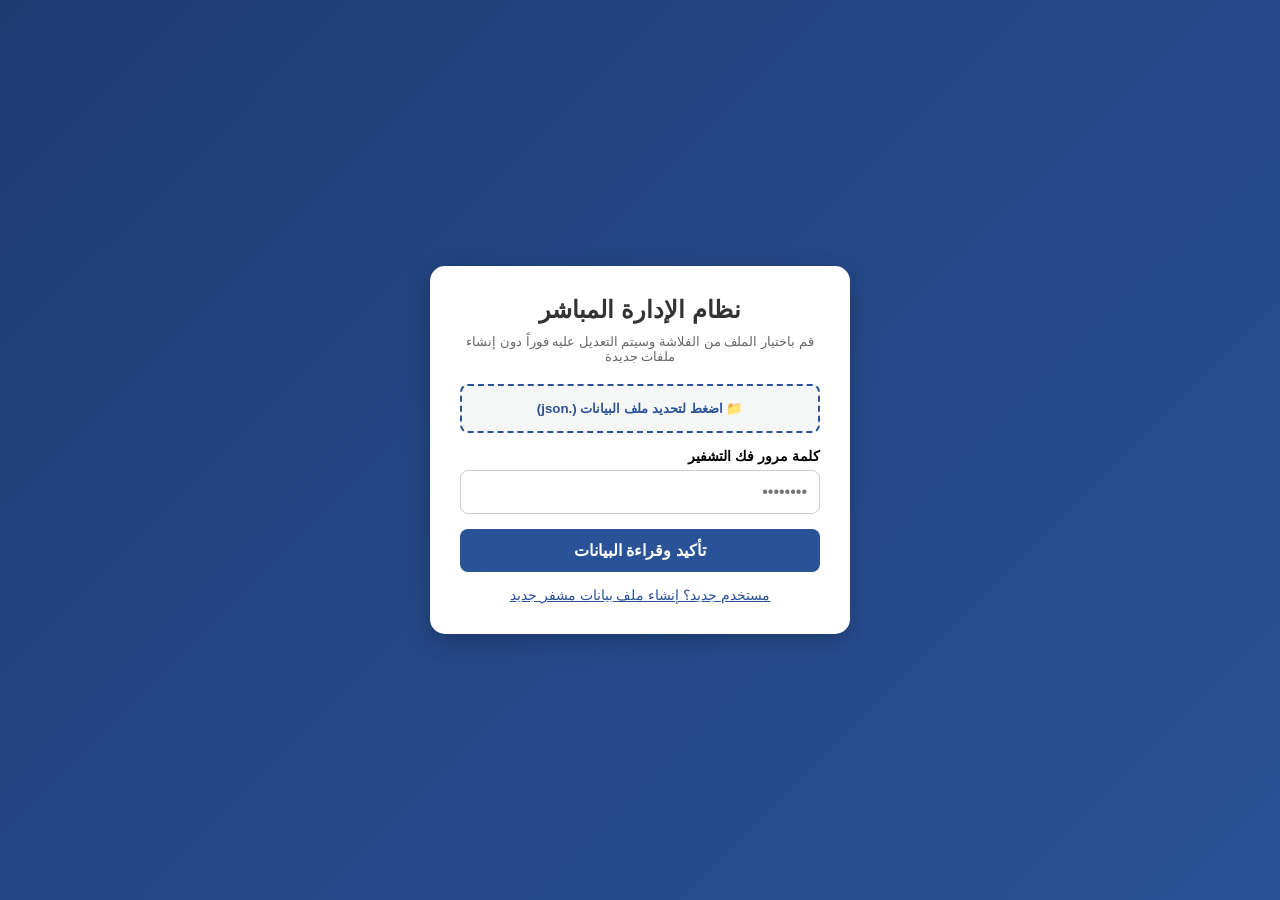
<file: index.html>
<!DOCTYPE html>
<html lang="ar" dir="rtl">
<head>
    <meta charset="UTF-8">
    <meta name="viewport" content="width=device-width, initial-scale=1.0">
    <title>بوابة الإدارة - نظام الكتابة المباشرة</title>
    <style>
        * { box-sizing: border-box; margin: 0; padding: 0; font-family: 'Segoe UI', sans-serif; }
        body { background: linear-gradient(135deg, #1e3c72, #2a5298); height: 100vh; display: flex; justify-content: center; align-items: center; padding: 20px; }
        .login-container { background: #fff; padding: 30px; border-radius: 15px; box-shadow: 0 8px 24px rgba(0,0,0,0.2); width: 100%; max-width: 420px; text-align: center; }
        h2 { color: #333; margin-bottom: 10px; }
        p { color: #666; font-size: 13px; margin-bottom: 20px; }
        .input-group { margin-bottom: 15px; text-align: right; }
        .input-group label { display: block; margin-bottom: 6px; font-weight: bold; font-size: 14px; }
        .input-group input[type="password"] { width: 100%; padding: 12px; border: 1px solid #ccc; border-radius: 8px; font-size: 16px; outline: none; }
        .file-btn { width: 100%; padding: 15px; background: #f4f7f6; border: 2px dashed #2a5298; border-radius: 8px; cursor: pointer; margin-bottom: 15px; font-weight: bold; color: #2a5298; }
        .login-btn { width: 100%; padding: 12px; background: #2a5298; border: none; border-radius: 8px; color: white; font-size: 16px; font-weight: bold; cursor: pointer; }
        .btn-new { background: none; border: none; color: #2a5298; text-decoration: underline; margin-top: 15px; cursor: pointer; font-size: 14px; }
        .error-msg { color: red; font-size: 13px; margin-bottom: 10px; display: none; }
    </style>
</head>
<body>

    <div class="login-container">
        <h2>نظام الإدارة المباشر</h2>
        <p>قم باختيار الملف من الفلاشة وسيتم التعديل عليه فوراً دون إنشاء ملفات جديدة</p>
        
        <p id="error" class="error-msg">فشل في قراءة الملف أو كلمة المرور خاطئة!</p>

        <form id="loginForm">
            <button type="button" class="file-btn" onclick="selectFile()" id="file-label">📁 اضغط لتحديد ملف البيانات (.json)</button>

            <div class="input-group">
                <label>كلمة مرور فك التشفير</label>
                <input type="password" id="password" placeholder="••••••••" required>
            </div>
            
            <button type="submit" class="login-btn">تأكيد وقراءة البيانات</button>
        </form>

        <button class="btn-new" onclick="createNewDatabase()">مستخدم جديد؟ إنشاء ملف بيانات مشفر جديد</button>
    </div>

    <script src="common.js"></script>
    <script>
        let fileHandle = null; // سيتم حفظ مقبض الملف هنا للوصول إليه في باقي الصفحات

        // دالة متطورة تطلب من المستخدم اختيار الملف وتأخذ صلاحية التعديل عليه لاحقاً
        async function selectFile() {
            try {
                const [handle] = await window.showOpenFilePicker({
                    types: [{
                        description: 'JSON Files',
                        accept: { 'application/json': ['.json'] }
                    }],
                    multiple: false
                });
                fileHandle = handle;
                document.getElementById('file-label').innerText = "✅ تم تحديد: " + handle.name;
                
                // تخزين مقبض الملف في IndexedDB ليتم قراءته من صفحات الموظفين والعملاء
                const request = indexedDB.open("SystemDB", 1);
                request.onupgradeneeded = e => e.target.result.createObjectStore("handles");
                request.onsuccess = e => {
                    const db = e.target.result;
                    db.transaction("handles", "readwrite").objectStore("handles").put(handle, "currentFile");
                };
            } catch (err) {
                console.log("تم إلغاء اختيار الملف أو أن المتصفح لا يدعم الخاصية");
            }
        }

        document.getElementById('loginForm').addEventListener('submit', async function(e) {
            e.preventDefault();
            const password = document.getElementById('password').value;
            const error = document.getElementById('error');

            if (!fileHandle) {
                alert("الرجاء تحديد ملف البيانات أولاً!");
                return;
            }

            try {
                const file = await fileHandle.getFile();
                const text = await file.text();
                const fileData = JSON.parse(text);
                let db = null;

                if (fileData.format === "aes-gcm-v1") {
                    // الملف الجديد المشفر فعلياً؛ فك التشفير يفشل تلقائياً عند كلمة مرور خاطئة
                    db = await decryptDb(password, fileData);
                } else if (fileData.secret_key === btoa(password)) {
                    // ملف قديم غير مشفر؛ سيتم تشفيره تلقائياً عند أول حفظ
                    db = fileData;
                }

                if (db) {
                    sessionStorage.setItem('current_db_name', fileHandle.name);
                    sessionStorage.setItem('current_db_pass', password);
                    sessionStorage.setItem('employees', JSON.stringify(db.data || []));
                    sessionStorage.setItem('customers', JSON.stringify(db.customers || []));
                    sessionStorage.setItem('products', JSON.stringify(db.products || []));
                    sessionStorage.setItem('transactions', JSON.stringify(db.transactions || []));

                    window.location.href = "dashboard.html";
                } else {
                    error.style.display = "block";
                }
            } catch(err) {
                error.style.display = "block";
            }
        });

        // إنشاء ملف لأول مرة (مشفر بالكامل بخوارزمية AES-GCM)
        async function createNewDatabase() {
            const pass = prompt("الرجاء تعيين كلمة مرور قوية للملف الجديد:");
            if(!pass) return;

            const emptyDb = await encryptDb(pass, {
                data: [],
                customers: [],
                products: [],
                transactions: []
            });

            const blob = new Blob([JSON.stringify(emptyDb, null, 2)], {type: "application/json"});
            const url = URL.createObjectURL(blob);
            const a = document.createElement('a');
            a.href = url;
            a.download = "company_database.json";
            a.click();
            alert("تم إنشاء وتحميل ملفك الآمن.\nضعه على الفلاشة واشحن به النظام!");
        }
    </script>
</body>
</html>
</file>
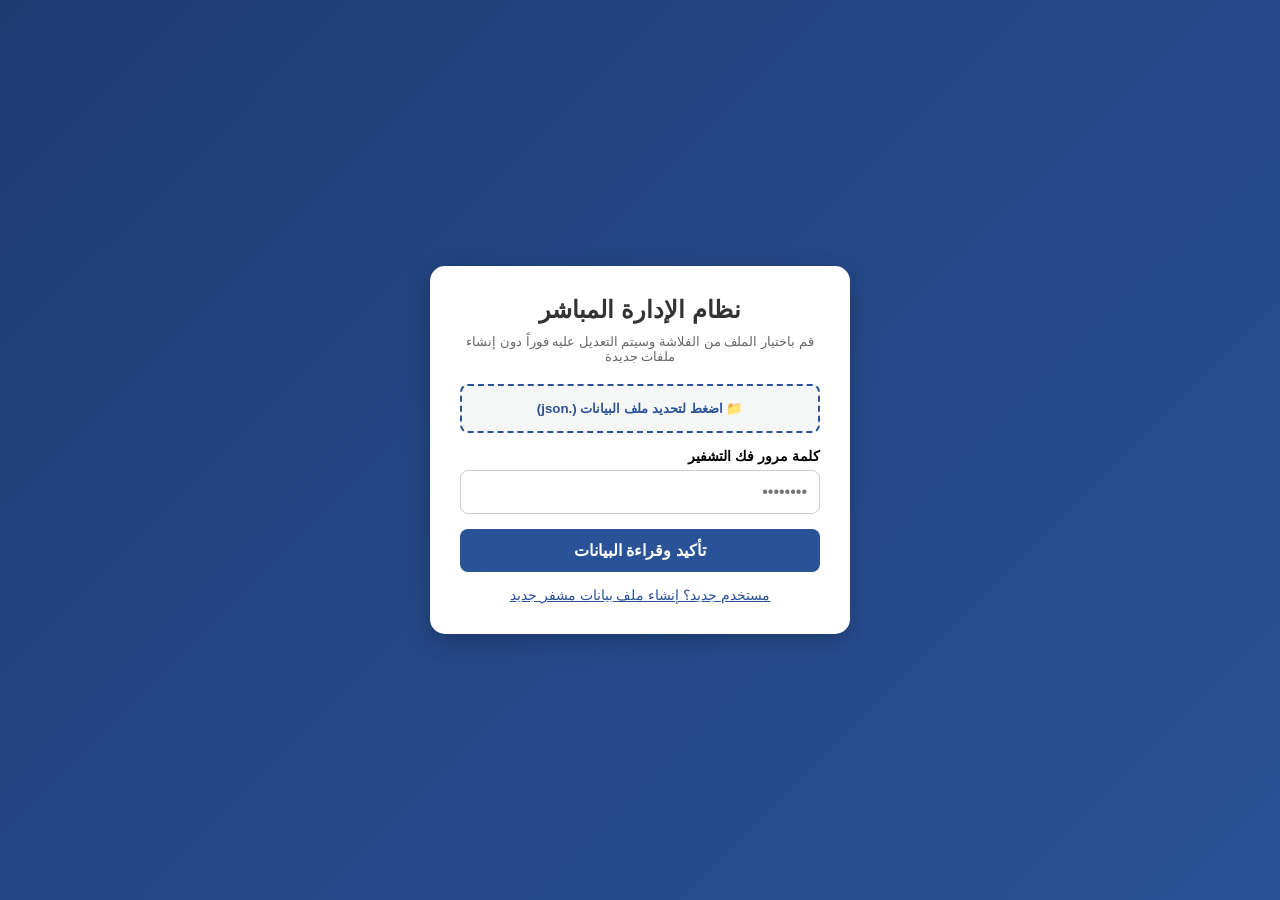
<file: customers.html>
<!DOCTYPE html>
<html lang="ar" dir="rtl">
<head>
    <meta charset="UTF-8">
    <meta name="viewport" content="width=device-width, initial-scale=1.0">
    <title>إدارة العملاء - نظام الفلاشة المعزول</title>
    <link rel="stylesheet" href="https://cdnjs.cloudflare.com/ajax/libs/font-awesome/6.0.0/css/all.min.css">
    <style>
        :root { --primary: #1e3c72; --secondary: #2a5298; --success: #2ecc71; --danger: #e74c3c; --warning: #f39c12; --dark: #2c3e50; --bg: #f4f7f6; }
        * { box-sizing: border-box; margin: 0; padding: 0; font-family: 'Segoe UI', sans-serif; }
        body { background-color: var(--bg); color: #333; padding-bottom: 60px; }
        header { background: var(--primary); color: white; padding: 15px 20px; display: flex; justify-content: space-between; align-items: center; }
        .lang-controls { display: flex; gap: 5px; align-items: center; }
        .nav-btn { background: rgba(255,255,255,0.2); border: none; color: white; padding: 6px 12px; border-radius: 5px; cursor: pointer; text-decoration: none; font-size: 14px; }
        .screens-menu { display: flex; background: var(--dark); justify-content: space-around; padding: 10px 0; }
        .menu-item { color: #ccc; cursor: pointer; font-size: 14px; font-weight: bold; padding: 8px 12px; border-radius: 20px; display: flex; align-items: center; gap: 6px; }
        .menu-item:hover, .menu-item.active { background: var(--secondary); color: white; }
        .container { padding: 20px; max-width: 1200px; margin: 0 auto; }
        .screen { display: none; background: white; padding: 25px; border-radius: 12px; box-shadow: 0 4px 10px rgba(0,0,0,0.05); }
        .screen.active { display: block; }
        .screen h3 { margin-bottom: 20px; color: var(--dark); border-bottom: 2px solid #eee; padding-bottom: 10px; }
        .grid-form { display: grid; grid-template-columns: repeat(auto-fit, minmax(220px, 1fr)); gap: 15px; }
        .form-group { text-align: right; }
        [dir="ltr"] .form-group { text-align: left; }
        .form-group label { display: block; margin-bottom: 5px; font-weight: bold; font-size: 13px; color: #555; }
        .form-group input, .form-group select { width: 100%; padding: 10px; border: 1px solid #ccc; border-radius: 6px; }
        .btn-submit { color: white; border: none; padding: 12px 25px; border-radius: 6px; cursor: pointer; font-weight: bold; margin-top: 20px; width: 100%; font-size: 16px; }
        .btn-add-color { background: var(--success); }
        .btn-edit-color { background: var(--warning); }
        table { width: 100%; border-collapse: collapse; text-align: right; font-size: 14px; }
        [dir="ltr"] table { text-align: left; }
        th, td { padding: 12px 15px; border-bottom: 1px solid #eee; }
        th { background-color: var(--dark); color: white; }
        .action-btn { border: none; padding: 6px 12px; border-radius: 4px; cursor: pointer; color: white; }
        .edit-btn { background-color: var(--warning); }
        .delete-btn { background-color: var(--danger); }
        .no-data { text-align: center; color: #888; padding: 20px; }
        .conditional-field { display: none; }
    </style>
</head>
<body>

    <header>
        <h2 id="page-title">إدارة العملاء - نظام الفلاشة المعزول</h2>
        <div class="lang-controls">
            <button class="nav-btn" onclick="changeLanguage('ar')">AR</button>
            <button class="nav-btn" onclick="changeLanguage('en')">EN</button>
            <button class="nav-btn" onclick="changeLanguage('de')">DE</button>
            <button class="nav-btn" style="background:var(--success);" onclick="saveAndExit()" id="btn-save-exit">💾 حفظ الخروج للملف</button>
        </div>
    </header>

    <div class="screens-menu">
        <div class="menu-item active" id="menu-view" onclick="switchScreen('screen-view')"><i class="fas fa-address-book"></i> <span id="m-view">شاشة العرض</span></div>
        <div class="menu-item" id="menu-add" onclick="switchScreen('screen-add')"><i class="fas fa-user-plus"></i> <span id="m-add">شاشة الإضافة</span></div>
        <div class="menu-item" id="menu-edit" onclick="switchScreen('screen-edit')"><i class="fas fa-edit"></i> <span id="m-edit">شاشة التعديل</span></div>
        <div class="menu-item" id="menu-delete" onclick="switchScreen('screen-delete')"><i class="fas fa-trash-alt"></i> <span id="m-delete">شاشة الحذف</span></div>
    </div>

    <div class="container">
        <div id="screen-view" class="screen active">
            <h3 id="title-view">شاشة عرض بيانات العملاء</h3>
            <table>
                <thead>
                    <tr><th class="th-name">الاسم / الشركة</th><th id="th-type">نوع العميل</th><th class="th-email">البريد الإلكتروني</th><th class="th-phone">رقم الهاتف</th><th id="th-tax-no">الرقم الضريبي / السجل التجاري</th></tr>
                </thead>
                <tbody id="viewTableBody"></tbody>
            </table>
        </div>

        <div id="screen-add" class="screen">
            <h3 id="title-add">شاشة إضافة عميل جديد</h3>
            <form id="addForm" onsubmit="addCustomer(event)">
                <div class="grid-form">
                    <div class="form-group">
                        <label id="lbl-cust-type">نوع العميل</label>
                        <select id="addType" onchange="toggleFields('add')" required>
                            <option value="individual" id="opt-indv">فردي (Individual)</option>
                            <option value="company" id="opt-comp">شركة (Company)</option>
                        </select>
                    </div>
                    <div class="form-group"><label class="lbl-name">الاسم الكامل / اسم الشركة</label><input type="text" id="addName" required></div>
                    <div class="form-group"><label class="lbl-email">البريد الإلكتروني</label><input type="email" id="addEmail" required></div>
                    <div class="form-group"><label class="lbl-phone">رقم الهاتف</label><input type="tel" id="addPhone" required></div>
                    <div class="form-group"><label id="lbl-address">العنوان الكامل</label><input type="text" id="addAddress" required></div>
                    <div class="form-group"><label id="lbl-iban">الحساب البنكي (IBAN)</label><input type="text" id="addIban" required></div>
                    
                    <div class="form-group add-company-field conditional-field"><label id="lbl-cr">رقم السجل التجاري (HRB)</label><input type="text" id="addCrNo"></div>
                    <div class="form-group add-company-field conditional-field"><label id="lbl-ust">الرقم الضريبي للشركة (Ust-IdNr)</label><input type="text" id="addUstNo"></div>
                </div>
                <button type="submit" class="btn-submit btn-add-color" id="btn-submit-add">إضافة العميل مؤقتاً</button>
            </form>
        </div>

        <div id="screen-edit" class="screen">
            <h3 id="title-edit">شاشة تعديل بيانات عميل</h3>
            <div id="editSelectionZone">
                <p id="edit-hint" style="margin-bottom:15px; color:#666;">الرجاء اختيار العميل المراد تعديل بياناته:</p>
                <table>
                    <thead><tr><th class="th-name">الاسم / الشركة</th><th class="th-email">البريد الإلكتروني</th><th class="th-action">الإجراء</th></tr></thead>
                    <tbody id="editSelectTableBody"></tbody>
                </table>
            </div>
            <form id="editForm" onsubmit="updateCustomer(event)" style="display:none;">
                <input type="hidden" id="editIndex">
                <div class="grid-form">
                    <div class="form-group">
                        <label class="lbl-cust-type">نوع العميل</label>
                        <select id="editType" onchange="toggleFields('edit')" required>
                            <option value="individual">فردي (Individual)</option>
                            <option value="company">شركة (Company)</option>
                        </select>
                    </div>
                    <div class="form-group"><label class="lbl-name">الاسم الكامل / اسم الشركة</label><input type="text" id="editName" required></div>
                    <div class="form-group"><label class="lbl-email">البريد الإلكتروني</label><input type="email" id="editEmail" required></div>
                    <div class="form-group"><label class="lbl-phone">رقم الهاتف</label><input type="tel" id="editPhone" required></div>
                    <div class="form-group"><label class="lbl-address">العنوان الكامل</label><input type="text" id="editAddress" required></div>
                    <div class="form-group"><label class="lbl-iban">الحساب البنكي (IBAN)</label><input type="text" id="editIban" required></div>
                    
                    <div class="form-group edit-company-field conditional-field"><label class="lbl-cr">رقم السجل التجاري (HRB)</label><input type="text" id="editCrNo"></div>
                    <div class="form-group edit-company-field conditional-field"><label class="lbl-ust">الرقم الضريبي للشركة (Ust-IdNr)</label><input type="text" id="editUstNo"></div>
                </div>
                <button type="submit" class="btn-submit btn-edit-color" id="btn-submit-edit">تعديل البيانات مؤقتاً</button>
            </form>
        </div>

        <div id="screen-delete" class="screen">
            <h3 id="title-delete">شاشة حذف عميل من النظام</h3>
            <table>
                <thead><tr><th class="th-name">الاسم / الشركة</th><th class="th-email">البريد الإلكتروني</th><th class="th-action">الإجراء</th></tr></thead>
                <tbody id="deleteTableBody"></tbody>
            </table>
        </div>
    </div>

    <script src="common.js"></script>
    <script>
        // حماية الصفحة: إذا لم تُفتح جلسة صالحة، يعود لصفحة الدخول
        if(!sessionStorage.getItem('current_db_pass')) {
            window.location.href = "index.html";
        }
        let currentLang = 'ar';
        // لتجنب التداخل مع الموظفين، نقرأ مصفوفة العملاء المستقلة من نفس الجلسة المحملة
        let customers = JSON.parse(sessionStorage.getItem('customers')) || [];

        function toggleFields(prefix) {
            const type = document.getElementById(prefix + 'Type').value;
            const fields = document.querySelectorAll('.' + prefix + '-company-field');
            fields.forEach(f => f.style.display = (type === 'company') ? 'block' : 'none');
        }

        function switchScreen(screenId) {
            document.querySelectorAll('.screen').forEach(s => s.classList.remove('active'));
            document.querySelectorAll('.menu-item').forEach(m => m.classList.remove('active'));
            document.getElementById(screenId).classList.add('active');
            if(screenId === 'screen-view') document.getElementById('menu-view').classList.add('active');
            if(screenId === 'screen-add') document.getElementById('menu-add').classList.add('active');
            if(screenId === 'screen-edit') document.getElementById('menu-edit').classList.add('active');
            if(screenId === 'screen-delete') document.getElementById('menu-delete').classList.add('active');
            
            document.getElementById('editForm').style.display = "none";
            document.getElementById('editSelectionZone').style.display = "block";
            renderAllScreens();
        }

        function renderAllScreens() {
            sessionStorage.setItem('customers', JSON.stringify(customers));
            const tNoData = dict[currentLang].noData;
            
            // 1. العرض
            const viewBody = document.getElementById('viewTableBody');
            viewBody.innerHTML = customers.length === 0 ? `<tr><td colspan="5" class="no-data">${tNoData}</td></tr>` : "";
            customers.forEach(cust => {
                const taxInfo = cust.type === 'company' ? `${esc(cust.crNo)} / ${esc(cust.ustNo)}` : '-';
                const typeText = cust.type === 'company' ? dict[currentLang].company : dict[currentLang].individual;
                viewBody.innerHTML += `<tr><td>${esc(cust.name)}</td><td>${typeText}</td><td>${esc(cust.email)}</td><td>${esc(cust.phone)}</td><td>${taxInfo}</td></tr>`;
            });

            // 2. التعديل
            const editBody = document.getElementById('editSelectTableBody');
            editBody.innerHTML = customers.length === 0 ? `<tr><td colspan="3" class="no-data">${tNoData}</td></tr>` : "";
            customers.forEach((cust, idx) => {
                editBody.innerHTML += `<tr><td>${esc(cust.name)}</td><td>${esc(cust.email)}</td><td><button class="action-btn edit-btn" onclick="startEdit(${idx})">${dict[currentLang].btnEditAction}</button></td></tr>`;
            });

            // 3. الحذف
            const deleteBody = document.getElementById('deleteTableBody');
            deleteBody.innerHTML = customers.length === 0 ? `<tr><td colspan="3" class="no-data">${tNoData}</td></tr>` : "";
            customers.forEach((cust, idx) => {
                deleteBody.innerHTML += `<tr><td>${esc(cust.name)}</td><td>${esc(cust.email)}</td><td><button class="action-btn delete-btn" onclick="deleteCustomer(${idx})">${dict[currentLang].btnDelAction}</button></td></tr>`;
            });
        }

        function addCustomer(e) {
            e.preventDefault();
            customers.push({
                type: document.getElementById('addType').value, name: document.getElementById('addName').value,
                email: document.getElementById('addEmail').value, phone: document.getElementById('addPhone').value,
                address: document.getElementById('addAddress').value, iban: document.getElementById('addIban').value,
                crNo: document.getElementById('addCrNo').value, ustNo: document.getElementById('addUstNo').value
            });
            document.getElementById('addForm').reset();
            toggleFields('add');
            alert(dict[currentLang].alertAdd);
            switchScreen('screen-view');
        }

        function startEdit(idx) {
            const cust = customers[idx];
            document.getElementById('editIndex').value = idx;
            document.getElementById('editType').value = cust.type;
            document.getElementById('editName').value = cust.name;
            document.getElementById('editEmail').value = cust.email;
            document.getElementById('editPhone').value = cust.phone;
            document.getElementById('editAddress').value = cust.address;
            document.getElementById('editIban').value = cust.iban;
            document.getElementById('editCrNo').value = cust.crNo || '';
            document.getElementById('editUstNo').value = cust.ustNo || '';

            toggleFields('edit');
            document.getElementById('editSelectionZone').style.display = "none";
            document.getElementById('editForm').style.display = "block";
        }

        function updateCustomer(e) {
            e.preventDefault();
            const idx = document.getElementById('editIndex').value;
            customers[idx] = {
                type: document.getElementById('editType').value, name: document.getElementById('editName').value,
                email: document.getElementById('editEmail').value, phone: document.getElementById('editPhone').value,
                address: document.getElementById('editAddress').value, iban: document.getElementById('editIban').value,
                crNo: document.getElementById('editCrNo').value, ustNo: document.getElementById('editUstNo').value
            };
            alert(dict[currentLang].alertEdit);
            switchScreen('screen-view');
        }

        function deleteCustomer(idx) {
            if(confirm(dict[currentLang].confirmDel)) {
                customers.splice(idx, 1);
                renderAllScreens();
            }
        }

        // الحفظ الموحد: يحفظ كل الأقسام (موظفين + عملاء + منتجات + عمليات) مشفرة في الملف
        async function saveAndExit() {
            sessionStorage.setItem('customers', JSON.stringify(customers));
            await saveDbAndExit("تم حفظ كل التعديلات بنجاح وإغلاق الجلسة!");
        }

        const dict = {
            ar: { dir: "rtl", title: "إدارة العملاء - نظام الفلاشة المعزول", view: "شاشة العرض", add: "شاشة الإضافة", edit: "شاشة التعديل", del: "شاشة الحذف", noData: "لا يوجد عملاء مسجلين حالياً", btnEditAction: "تعديل", btnDelAction: "حذف", alertAdd: "تمت إضافة العميل بنجاح!", alertEdit: "تم التحديث بنجاح!", confirmDel: "هل تريد حذف العميل؟", individual: "فردي", company: "شركة" },
            en: { dir: "ltr", title: "Customer Management - USB Isolated Mode", view: "View Screen", add: "Add Screen", edit: "Edit Screen", del: "Delete Screen", noData: "No customers found", btnEditAction: "Edit", btnDelAction: "Delete", alertAdd: "Customer added successfully!", alertEdit: "Updated successfully!", confirmDel: "Confirm Delete?", individual: "Individual", company: "Company" },
            de: { dir: "ltr", title: "Kundenverwaltung - USB-Isoliert", view: "Anzeige", add: "Hinzufügen", edit: "Bearbeiten", del: "Löschen", noData: "Keine Kunden gefunden", btnEditAction: "Bearbeiten", btnDelAction: "Löschen", alertAdd: "Kunde erfolgreich hinzugefügt!", alertEdit: "Erfolgreich aktualisiert!", confirmDel: "Löschen bestätigen?", individual: "Privatperson", company: "Unternehmen" }
        };

        function changeLanguage(lang) {
            currentLang = lang; let ln = dict[lang]; document.documentElement.dir = ln.dir;
            document.getElementById('page-title').innerText = ln.title;
            document.getElementById('m-view').innerText = ln.view; document.getElementById('m-add').innerText = ln.add;
            document.getElementById('m-edit').innerText = ln.edit; document.getElementById('m-delete').innerText = ln.del;
            renderAllScreens();
        }

        // قراءة أولية لتجهيز الجداول بناءً على ملف الـ JSON المرفوع
        renderAllScreens();
    </script>
</body>
</html>
</file>
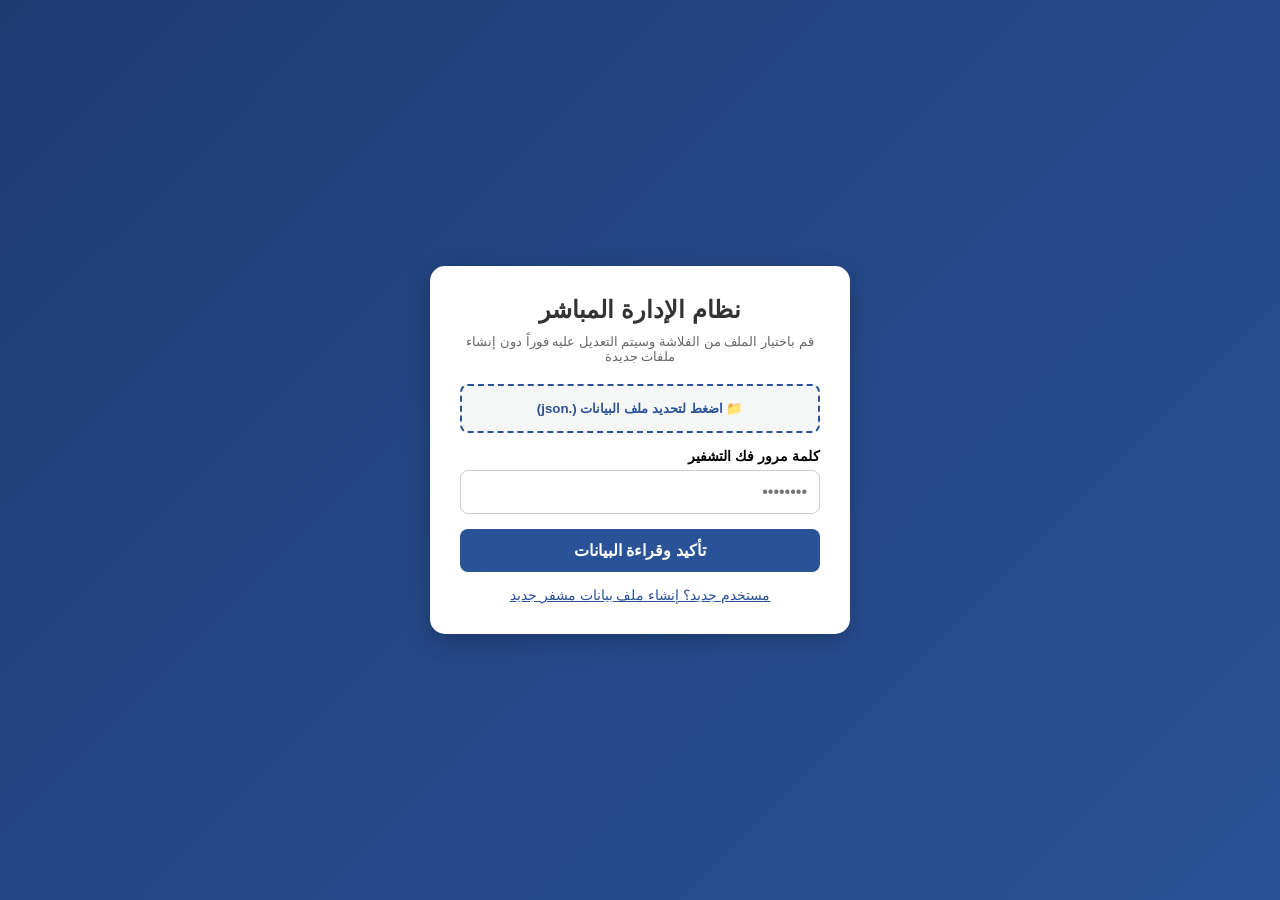
<file: dashboard.html>
<!DOCTYPE html>
<html lang="ar" dir="rtl">
<head>
    <meta charset="UTF-8">
    <meta name="viewport" content="width=device-width, initial-scale=1.0">
    <title>لوحة التحكم الرئيسية</title>
    <style>
        * { box-sizing: border-box; margin: 0; padding: 0; font-family: 'Segoe UI', sans-serif; }
        body { background-color: #f4f7f6; color: #333; }
        header { background-color: #4a00e0; color: white; padding: 20px; display: flex; justify-content: space-between; align-items: center; }
        .container { padding: 30px; max-width: 1200px; margin: 0 auto; }
        .grid-container { display: grid; grid-template-columns: repeat(auto-fit, minmax(250px, 1fr)); gap: 20px; }
        .card { background-color: white; padding: 25px; border-radius: 12px; box-shadow: 0 4px 10px rgba(0,0,0,0.05); text-align: center; }
        .card h3 { color: #4a00e0; margin-bottom: 10px; }
        .enter-btn { display: inline-block; padding: 10px 20px; background-color: #8e2de2; color: white; text-decoration: none; border-radius: 6px; }
    </style>
</head>
<body>

    <header>
        <h1>نظام الإدارة الموحد</h1>
        <span id="file-info" style="font-size:12px; background:rgba(255,255,255,0.2); padding:5px 10px; border-radius:4px;"></span>
    </header>

    <div class="container">
        <div style="margin-bottom: 20px;">
            <h2>مرحباً بك في النظام الرئيسي</h2>
            <p>تم تحميل البيانات من ملفك بنجاح.</p>
        </div>

        <div class="grid-container">
            <div class="card">
                <h3>إدارة الموظفين</h3>
                <p>إضافة، تعديل، حذف، واستعراض شاشات الموظفين.</p>
                <a href="employees.html" class="enter-btn">دخول القسم</a>
            </div>
            <div class="card">
                <h3>إدارة العملاء</h3>
                <p>إدارة بيانات العملاء (شركات وأفراد) بشكل معزول وآمن.</p>
                <a href="customers.html" class="enter-btn">دخول القسم</a>
            </div>
            <div class="card">
                <h3>إدارة المستودعات والجرد</h3>
                <p>إدارة المنتجات، عمليات البيع والشراء، وربطها بالعملاء مع الجرد الفوري.</p>
                <a href="inventory.html" class="enter-btn">دخول القسم</a>
            </div>
        </div>
    </div>

    <script>
        // حماية الصفحة: إذا لم يرفع ملف، يعود لصفحة الدخول
        if(!sessionStorage.getItem('employees')) {
            window.location.href = "index.html";
        } else {
            document.getElementById('file-info').innerText = "📂 الملف النشط: " + sessionStorage.getItem('current_db_name');
        }
    </script>
</body>
</html>
</file>
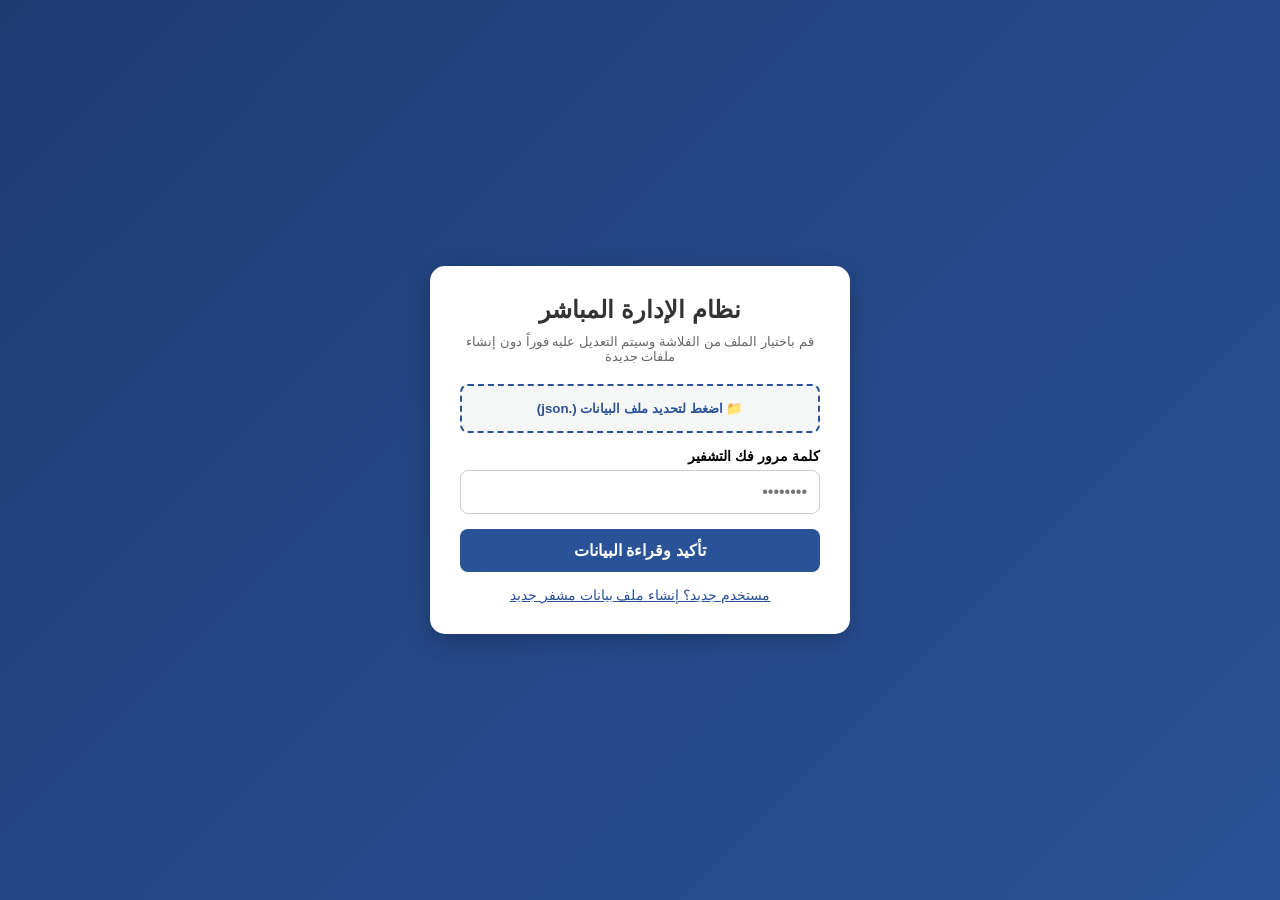
<file: employees.html>
<!DOCTYPE html>
<html lang="ar" dir="rtl">
<head>
    <meta charset="UTF-8">
    <meta name="viewport" content="width=device-width, initial-scale=1.0">
    <title>إدارة الموظفين - نظام الفلاشة المعزول</title>
    <link rel="stylesheet" href="https://cdnjs.cloudflare.com/ajax/libs/font-awesome/6.0.0/css/all.min.css">
    <style>
        :root { --primary: #4a00e0; --secondary: #8e2de2; --success: #2ecc71; --danger: #e74c3c; --warning: #f39c12; --dark: #2c3e50; --bg: #f4f7f6; }
        * { box-sizing: border-box; margin: 0; padding: 0; font-family: 'Segoe UI', sans-serif; }
        body { background-color: var(--bg); color: #333; padding-bottom: 60px; }
        header { background: var(--primary); color: white; padding: 15px 20px; display: flex; justify-content: space-between; align-items: center; }
        .lang-controls { display: flex; gap: 5px; align-items: center; }
        .nav-btn { background: rgba(255,255,255,0.2); border: none; color: white; padding: 6px 12px; border-radius: 5px; cursor: pointer; text-decoration: none; font-size: 14px; }
        .screens-menu { display: flex; background: var(--dark); justify-content: space-around; padding: 10px 0; }
        .menu-item { color: #ccc; cursor: pointer; font-size: 14px; font-weight: bold; padding: 8px 12px; border-radius: 20px; display: flex; align-items: center; gap: 6px; }
        .menu-item:hover, .menu-item.active { background: var(--secondary); color: white; }
        .container { padding: 20px; max-width: 1200px; margin: 0 auto; }
        .screen { display: none; background: white; padding: 25px; border-radius: 12px; box-shadow: 0 4px 10px rgba(0,0,0,0.05); }
        .screen.active { display: block; }
        .screen h3 { margin-bottom: 20px; color: var(--dark); border-bottom: 2px solid #eee; padding-bottom: 10px; }
        .grid-form { display: grid; grid-template-columns: repeat(auto-fit, minmax(220px, 1fr)); gap: 15px; }
        .form-group { text-align: right; }
        [dir="ltr"] .form-group { text-align: left; }
        .form-group label { display: block; margin-bottom: 5px; font-weight: bold; font-size: 13px; color: #555; }
        .form-group input { width: 100%; padding: 10px; border: 1px solid #ccc; border-radius: 6px; }
        .btn-submit { color: white; border: none; padding: 12px 25px; border-radius: 6px; cursor: pointer; font-weight: bold; margin-top: 20px; width: 100%; font-size: 16px; }
        .btn-add-color { background: var(--success); }
        .btn-edit-color { background: var(--warning); }
        table { width: 100%; border-collapse: collapse; text-align: right; font-size: 14px; }
        [dir="ltr"] table { text-align: left; }
        th, td { padding: 12px 15px; border-bottom: 1px solid #eee; }
        th { background-color: var(--dark); color: white; }
        .action-btn { border: none; padding: 6px 12px; border-radius: 4px; cursor: pointer; color: white; }
        .edit-btn { background-color: var(--warning); }
        .delete-btn { background-color: var(--danger); }
        .no-data { text-align: center; color: #888; padding: 20px; }
    </style>
</head>
<body>

    <header>
        <h2 id="page-title">إدارة الموظفين - نظام الفلاشة المعزول</h2>
        <div class="lang-controls">
            <button class="nav-btn" onclick="changeLanguage('ar')">AR</button>
            <button class="nav-btn" onclick="changeLanguage('en')">EN</button>
            <button class="nav-btn" onclick="changeLanguage('de')">DE</button>
            <button class="nav-btn" style="background:var(--success);" onclick="saveAndExit()" id="btn-save-exit">💾 حفظ الخروج للملف</button>
        </div>
    </header>

    <div class="screens-menu">
        <div class="menu-item active" id="menu-view" onclick="switchScreen('screen-view')"><i class="fas fa-users"></i> <span id="m-view">شاشة العرض</span></div>
        <div class="menu-item" id="menu-add" onclick="switchScreen('screen-add')"><i class="fas fa-user-plus"></i> <span id="m-add">شاشة الإضافة</span></div>
        <div class="menu-item" id="menu-edit" onclick="switchScreen('screen-edit')"><i class="fas fa-user-edit"></i> <span id="m-edit">شاشة التعديل</span></div>
        <div class="menu-item" id="menu-delete" onclick="switchScreen('screen-delete')"><i class="fas fa-user-slash"></i> <span id="m-delete">شاشة الحذف</span></div>
    </div>

    <div class="container">
        <div id="screen-view" class="screen active">
            <h3 id="title-view">شاشة عرض بيانات الموظفين</h3>
            <table style="width:100%">
                <thead>
                    <tr><th class="th-name">الاسم الكامل</th><th class="th-role">المسمى الوظيفي</th><th class="th-salary">الراتب الإجمالي</th><th class="th-iban">الحساب البنكي (IBAN)</th><th class="th-id">رقم الهوية</th></tr>
                </thead>
                <tbody id="viewTableBody"></tbody>
            </table>
        </div>

        <div id="screen-add" class="screen">
            <h3 id="title-add">شاشة إضافة موظف جديد</h3>
            <form id="addForm" onsubmit="addEmployee(event)">
                <div class="grid-form">
                    <div class="form-group"><label class="lbl-name">الاسم الكامل</label><input type="text" id="addName" required></div>
                    <div class="form-group"><label class="lbl-id">رقم الهوية</label><input type="text" id="addIdCard" required></div>
                    <div class="form-group"><label class="lbl-email">البريد الإلكتروني</label><input type="email" id="addEmail" required></div>
                    <div class="form-group"><label class="lbl-phone">رقم الهاتف</label><input type="tel" id="addPhone" required></div>
                    <div class="form-group"><label class="lbl-tax">الرقم الضريبي (Steuer-ID)</label><input type="text" id="addTaxId" required></div>
                    <div class="form-group"><label class="lbl-social">رقم التأمين الاجتماعي</label><input type="text" id="addSocialId" required></div>
                    <div class="form-group"><label class="lbl-iban">الحساب البنكي (IBAN)</label><input type="text" id="addIban" required></div>
                    <div class="form-group"><label class="lbl-salary">الراتب الإجمالي</label><input type="number" id="addSalary" required></div>
                    <div class="form-group"><label class="lbl-leaves">رصيد الإجازات السنوي</label><input type="number" id="addLeaves" value="30" required></div>
                    <div class="form-group"><label class="lbl-role">المسمى الوظيفي</label><input type="text" id="addRole" required></div>
                </div>
                <button type="submit" class="btn-submit btn-add-color" id="btn-submit-add">إضافة إلى النظام مؤقتاً</button>
            </form>
        </div>

        <div id="screen-edit" class="screen">
            <h3 id="title-edit">شاشة تعديل بيانات موظف</h3>
            <div id="editSelectionZone">
                <p id="edit-hint" style="margin-bottom:15px; color:#666;">الرجاء اختيار الموظف المراد تعديل بياناته:</p>
                <table>
                    <thead><tr><th class="th-name">الاسم الكامل</th><th class="th-role">المسمى الوظيفي</th><th class="th-action">الإجراء</th></tr></thead>
                    <tbody id="editSelectTableBody"></tbody>
                </table>
            </div>
            <form id="editForm" onsubmit="updateEmployee(event)" style="display:none;">
                <input type="hidden" id="editIndex">
                <div class="grid-form">
                    <div class="form-group"><label class="lbl-name">الاسم الكامل</label><input type="text" id="editName" required></div>
                    <div class="form-group"><label class="lbl-id">رقم الهوية</label><input type="text" id="editIdCard" required></div>
                    <div class="form-group"><label class="lbl-email">البريد الإلكتروني</label><input type="email" id="editEmail" required></div>
                    <div class="form-group"><label class="lbl-phone">رقم الهاتف</label><input type="tel" id="editPhone" required></div>
                    <div class="form-group"><label class="lbl-tax">الرقم الضريبي (Steuer-ID)</label><input type="text" id="editTaxId" required></div>
                    <div class="form-group"><label class="lbl-social">رقم التأمين الاجتماعي</label><input type="text" id="editSocialId" required></div>
                    <div class="form-group"><label class="lbl-iban">الحساب البنكي (IBAN)</label><input type="text" id="editIban" required></div>
                    <div class="form-group"><label class="lbl-salary">الراتب الإجمالي</label><input type="number" id="editSalary" required></div>
                    <div class="form-group"><label class="lbl-leaves">رصيد الإجازات السنوي</label><input type="number" id="editLeaves" required></div>
                    <div class="form-group"><label class="lbl-role">المسمى الوظيفي</label><input type="text" id="editRole" required></div>
                </div>
                <button type="submit" class="btn-submit btn-edit-color" id="btn-submit-edit">تعديل البيانات مؤقتاً</button>
            </form>
        </div>

        <div id="screen-delete" class="screen">
            <h3 id="title-delete">شاشة حذف موظف من النظام</h3>
            <table>
                <thead><tr><th class="th-name">الاسم الكامل</th><th class="th-role">المسمى الوظيفي</th><th class="th-id">رقم الهوية</th><th class="th-action">الإجراء</th></tr></thead>
                <tbody id="deleteTableBody"></tbody>
            </table>
        </div>
    </div>

    <script src="common.js"></script>
    <script>
        // حماية الصفحة: إذا لم تُفتح جلسة صالحة، يعود لصفحة الدخول
        if(!sessionStorage.getItem('current_db_pass')) {
            window.location.href = "index.html";
        }
        let currentLang = 'ar';
        // قراءة البيانات من جلسة التصفح المؤقتة (وليس من localStorage الدائم)
        let employees = JSON.parse(sessionStorage.getItem('employees')) || [];

        function switchScreen(screenId) {
            document.querySelectorAll('.screen').forEach(s => s.classList.remove('active'));
            document.querySelectorAll('.menu-item').forEach(m => m.classList.remove('active'));
            document.getElementById(screenId).classList.add('active');
            if(screenId === 'screen-view') document.getElementById('menu-view').classList.add('active');
            if(screenId === 'screen-add') document.getElementById('menu-add').classList.add('active');
            if(screenId === 'screen-edit') document.getElementById('menu-edit').classList.add('active');
            if(screenId === 'screen-delete') document.getElementById('menu-delete').classList.add('active');
            
            document.getElementById('editForm').style.display = "none";
            document.getElementById('editSelectionZone').style.display = "block";
            renderAllScreens();
        }

        function renderAllScreens() {
            sessionStorage.setItem('employees', JSON.stringify(employees));
            const tNoData = dict[currentLang].noData;
            
            // 1. العرض
            const viewBody = document.getElementById('viewTableBody');
            viewBody.innerHTML = employees.length === 0 ? `<tr><td colspan="5" class="no-data">${tNoData}</td></tr>` : "";
            employees.forEach(emp => {
                viewBody.innerHTML += `<tr><td>${esc(emp.name)}</td><td>${esc(emp.role)}</td><td>${esc(emp.salary)} €</td><td>${esc(emp.iban)}</td><td>${esc(emp.idCard)}</td></tr>`;
            });

            // 2. التعديل
            const editBody = document.getElementById('editSelectTableBody');
            editBody.innerHTML = employees.length === 0 ? `<tr><td colspan="3" class="no-data">${tNoData}</td></tr>` : "";
            employees.forEach((emp, idx) => {
                editBody.innerHTML += `<tr><td>${esc(emp.name)}</td><td>${esc(emp.role)}</td><td><button class="action-btn edit-btn" onclick="startEdit(${idx})">${dict[currentLang].btnEditAction}</button></td></tr>`;
            });

            // 3. الحذف
            const deleteBody = document.getElementById('deleteTableBody');
            deleteBody.innerHTML = employees.length === 0 ? `<tr><td colspan="4" class="no-data">${tNoData}</td></tr>` : "";
            employees.forEach((emp, idx) => {
                deleteBody.innerHTML += `<tr><td>${esc(emp.name)}</td><td>${esc(emp.role)}</td><td>${esc(emp.idCard)}</td><td><button class="action-btn delete-btn" onclick="deleteEmployee(${idx})">${dict[currentLang].btnDelAction}</button></td></tr>`;
            });
        }

        function addEmployee(e) {
            e.preventDefault();
            employees.push({
                name: document.getElementById('addName').value, idCard: document.getElementById('addIdCard').value,
                email: document.getElementById('addEmail').value, phone: document.getElementById('addPhone').value,
                taxId: document.getElementById('addTaxId').value, socialId: document.getElementById('addSocialId').value,
                iban: document.getElementById('addIban').value, salary: document.getElementById('addSalary').value,
                leaves: document.getElementById('addLeaves').value, role: document.getElementById('addRole').value
            });
            document.getElementById('addForm').reset();
            alert(dict[currentLang].alertAdd);
            switchScreen('screen-view');
        }

        function startEdit(idx) {
            const emp = employees[idx];
            document.getElementById('editIndex').value = idx;
            document.getElementById('editName').value = emp.name; document.getElementById('editIdCard').value = emp.idCard;
            document.getElementById('editEmail').value = emp.email; document.getElementById('editPhone').value = emp.phone;
            document.getElementById('editTaxId').value = emp.taxId; document.getElementById('editSocialId').value = emp.socialId;
            document.getElementById('editIban').value = emp.iban; document.getElementById('editSalary').value = emp.salary;
            document.getElementById('editLeaves').value = emp.leaves; document.getElementById('editRole').value = emp.role;

            document.getElementById('editSelectionZone').style.display = "none";
            document.getElementById('editForm').style.display = "block";
        }

        function updateEmployee(e) {
            e.preventDefault();
            const idx = document.getElementById('editIndex').value;
            employees[idx] = {
                name: document.getElementById('editName').value, idCard: document.getElementById('editIdCard').value,
                email: document.getElementById('editEmail').value, phone: document.getElementById('editPhone').value,
                taxId: document.getElementById('editTaxId').value, socialId: document.getElementById('editSocialId').value,
                iban: document.getElementById('editIban').value, salary: document.getElementById('editSalary').value,
                leaves: document.getElementById('editLeaves').value, role: document.getElementById('editRole').value
            };
            alert(dict[currentLang].alertEdit);
            switchScreen('screen-view');
        }

        function deleteEmployee(idx) {
            if(confirm(dict[currentLang].confirmDel)) {
                employees.splice(idx, 1);
                renderAllScreens();
            }
        }

        // الحفظ الموحد: يحفظ كل الأقسام (موظفين + عملاء + منتجات + عمليات) مشفرة في الملف
        async function saveAndExit() {
            sessionStorage.setItem('employees', JSON.stringify(employees));
            await saveDbAndExit("تم حفظ كل التعديلات في الملف المشفر بنجاح!\nالآن تم قفل النظام بأمان.");
        }

        const dict = {
            ar: { dir: "rtl", title: "إدارة الموظفين - نظام الفلاشة المعزول", view: "شاشة العرض", add: "شاشة الإضافة", edit: "شاشة التعديل", del: "شاشة الحذف", noData: "لا يوجد موظفين مسجلين حالياً", btnEditAction: "تعديل", btnDelAction: "حذف", alertAdd: "تمت الإضافة المؤقتة بنجاح!", alertEdit: "تم التعديل المؤقت بنجاح!", confirmDel: "هل أنت متأكد من الحذف؟" },
            en: { dir: "ltr", title: "Employee Management - USB Isolated Mode", view: "View Screen", add: "Add Screen", edit: "Edit Screen", del: "Delete Screen", noData: "No employees found", btnEditAction: "Edit", btnDelAction: "Delete", alertAdd: "Temporarily Added!", alertEdit: "Temporarily Updated!", confirmDel: "Confirm Delete?" },
            de: { dir: "ltr", title: "Mitarbeiterverwaltung - USB-Isoliert", view: "Anzeige", add: "Hinzufügen", edit: "Bearbeiten", del: "Löschen", noData: "Keine Mitarbeiter gefunden", btnEditAction: "Bearbeiten", btnDelAction: "Löschen", alertAdd: "Temporär hinzugefügt!", alertEdit: "Temporär aktualisiert!", confirmDel: "Löschen bestätigen?" }
        };

        function changeLanguage(lang) {
            currentLang = lang; let ln = dict[lang]; document.documentElement.dir = ln.dir;
            document.getElementById('page-title').innerText = ln.title;
            document.getElementById('m-view').innerText = ln.view; document.getElementById('m-add').innerText = ln.add;
            document.getElementById('m-edit').innerText = ln.edit; document.getElementById('m-delete').innerText = ln.del;
            renderAllScreens();
        }

        renderAllScreens();
    </script>
</body>
</html>
</file>
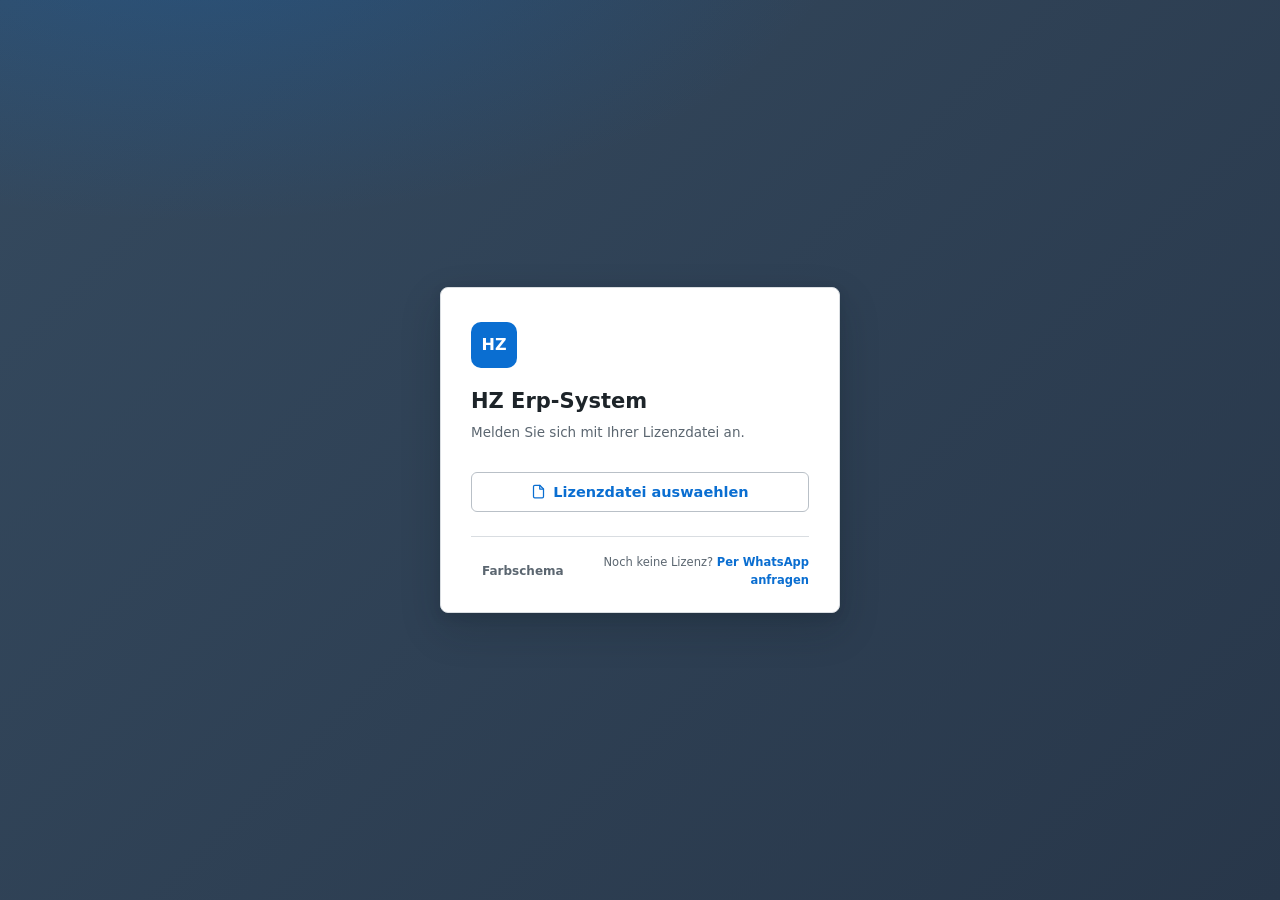
<file: hz-erp-system.html>
<!DOCTYPE html>
<html lang="de">
<head>
<meta charset="UTF-8">
<meta name="viewport" content="width=device-width, initial-scale=1.0">
<meta name="color-scheme" content="light dark">
<meta name="description" content="HZ Erp-System - Zeiterfassung und Hauptbuch, vollstaendig lokal.">
<title>HZ Erp-System</title>
<!--
  Erzeugt von build.ps1 am 2026-09-04 20:57 - NICHT von Hand bearbeiten.
  Die Quelldateien liegen unter src/, siehe README.md.
-->
<style>
/* ===== core/hz-core.css ===== */
/* =============================================================
   HZ · Gemeinsames Design-System
   -------------------------------------------------------------
   Farben, Schrift, Formularelemente, Tabellen, Toasts, Dialoge.
   Beide Anwendungen bauen darauf auf; app-spezifisches Layout
   steht in erp.css bzw. gen.css.

   Farbschema: data-theme="hell" | "dunkel" auf <html>, gesetzt
   von HZ.ui.themeAnwenden(). Kein Wert wird nur in einem
   Media-Query definiert, damit der Umschalter in beide
   Richtungen greift.
   ============================================================= */

:root,
:root[data-theme="hell"] {
  --shell:            #354a5f;
  --shell-dark:       #28374a;
  --shell-text:       #ffffff;

  --primary:          #0a6ed1;
  --primary-dark:     #085caf;
  --primary-weich:    #eaf2fc;
  --primary-rand:     #cfe2f8;

  --bg:               #f2f4f6;
  --flaeche:          #ffffff;
  --flaeche-2:        #f7f8f9;
  --flaeche-hover:    #eef1f4;
  --rand:             #d9dde1;
  --rand-stark:       #b9c0c7;

  --text:             #1d2429;
  --text-leise:       #5b6670;
  --text-aus:         #9aa3ab;

  --erfolg:           #0f7b3d;
  --erfolg-weich:     #e8f5ed;
  --erfolg-rand:      #bfe3cd;
  --warn:             #b35900;
  --warn-weich:       #fff4e5;
  --warn-rand:        #f2d9b0;
  --gefahr:           #b30000;
  --gefahr-weich:     #fdecec;
  --gefahr-rand:      #f2c7c7;

  --schatten-1: 0 1px 2px rgba(16,24,32,.08), 0 1px 3px rgba(16,24,32,.06);
  --schatten-2: 0 4px 12px rgba(16,24,32,.10), 0 2px 4px rgba(16,24,32,.06);
  --schatten-3: 0 16px 40px rgba(16,24,32,.20), 0 4px 12px rgba(16,24,32,.12);

  --radius:    8px;
  --radius-s:  6px;
  --radius-xs: 4px;
  color-scheme: light;
}

:root[data-theme="dunkel"] {
  --shell:            #1b2430;
  --shell-dark:       #141b24;
  --shell-text:       #e8edf2;

  --primary:          #5aa9f0;
  --primary-dark:     #7cbdf5;
  --primary-weich:    #16273a;
  --primary-rand:     #24405c;

  --bg:               #10161d;
  --flaeche:          #19212b;
  --flaeche-2:        #1f2833;
  --flaeche-hover:    #26313e;
  --rand:             #2e3945;
  --rand-stark:       #43505f;

  --text:             #e6ebf0;
  --text-leise:       #a3b0bd;
  --text-aus:         #6c7885;

  --erfolg:           #4cc57e;
  --erfolg-weich:     #12291d;
  --erfolg-rand:      #1f4530;
  --warn:             #e8a34d;
  --warn-weich:       #2c2113;
  --warn-rand:        #4d3a1c;
  --gefahr:           #f2706e;
  --gefahr-weich:     #2d1616;
  --gefahr-rand:      #542626;

  --schatten-1: 0 1px 2px rgba(0,0,0,.4);
  --schatten-2: 0 4px 12px rgba(0,0,0,.45);
  --schatten-3: 0 16px 40px rgba(0,0,0,.6);
  color-scheme: dark;
}

* { box-sizing: border-box; }

html, body { margin: 0; padding: 0; }

body {
  font-family: "Segoe UI", "72", -apple-system, system-ui, Roboto, Arial, sans-serif;
  background: var(--bg);
  color: var(--text);
  min-height: 100vh;
  font-size: 14px;
  line-height: 1.5;
  -webkit-font-smoothing: antialiased;
}

/* Tastaturbedienung muss immer sichtbar sein. */
:focus-visible {
  outline: 2px solid var(--primary);
  outline-offset: 2px;
  border-radius: var(--radius-xs);
}

/* ---------- Typografie ---------- */
.hz-titel     { font-size: 20px; font-weight: 650; margin: 0 0 4px; letter-spacing: -.01em; }
.hz-untertitel{ font-size: 13.5px; color: var(--text-leise); margin: 0 0 20px; }
.hz-abschnitt { font-size: 11.5px; font-weight: 700; text-transform: uppercase;
                letter-spacing: .06em; color: var(--text-aus); margin: 0 0 10px; }

/* ---------- Flaechen ---------- */
.hz-karte {
  background: var(--flaeche);
  border: 1px solid var(--rand);
  border-radius: var(--radius);
  padding: 20px;
  margin-bottom: 16px;
  box-shadow: var(--schatten-1);
}
.hz-karte > h3 { margin: 0 0 16px; font-size: 14.5px; font-weight: 650; }

/* ---------- Formulare ---------- */
.hz-feld { display: flex; flex-direction: column; gap: 6px; margin-bottom: 16px; }
.hz-feld > label { font-size: 12.5px; font-weight: 600; color: var(--text-leise); }
.hz-feld .hz-hinweis { font-size: 11.5px; color: var(--text-aus); }

.hz-feld input, .hz-feld select, .hz-feld textarea,
input.hz-eingabe, select.hz-eingabe {
  border: 1px solid var(--rand-stark);
  border-radius: var(--radius-s);
  padding: 9px 11px;
  font-size: 14px;
  font-family: inherit;
  color: var(--text);
  background: var(--flaeche);
  width: 100%;
  transition: border-color .12s, box-shadow .12s;
}
.hz-feld input:hover, .hz-feld select:hover { border-color: var(--primary); }
.hz-feld input:focus, .hz-feld select:focus, .hz-feld textarea:focus {
  outline: none;
  border-color: var(--primary);
  box-shadow: 0 0 0 3px var(--primary-weich);
}
.hz-feld input[type="date"], .hz-feld input[type="time"] { min-height: 38px; }
.hz-feld-reihe { display: flex; gap: 12px; flex-wrap: wrap; }
.hz-feld-reihe > .hz-feld { flex: 1; min-width: 150px; }

/* Dunkelmodus: das Kalendersymbol in Datumsfeldern ist sonst schwarz */
:root[data-theme="dunkel"] input[type="date"]::-webkit-calendar-picker-indicator,
:root[data-theme="dunkel"] input[type="time"]::-webkit-calendar-picker-indicator {
  filter: invert(1) brightness(1.6);
}

.hz-eingabe-gruppe { display: flex; gap: 8px; align-items: stretch; }
.hz-eingabe-gruppe > input { flex: 1; }

/* ---------- Schaltflaechen ---------- */
.hz-btn {
  border: 1px solid transparent;
  background: var(--primary);
  color: #fff;
  font-size: 13.5px;
  font-weight: 600;
  font-family: inherit;
  padding: 9px 16px;
  border-radius: var(--radius-s);
  cursor: pointer;
  white-space: nowrap;
  display: inline-flex;
  align-items: center;
  gap: 7px;
  transition: background .12s, border-color .12s, color .12s;
}
.hz-btn:hover:not(:disabled) { background: var(--primary-dark); }
.hz-btn:disabled { opacity: .5; cursor: not-allowed; }
:root[data-theme="dunkel"] .hz-btn.primaer,
:root[data-theme="dunkel"] .hz-btn:not(.sekundaer):not(.leise):not(.gefahr) { color: #0d1620; }

.hz-btn.sekundaer {
  background: var(--flaeche);
  color: var(--primary);
  border-color: var(--rand-stark);
}
.hz-btn.sekundaer:hover:not(:disabled) { background: var(--primary-weich); border-color: var(--primary); }

.hz-btn.leise { background: transparent; color: var(--text-leise); border-color: transparent; }
.hz-btn.leise:hover:not(:disabled) { background: var(--flaeche-hover); color: var(--text); }

.hz-btn.gefahr { background: transparent; color: var(--gefahr); border-color: var(--gefahr-rand); }
.hz-btn.gefahr:hover:not(:disabled) { background: var(--gefahr-weich); }

.hz-btn.breit { width: 100%; justify-content: center; padding: 11px; font-size: 14.5px; }
.hz-btn.klein { padding: 6px 10px; font-size: 12px; }
.hz-btn svg { width: 15px; height: 15px; flex-shrink: 0; }

.hz-chip-btn {
  border: 1px solid var(--rand-stark);
  background: var(--flaeche);
  color: var(--primary);
  font-size: 12px;
  font-weight: 600;
  font-family: inherit;
  padding: 6px 12px;
  border-radius: 99px;
  cursor: pointer;
}
.hz-chip-btn:hover { background: var(--primary-weich); border-color: var(--primary); }
.hz-chip-reihe { display: flex; gap: 8px; flex-wrap: wrap; }

/* ---------- Meldungsboxen ---------- */
.hz-box {
  border: 1px solid var(--rand);
  background: var(--flaeche-2);
  border-radius: var(--radius-s);
  padding: 11px 14px;
  font-size: 13px;
  line-height: 1.6;
  margin-bottom: 14px;
}
.hz-box.info    { background: var(--primary-weich); border-color: var(--primary-rand); color: var(--text); }
.hz-box.erfolg  { background: var(--erfolg-weich);  border-color: var(--erfolg-rand);  color: var(--erfolg); }
.hz-box.warn    { background: var(--warn-weich);    border-color: var(--warn-rand);    color: var(--warn); }
.hz-box.gefahr  { background: var(--gefahr-weich);  border-color: var(--gefahr-rand);  color: var(--gefahr); }
.hz-box.versteckt { display: none; }
.hz-box b { font-weight: 700; }

/* ---------- Marken ---------- */
.hz-marke {
  display: inline-flex; align-items: center; gap: 5px;
  font-size: 11px; font-weight: 700; text-transform: uppercase; letter-spacing: .04em;
  padding: 3px 8px; border-radius: 99px;
  background: var(--flaeche-hover); color: var(--text-leise);
  border: 1px solid var(--rand);
}
.hz-marke.erfolg { background: var(--erfolg-weich); color: var(--erfolg); border-color: var(--erfolg-rand); }
.hz-marke.warn   { background: var(--warn-weich);   color: var(--warn);   border-color: var(--warn-rand); }
.hz-marke.gefahr { background: var(--gefahr-weich); color: var(--gefahr); border-color: var(--gefahr-rand); }
.hz-marke.info   { background: var(--primary-weich); color: var(--primary); border-color: var(--primary-rand); }

/* ---------- Tabellen ----------
   Auf schmalen Fenstern scrollt die Tabelle in ihrem eigenen
   Rahmen, nie die ganze Seite. */
.hz-tabelle-rahmen { overflow-x: auto; -webkit-overflow-scrolling: touch; }
.hz-tabelle {
  width: 100%;
  border-collapse: collapse;
  font-size: 13px;
  min-width: 480px;
}
.hz-tabelle th {
  text-align: left;
  font-weight: 650;
  font-size: 11.5px;
  text-transform: uppercase;
  letter-spacing: .04em;
  color: var(--text-aus);
  padding: 9px 12px;
  border-bottom: 1px solid var(--rand);
  white-space: nowrap;
  position: sticky;
  top: 0;
  background: var(--flaeche);
  z-index: 1;
}
.hz-tabelle td { padding: 9px 12px; border-bottom: 1px solid var(--rand); vertical-align: top; }
.hz-tabelle tbody tr:hover td { background: var(--flaeche-2); }
.hz-tabelle .zahl { text-align: right; font-variant-numeric: tabular-nums; white-space: nowrap; }
.hz-tabelle .mitte { text-align: center; }
.hz-tabelle .gruppe td {
  background: var(--flaeche-2); font-weight: 700; font-size: 11.5px;
  text-transform: uppercase; letter-spacing: .04em; color: var(--text-leise);
}
.hz-tabelle tfoot td, .hz-tabelle .summe td {
  font-weight: 700; border-top: 2px solid var(--rand-stark); border-bottom: none;
  background: var(--flaeche-2);
}
.hz-leer { color: var(--text-aus); font-style: italic; padding: 18px 12px; text-align: center; }

/* ---------- Leerzustand ---------- */
.hz-leerzustand { text-align: center; padding: 40px 20px; color: var(--text-leise); }
.hz-leerzustand svg { width: 40px; height: 40px; opacity: .35; margin-bottom: 12px; }
.hz-leerzustand .titel { font-weight: 650; color: var(--text); margin-bottom: 4px; font-size: 14.5px; }
.hz-leerzustand .text { font-size: 13px; max-width: 380px; margin: 0 auto 16px; }

/* ---------- Reiter ---------- */
.hz-reiter {
  display: flex; gap: 3px; overflow-x: auto;
  background: var(--flaeche); border: 1px solid var(--rand);
  border-radius: var(--radius); padding: 4px; margin-bottom: 18px;
}
.hz-reiter button {
  flex: 1 0 auto; border: none; background: transparent; color: var(--text-leise);
  font-size: 13px; font-weight: 600; font-family: inherit;
  padding: 9px 14px; border-radius: var(--radius-s); cursor: pointer; white-space: nowrap;
}
.hz-reiter button:hover { background: var(--flaeche-hover); color: var(--text); }
.hz-reiter button.aktiv { background: var(--primary); color: #fff; }
:root[data-theme="dunkel"] .hz-reiter button.aktiv { color: #0d1620; }

/* ---------- Passwortstaerke ---------- */
.hz-staerke { display: flex; align-items: center; gap: 10px; font-size: 11.5px; }
.hz-staerke-balken { flex: 1; height: 5px; background: var(--flaeche-hover); border-radius: 99px; overflow: hidden; }
.hz-staerke-balken i { display: block; height: 100%; width: 0; border-radius: 99px; transition: width .2s, background .2s; }
.hz-staerke[data-stufe="schwach"] i { width: 22%; background: var(--gefahr); }
.hz-staerke[data-stufe="mittel"]  i { width: 50%; background: var(--warn); }
.hz-staerke[data-stufe="gut"]     i { width: 76%; background: var(--primary); }
.hz-staerke[data-stufe="stark"]   i { width: 100%; background: var(--erfolg); }
.hz-staerke .text { font-weight: 600; color: var(--text-leise); min-width: 78px; text-align: right; }

/* ---------- Ergebniszeile (Kopierfeld) ---------- */
.hz-ergebnis {
  display: flex; align-items: center; justify-content: space-between; gap: 12px;
  background: var(--flaeche-2); border: 1px solid var(--rand);
  border-radius: var(--radius-s); padding: 10px 14px; margin-bottom: 10px;
}
.hz-ergebnis .marke-klein {
  font-size: 10.5px; color: var(--text-aus); font-weight: 700;
  text-transform: uppercase; letter-spacing: .05em;
}
.hz-ergebnis .wert {
  font-size: 14px; font-weight: 650; word-break: break-all;
  font-family: Consolas, "SF Mono", Menlo, monospace;
}

/* ---------- Dateihinweis ---------- */
.hz-dateichip {
  display: flex; align-items: center; gap: 9px;
  background: var(--primary-weich); border: 1px solid var(--primary-rand);
  border-radius: var(--radius-s); padding: 9px 12px;
  font-size: 12.5px; color: var(--primary); word-break: break-all;
}
.hz-dateichip svg { width: 16px; height: 16px; flex-shrink: 0; }

/* ---------- Toasts ---------- */
.hz-toasts {
  position: fixed; z-index: 9000; bottom: 20px; right: 20px;
  display: flex; flex-direction: column; gap: 9px; align-items: flex-end;
  pointer-events: none; max-width: min(400px, calc(100vw - 32px));
}
.hz-toast {
  background: var(--flaeche); color: var(--text);
  border: 1px solid var(--rand); border-left: 4px solid var(--text-aus);
  border-radius: var(--radius-s); box-shadow: var(--schatten-2);
  padding: 11px 16px; font-size: 13.5px; font-weight: 500;
  opacity: 0; transform: translateY(10px); transition: opacity .2s, transform .2s;
  pointer-events: auto;
}
.hz-toast.sichtbar { opacity: 1; transform: translateY(0); }
.hz-toast.erfolg { border-left-color: var(--erfolg); }
.hz-toast.fehler { border-left-color: var(--gefahr); }
.hz-toast.warn   { border-left-color: var(--warn); }
.hz-toast.info   { border-left-color: var(--primary); }

/* ---------- Dialoge ---------- */
.hz-dialog-overlay {
  position: fixed; inset: 0; z-index: 8000;
  background: rgba(10,16,22,.55);
  display: flex; align-items: center; justify-content: center; padding: 20px;
  opacity: 0; transition: opacity .18s;
  backdrop-filter: blur(2px);
}
.hz-dialog-overlay.offen { opacity: 1; }
.hz-dialog {
  background: var(--flaeche); border: 1px solid var(--rand);
  border-radius: var(--radius); box-shadow: var(--schatten-3);
  width: 100%; max-width: 480px; max-height: calc(100vh - 40px);
  display: flex; flex-direction: column;
  transform: translateY(8px) scale(.99); transition: transform .18s;
}
.hz-dialog-overlay.offen .hz-dialog { transform: none; }
.hz-dialog-kopf { padding: 18px 22px 12px; border-bottom: 1px solid var(--rand); }
.hz-dialog-kopf h3 { margin: 0; font-size: 16px; font-weight: 650; }
.hz-dialog-kopf .unter { font-size: 12.5px; color: var(--text-leise); margin-top: 3px; }
.hz-dialog-koerper { padding: 18px 22px; overflow-y: auto; font-size: 13.5px; line-height: 1.6; }
.hz-dialog-koerper p { margin: 0 0 10px; }
.hz-dialog-koerper p:last-child { margin-bottom: 0; }
.hz-dialog-koerper .hz-feld:last-child { margin-bottom: 0; }
.hz-dialog-fuss {
  padding: 14px 22px 18px; border-top: 1px solid var(--rand);
  display: flex; gap: 10px; justify-content: flex-end; flex-wrap: wrap;
}

/* ---------- Hilfsklassen ---------- */
.hz-versteckt { display: none !important; }
.hz-dehnen { flex: 1; }
.hz-nur-lesbar { user-select: all; }
.hz-mono { font-family: Consolas, "SF Mono", Menlo, monospace; }

@media (max-width: 620px) {
  .hz-karte { padding: 16px; }
  .hz-toasts { left: 16px; right: 16px; bottom: 16px; max-width: none; align-items: stretch; }
  .hz-dialog-fuss { flex-direction: column-reverse; }
  .hz-dialog-fuss .hz-btn { width: 100%; justify-content: center; }
}

@media (prefers-reduced-motion: reduce) {
  * { transition-duration: .01ms !important; animation-duration: .01ms !important; }
}


/* ===== erp/erp.css ===== */
/* =============================================================
   HZ · ERP-System — Layout
   Baut auf hz-core.css auf.
   ============================================================= */

/* ===================== ANMELDUNG ===================== */
.anmeldung {
  display: flex;
  min-height: 100vh;
  align-items: center;
  justify-content: center;
  padding: 20px;
  background:
    radial-gradient(1100px 520px at 15% -10%, rgba(10,110,209,.28), transparent 60%),
    linear-gradient(135deg, var(--shell) 0%, var(--shell-dark) 100%);
}
.anmelde-karte {
  background: var(--flaeche);
  border-radius: var(--radius);
  width: 100%;
  max-width: 400px;
  box-shadow: var(--schatten-3);
  padding: 34px 30px 22px;
  border: 1px solid var(--rand);
}
.anmelde-logo {
  width: 46px; height: 46px; border-radius: 10px;
  background: var(--primary); color: #fff;
  display: flex; align-items: center; justify-content: center;
  font-weight: 800; font-size: 16px; margin-bottom: 18px;
}
.anmelde-titel { font-size: 21px; font-weight: 650; margin: 0 0 4px; }
.anmelde-unter { font-size: 13.5px; color: var(--text-leise); margin: 0 0 22px; }

.pass-wrap { position: relative; }
.pass-wrap input { padding-right: 84px; }
.pass-zeigen {
  position: absolute; right: 6px; top: 50%; transform: translateY(-50%);
  background: none; border: none; cursor: pointer;
  font-size: 11.5px; font-weight: 650; color: var(--primary);
  font-family: inherit; padding: 6px 8px; border-radius: var(--radius-xs);
}
.pass-zeigen:hover { background: var(--primary-weich); }

.anmelde-fuss {
  margin-top: 24px; padding-top: 16px; border-top: 1px solid var(--rand);
  display: flex; align-items: center; gap: 10px; flex-wrap: wrap;
}
.anmelde-kontakt { font-size: 11.5px; color: var(--text-leise); text-align: right; flex: 1; line-height: 1.6; }
.anmelde-kontakt a { color: var(--primary); text-decoration: none; font-weight: 650; }
.anmelde-kontakt a:hover { text-decoration: underline; }

/* ===================== HUELLE ===================== */
.huelle { display: flex; min-height: 100vh; }

/* ---------- Seitenleiste ---------- */
.seitenleiste {
  width: 236px;
  flex-shrink: 0;
  background: var(--shell);
  color: var(--shell-text);
  display: flex;
  flex-direction: column;
  position: sticky;
  top: 0;
  height: 100vh;
}
.sl-kopf { display: flex; align-items: center; gap: 11px; padding: 16px 18px; height: 56px; }
.sl-logo {
  width: 30px; height: 30px; border-radius: var(--radius-s);
  background: #fff; color: var(--shell);
  display: flex; align-items: center; justify-content: center;
  font-weight: 800; font-size: 12.5px; flex-shrink: 0;
}
.sl-name { font-size: 15px; font-weight: 650; }
.sl-schliessen {
  display: none; margin-left: auto; background: none; border: none;
  color: var(--shell-text); font-size: 26px; line-height: 1; cursor: pointer; padding: 0 6px;
}

.sl-nav { flex: 1; padding: 10px 10px; overflow-y: auto; }
.sl-eintrag {
  width: 100%; display: flex; align-items: center; gap: 11px;
  background: transparent; border: none; color: rgba(255,255,255,.78);
  font-family: inherit; font-size: 13.5px; font-weight: 550;
  padding: 10px 12px; border-radius: var(--radius-s); cursor: pointer;
  text-align: left; margin-bottom: 2px;
}
.sl-eintrag svg { width: 17px; height: 17px; flex-shrink: 0; }
.sl-eintrag span { flex: 1; }
.sl-eintrag:hover { background: rgba(255,255,255,.10); color: #fff; }
.sl-eintrag.aktiv { background: var(--primary); color: #fff; }
.sl-eintrag.gesperrt { color: rgba(255,255,255,.40); }
.sl-eintrag.gesperrt:hover { background: rgba(255,255,255,.06); }
.sl-eintrag .schloss { width: 13px; height: 13px; opacity: .7; }

.sl-fuss { padding: 14px 16px; border-top: 1px solid rgba(255,255,255,.12); }
.sl-lizenz-text { font-size: 11px; color: rgba(255,255,255,.60); margin-top: 6px; line-height: 1.5; }

.seitenleiste-schleier { display: none; }

/* ---------- Hauptbereich ---------- */
.haupt { flex: 1; min-width: 0; display: flex; flex-direction: column; }

.kopfleiste {
  height: 56px;
  background: var(--flaeche);
  border-bottom: 1px solid var(--rand);
  display: flex;
  align-items: center;
  gap: 10px;
  padding: 0 16px;
  position: sticky;
  top: 0;
  z-index: 90;
}
.nav-auf { display: none; padding: 8px; }
.nav-auf svg { width: 20px; height: 20px; }
.pfad { font-size: 14.5px; font-weight: 650; }

/* Speicherstand */
.speicherstand {
  display: flex; align-items: center; gap: 7px;
  font-size: 12px; color: var(--text-leise);
  padding: 5px 11px; border-radius: 99px;
  background: var(--flaeche-2); border: 1px solid var(--rand);
}
.speicherstand .punkt {
  width: 7px; height: 7px; border-radius: 99px; background: var(--erfolg); flex-shrink: 0;
}
.speicherstand[data-zustand="offen"]  .punkt { background: var(--warn); }
.speicherstand[data-zustand="laeuft"] .punkt { background: var(--primary); animation: hz-puls 1s ease-in-out infinite; }
.speicherstand[data-zustand="fehler"] .punkt { background: var(--gefahr); }
.speicherstand[data-zustand="offen"]  { color: var(--warn); border-color: var(--warn-rand); background: var(--warn-weich); }
.speicherstand[data-zustand="fehler"] { color: var(--gefahr); border-color: var(--gefahr-rand); background: var(--gefahr-weich); }
@keyframes hz-puls { 0%,100% { opacity: 1; } 50% { opacity: .3; } }

/* Nutzermenue */
.nutzer-wrap { position: relative; }
.nutzer {
  width: 34px; height: 34px; border-radius: 99px;
  background: var(--primary); color: #fff; border: none;
  font-family: inherit; font-size: 12.5px; font-weight: 700;
  cursor: pointer; display: flex; align-items: center; justify-content: center;
}
.nutzer:hover { background: var(--primary-dark); }
:root[data-theme="dunkel"] .nutzer { color: #0d1620; }

.nutzer-menue {
  display: none; position: absolute; top: 44px; right: 0;
  background: var(--flaeche); border: 1px solid var(--rand);
  border-radius: var(--radius); min-width: 250px;
  box-shadow: var(--schatten-3); z-index: 120; overflow: hidden;
}
.nutzer-menue.offen { display: block; }
.nm-kopf { padding: 13px 16px; border-bottom: 1px solid var(--rand); background: var(--flaeche-2); }
.nm-name { font-size: 13.5px; font-weight: 650; word-break: break-word; }
.nm-lizenz { font-size: 11.5px; color: var(--text-leise); margin-top: 3px; }
.nm-eintrag {
  width: 100%; display: flex; align-items: center; justify-content: space-between;
  gap: 10px; padding: 11px 16px; border: none; background: transparent;
  font-family: inherit; font-size: 13.5px; color: var(--text);
  cursor: pointer; text-align: left;
}
.nm-eintrag:hover { background: var(--flaeche-hover); }
.nm-eintrag.gefahr { color: var(--gefahr); border-top: 1px solid var(--rand); }
.nm-taste {
  font-size: 10.5px; color: var(--text-aus); font-family: Consolas, monospace;
  border: 1px solid var(--rand); border-radius: var(--radius-xs); padding: 2px 5px;
}

.schreib-banner { margin: 14px 22px -4px; }

.inhalt { flex: 1; padding: 26px 22px 70px; max-width: 1180px; width: 100%; }

/* ===================== KACHELN ===================== */
.kachel-gitter {
  display: grid;
  grid-template-columns: repeat(auto-fill, minmax(210px, 1fr));
  gap: 14px;
}
.kachel {
  position: relative;
  background: var(--flaeche);
  border: 1px solid var(--rand);
  border-radius: var(--radius);
  padding: 20px 18px;
  cursor: pointer;
  text-align: left;
  font-family: inherit;
  display: flex;
  flex-direction: column;
  gap: 4px;
  min-height: 148px;
  box-shadow: var(--schatten-1);
  transition: transform .12s, box-shadow .12s, border-color .12s;
  color: var(--text);
}
.kachel:hover { transform: translateY(-2px); box-shadow: var(--schatten-2); border-color: var(--primary); }
.kachel.gesperrt { cursor: pointer; opacity: .62; }
.kachel.gesperrt:hover { transform: none; border-color: var(--rand-stark); box-shadow: var(--schatten-1); }

.kachel-symbol {
  width: 40px; height: 40px; border-radius: 10px;
  background: var(--primary-weich); color: var(--primary);
  display: flex; align-items: center; justify-content: center; margin-bottom: 10px;
}
.kachel-symbol svg { width: 21px; height: 21px; }
.kachel.gesperrt .kachel-symbol { background: var(--flaeche-hover); color: var(--text-aus); }
.kachel-name { font-size: 15px; font-weight: 650; }
.kachel-text { font-size: 12.5px; color: var(--text-leise); }
.kachel .hz-marke { position: absolute; top: 12px; right: 12px; }

/* ===================== ZEITERFASSUNG ===================== */
.monatsleiste {
  display: flex; align-items: center; gap: 9px; flex-wrap: wrap;
  background: var(--flaeche); border: 1px solid var(--rand);
  border-radius: var(--radius); padding: 10px 14px; margin-bottom: 14px;
}
.hz-btn.rund {
  width: 32px; height: 32px; padding: 0; justify-content: center;
  border-radius: 99px; font-size: 19px; line-height: 1;
  border: 1px solid var(--rand-stark); color: var(--text);
}
.hz-btn.rund:hover { background: var(--flaeche-hover); }
.monatsname { font-size: 15px; font-weight: 650; min-width: 148px; text-align: center; }
.monatssumme { font-size: 13px; color: var(--text-leise); }
.monatssumme b { color: var(--text); font-size: 14.5px; margin-left: 4px; }

.kalender {
  background: var(--flaeche); border: 1px solid var(--rand);
  border-radius: var(--radius); overflow: hidden; box-shadow: var(--schatten-1);
}
.kal-wochentage {
  display: grid; grid-template-columns: repeat(7, 1fr);
  background: var(--flaeche-2); border-bottom: 1px solid var(--rand);
}
.kal-wochentage div {
  padding: 9px 6px; text-align: center;
  font-size: 11px; font-weight: 700; text-transform: uppercase;
  letter-spacing: .05em; color: var(--text-aus);
}
.kal-gitter { display: grid; grid-template-columns: repeat(7, 1fr); }
.kal-zelle {
  min-height: 88px; border-right: 1px solid var(--rand); border-bottom: 1px solid var(--rand);
  padding: 8px; background: var(--flaeche); cursor: pointer; font-family: inherit;
  display: flex; flex-direction: column; gap: 3px; align-items: flex-start;
  text-align: left; color: var(--text); transition: background .1s;
}
.kal-zelle:nth-child(7n) { border-right: none; }
.kal-zelle:hover { background: var(--primary-weich); }
.kal-zelle.leer { background: var(--flaeche-2); cursor: default; }
.kal-zelle.leer:hover { background: var(--flaeche-2); }
.kal-zelle.wochenende { background: var(--flaeche-2); }
.kal-zelle.wochenende:hover { background: var(--primary-weich); }
.kal-tag { font-size: 13px; font-weight: 650; }
.kal-zelle.heute .kal-tag {
  background: var(--primary); color: #fff;
  width: 23px; height: 23px; border-radius: 99px;
  display: flex; align-items: center; justify-content: center; font-size: 12px;
}
:root[data-theme="dunkel"] .kal-zelle.heute .kal-tag { color: #0d1620; }
.kal-stunden { font-size: 12.5px; font-weight: 650; color: var(--erfolg); }
.kal-anzahl { font-size: 10.5px; color: var(--text-aus); }

.tages-kopf {
  display: flex; align-items: center; justify-content: space-between;
  background: var(--flaeche-2); border: 1px solid var(--rand);
  border-radius: var(--radius-s); padding: 11px 14px; margin-bottom: 14px;
  font-size: 13.5px;
}
.tages-kopf b { font-size: 16px; }

.buchung {
  border: 1px solid var(--rand); border-radius: var(--radius-s);
  padding: 13px; margin-bottom: 10px; background: var(--flaeche-2);
}
.buchung-kopf { display: flex; align-items: center; justify-content: space-between; margin-bottom: 11px; }
.buchung-nr {
  font-size: 11px; font-weight: 700; text-transform: uppercase;
  letter-spacing: .05em; color: var(--text-aus);
}
.buchung-netto {
  font-size: 12.5px; color: var(--text-leise);
  border-top: 1px solid var(--rand); padding-top: 9px; margin-top: 2px;
}
.buchung-netto b { color: var(--text); }

/* ===================== HAUPTBUCH ===================== */
.konto-kopf { font-size: 14px; font-weight: 650; margin: 16px 0 10px; }
.seiten-titel {
  font-size: 11.5px; font-weight: 700; text-transform: uppercase;
  letter-spacing: .06em; color: var(--text-aus); margin-bottom: 8px;
}
.bilanz-spalten { display: grid; grid-template-columns: 1fr 1fr; gap: 22px; }

.ergebnis-box {
  display: flex; align-items: center; justify-content: space-between;
  padding: 15px 18px; border-radius: var(--radius-s); margin-top: 20px;
  font-weight: 700; font-size: 15px;
}
.ergebnis-box.gewinn  { background: var(--erfolg-weich); color: var(--erfolg); border: 1px solid var(--erfolg-rand); }
.ergebnis-box.verlust { background: var(--gefahr-weich); color: var(--gefahr); border: 1px solid var(--gefahr-rand); }

/* ===================== KLEINE FENSTER ===================== */
@media (max-width: 900px) {
  .bilanz-spalten { grid-template-columns: 1fr; gap: 18px; }
}

@media (max-width: 768px) {
  .seitenleiste {
    position: fixed; left: 0; top: 0; z-index: 200;
    transform: translateX(-100%); transition: transform .22s ease;
    box-shadow: var(--schatten-3);
  }
  .seitenleiste.offen { transform: none; }
  .sl-schliessen { display: block; }
  .seitenleiste-schleier {
    display: block; position: fixed; inset: 0; z-index: 150;
    background: rgba(10,16,22,.5); opacity: 0; pointer-events: none; transition: opacity .22s;
  }
  .seitenleiste-schleier.offen { opacity: 1; pointer-events: auto; }
  .nav-auf { display: inline-flex; }
  .inhalt { padding: 18px 14px 60px; }
  .schreib-banner { margin: 12px 14px -2px; }
  .speicherstand .text { display: none; }
  .speicherstand { padding: 7px; }
  .kal-zelle { min-height: 66px; padding: 5px; }
  .kal-anzahl { display: none; }
  .monatsname { min-width: 118px; font-size: 14px; }
  .monatssumme { width: 100%; text-align: right; }
}

</style>
</head>
<body>
  <!-- ===================== ANMELDUNG ===================== -->
  <div class="anmeldung" id="ansicht-anmeldung">
    <div class="anmelde-karte">
      <div class="anmelde-logo">HZ</div>
      <h1 class="anmelde-titel">HZ Erp-System</h1>
      <p class="anmelde-unter">Melden Sie sich mit Ihrer Lizenzdatei an.</p>

      <div class="hz-box gefahr versteckt" id="anmelde-fehler"></div>

      <button type="button" class="hz-btn sekundaer breit hz-versteckt" id="btn-zuletzt"></button>

      <button type="button" class="hz-btn sekundaer breit" id="btn-datei-waehlen" style="margin-top:8px;">
        <svg viewBox="0 0 24 24" fill="none" stroke="currentColor" stroke-width="2" stroke-linecap="round" stroke-linejoin="round">
          <path d="M14 2H6a2 2 0 0 0-2 2v16a2 2 0 0 0 2 2h12a2 2 0 0 0 2-2V8z"/><path d="M14 2v6h6"/>
        </svg>
        Lizenzdatei auswaehlen
      </button>

      <div class="hz-dateichip hz-versteckt" id="anmelde-chip" style="margin-top:14px;"></div>

      <div class="hz-feld hz-versteckt" id="anmelde-passfeld" style="margin-top:14px;margin-bottom:0;">
        <label for="anmelde-pass">Passwort</label>
        <div class="pass-wrap">
          <input type="password" id="anmelde-pass" autocomplete="current-password">
          <button type="button" class="pass-zeigen" id="btn-pass-zeigen" aria-label="Passwort anzeigen">anzeigen</button>
        </div>
      </div>

      <button type="button" class="hz-btn breit hz-versteckt" id="btn-anmelden" style="margin-top:12px;">Anmelden</button>

      <div class="anmelde-fuss">
        <button type="button" class="hz-btn leise klein" id="btn-theme-anmeldung">Farbschema</button>
        <div class="anmelde-kontakt">
          Noch keine Lizenz?
          <a href="https://wa.me/49XXXXXXXXXX" target="_blank" rel="noopener noreferrer">Per WhatsApp anfragen</a>
        </div>
      </div>
    </div>
  </div>

  <!-- ===================== ANWENDUNG ===================== -->
  <div class="huelle hz-versteckt" id="ansicht-app">

    <aside class="seitenleiste" id="seitenleiste">
      <div class="sl-kopf">
        <div class="sl-logo">HZ</div>
        <div class="sl-name">Erp-System</div>
        <button type="button" class="sl-schliessen" id="btn-nav-zu" aria-label="Navigation schliessen">&times;</button>
      </div>
      <nav class="sl-nav" id="sl-nav" aria-label="Hauptnavigation"></nav>
      <div class="sl-fuss">
        <div class="sl-lizenz" id="sl-lizenz"></div>
      </div>
    </aside>
    <div class="seitenleiste-schleier" id="seitenleiste-schleier"></div>

    <div class="haupt">
      <header class="kopfleiste">
        <button type="button" class="hz-btn leise nav-auf" id="btn-nav-auf" aria-label="Navigation oeffnen">
          <svg viewBox="0 0 24 24" fill="none" stroke="currentColor" stroke-width="2" stroke-linecap="round">
            <path d="M3 6h18M3 12h18M3 18h18"/>
          </svg>
        </button>
        <div class="pfad" id="pfad">Uebersicht</div>
        <div class="hz-dehnen"></div>

        <div class="speicherstand" id="speicherstand" title="Speicherstand">
          <span class="punkt"></span><span class="text">Gespeichert</span>
        </div>

        <button type="button" class="hz-btn leise" id="btn-theme" title="Farbschema umschalten" aria-label="Farbschema umschalten">
          <svg viewBox="0 0 24 24" fill="none" stroke="currentColor" stroke-width="2" stroke-linecap="round">
            <circle cx="12" cy="12" r="4"/><path d="M12 2v2M12 20v2M4.9 4.9l1.4 1.4M17.7 17.7l1.4 1.4M2 12h2M20 12h2M4.9 19.1l1.4-1.4M17.7 6.3l1.4-1.4"/>
          </svg>
        </button>

        <div class="nutzer-wrap">
          <button type="button" class="nutzer" id="btn-nutzer" aria-haspopup="menu" aria-expanded="false">
            <span id="nutzer-kuerzel">KD</span>
          </button>
          <div class="nutzer-menue" id="nutzer-menue" role="menu">
            <div class="nm-kopf">
              <div class="nm-name" id="nutzer-name"></div>
              <div class="nm-lizenz" id="nutzer-lizenz"></div>
            </div>
            <button type="button" class="nm-eintrag" id="btn-speichern" role="menuitem">
              Jetzt speichern <span class="nm-taste">Strg+S</span>
            </button>
            <button type="button" class="nm-eintrag" id="btn-passwort" role="menuitem">Passwort aendern</button>
            <button type="button" class="nm-eintrag" id="btn-kopie" role="menuitem">Sicherungskopie herunterladen</button>
            <button type="button" class="nm-eintrag gefahr" id="btn-abmelden" role="menuitem">Abmelden</button>
          </div>
        </div>
      </header>

      <div class="hz-box warn schreib-banner hz-versteckt" id="schreib-banner">
        Ihr Browser kann nicht direkt in die Lizenzdatei schreiben. Aenderungen werden
        als neue Datei heruntergeladen &ndash; bitte ersetzen Sie damit Ihre bisherige.
        Mit Chrome oder Edge entfaellt dieser Schritt.
      </div>

      <main class="inhalt" id="inhalt">
        <!-- Uebersicht -->
        <section id="ansicht-uebersicht">
          <h1 class="hz-titel" id="willkommen">Willkommen zurueck</h1>
          <p class="hz-untertitel">Waehlen Sie eine Anwendung, um zu starten.</p>
          <div class="hz-abschnitt">Anwendungen</div>
          <div class="kachel-gitter" id="kachel-gitter"></div>
        </section>

        <!-- Module rendern hierhin -->
        <section id="ansicht-modul" class="hz-versteckt"></section>
      </main>
    </div>
  </div>

<script>
/* ===== core/hz-crypto.js ===== */
/* =============================================================
   HZ · Krypto-Grundlagen
   -------------------------------------------------------------
   Reine Primitive, keine Fachlogik. Alles ueber die native
   WebCrypto-API des Browsers, keine Fremdbibliotheken.

   Verwendete Verfahren:
     Passwortableitung  PBKDF2-HMAC-SHA256, 310.000 Runden
     Verschluesselung   AES-256-GCM
     Signatur           ECDSA P-256 mit SHA-256
     Schluesseltransport ECDH P-256 + HKDF-SHA256
   ============================================================= */
window.HZ = window.HZ || {};
HZ.crypto = (function () {
  'use strict';

  var C = (window.crypto && window.crypto.subtle) || null;
  var te = new TextEncoder();
  var td = new TextDecoder();

  /* WebCrypto gibt es nur im "secure context": https:// oder file://.
     Ueber einfaches http:// auf einer fremden Domain fehlt subtle. */
  function verfuegbar() { return !!C; }

  /* ---------- base64url ---------- */
  function bytesToB64u(input) {
    var arr = input instanceof Uint8Array ? input : new Uint8Array(input);
    var s = '';
    for (var i = 0; i < arr.length; i++) s += String.fromCharCode(arr[i]);
    return btoa(s).replace(/\+/g, '-').replace(/\//g, '_').replace(/=+$/, '');
  }

  function b64uToBytes(str) {
    var s = String(str).replace(/-/g, '+').replace(/_/g, '/');
    var rest = s.length % 4;
    if (rest) s += new Array(5 - rest).join('=');
    var bin = atob(s);
    var out = new Uint8Array(bin.length);
    for (var i = 0; i < bin.length; i++) out[i] = bin.charCodeAt(i);
    return out;
  }

  function randomBytes(n) {
    var a = new Uint8Array(n);
    crypto.getRandomValues(a);
    return a;
  }

  function uuid() {
    if (crypto.randomUUID) return crypto.randomUUID();
    var b = randomBytes(16);
    b[6] = (b[6] & 0x0f) | 0x40;
    b[8] = (b[8] & 0x3f) | 0x80;
    var hex = Array.prototype.map.call(b, function (x) {
      return ('0' + x.toString(16)).slice(-2);
    }).join('');
    return hex.slice(0, 8) + '-' + hex.slice(8, 12) + '-' + hex.slice(12, 16) +
           '-' + hex.slice(16, 20) + '-' + hex.slice(20);
  }

  /* ---------- Kanonische JSON-Form ----------
     Signiert wird nie das rohe JSON, sondern diese Darstellung mit
     fest sortierten Schluesseln. Sonst wuerde eine andere Reihenfolge
     derselben Daten eine andere Signatur ergeben. */
  function canonical(value) {
    if (value === undefined) return 'null';
    if (value === null || typeof value !== 'object') return JSON.stringify(value);
    if (Array.isArray(value)) {
      return '[' + value.map(canonical).join(',') + ']';
    }
    var keys = Object.keys(value).filter(function (k) {
      return value[k] !== undefined;
    }).sort();
    return '{' + keys.map(function (k) {
      return JSON.stringify(k) + ':' + canonical(value[k]);
    }).join(',') + '}';
  }

  /* ---------- Passwort -> Schluessel ---------- */
  var PBKDF2_RUNDEN = 310000;

  async function keyAusPasswort(passwort, saltBytes, runden) {
    var basis = await C.importKey('raw', te.encode(passwort), 'PBKDF2', false, ['deriveKey']);
    return C.deriveKey(
      { name: 'PBKDF2', salt: saltBytes, iterations: runden || PBKDF2_RUNDEN, hash: 'SHA-256' },
      basis,
      { name: 'AES-GCM', length: 256 },
      false,
      ['encrypt', 'decrypt']
    );
  }

  /* ---------- AES-256-GCM ----------
     Jeder Aufruf erzeugt einen frischen 96-Bit-IV. Ein IV darf mit
     demselben Schluessel niemals zweimal verwendet werden. */
  async function aesEncryptBytes(key, bytes, aad) {
    var iv = randomBytes(12);
    var p = { name: 'AES-GCM', iv: iv };
    if (aad) p.additionalData = te.encode(aad);
    var ct = await C.encrypt(p, key, bytes);
    return { iv: bytesToB64u(iv), ct: bytesToB64u(ct) };
  }

  async function aesDecryptBytes(key, box, aad) {
    var p = { name: 'AES-GCM', iv: b64uToBytes(box.iv) };
    if (aad) p.additionalData = te.encode(aad);
    var pt = await C.decrypt(p, key, b64uToBytes(box.ct));
    return new Uint8Array(pt);
  }

  async function aesEncryptText(key, text, aad) {
    return aesEncryptBytes(key, te.encode(text), aad);
  }

  async function aesDecryptText(key, box, aad) {
    return td.decode(await aesDecryptBytes(key, box, aad));
  }

  /* ---------- Datenschluessel (DEK) ----------
     Der eigentliche Inhalt wird immer mit einem zufaelligen DEK
     verschluesselt. Passwort und Haendlerschluessel verpacken nur
     diesen DEK - deshalb kann das Passwort gewechselt werden, ohne
     die Nutzdaten neu zu verschluesseln. */
  async function dekErzeugen() {
    return C.generateKey({ name: 'AES-GCM', length: 256 }, true, ['encrypt', 'decrypt']);
  }

  async function dekExportieren(key) {
    return new Uint8Array(await C.exportKey('raw', key));
  }

  async function dekImportieren(rohBytes) {
    return C.importKey('raw', rohBytes, { name: 'AES-GCM' }, true, ['encrypt', 'decrypt']);
  }

  /* ---------- Signatur: ECDSA P-256 ---------- */
  async function signaturSchluesselpaar() {
    return C.generateKey({ name: 'ECDSA', namedCurve: 'P-256' }, true, ['sign', 'verify']);
  }

  async function signieren(privateKey, nachricht) {
    var sig = await C.sign({ name: 'ECDSA', hash: 'SHA-256' }, privateKey, te.encode(nachricht));
    return bytesToB64u(sig);
  }

  async function pruefen(publicKey, signaturB64u, nachricht) {
    try {
      return await C.verify(
        { name: 'ECDSA', hash: 'SHA-256' },
        publicKey,
        b64uToBytes(signaturB64u),
        te.encode(nachricht)
      );
    } catch (e) {
      return false;
    }
  }

  async function signKeyImportieren(jwk) {
    return C.importKey('jwk', jwk, { name: 'ECDSA', namedCurve: 'P-256' }, false, ['sign']);
  }

  async function verifyKeyImportieren(jwk) {
    return C.importKey('jwk', jwk, { name: 'ECDSA', namedCurve: 'P-256' }, false, ['verify']);
  }

  /* ---------- Schluesseltransport: ECDH P-256 + HKDF ----------
     Damit verpackt der Generator den DEK zusaetzlich fuer den
     Haendler. So kann eine Lizenz spaeter verlaengert werden, ohne
     dass der Haendler das Kundenpasswort kennt. */
  async function ecdhSchluesselpaar() {
    return C.generateKey({ name: 'ECDH', namedCurve: 'P-256' }, true, ['deriveKey', 'deriveBits']);
  }

  async function hkdfWrapKey(sharedBits, info) {
    var basis = await C.importKey('raw', sharedBits, 'HKDF', false, ['deriveKey']);
    return C.deriveKey(
      { name: 'HKDF', hash: 'SHA-256', salt: new Uint8Array(0), info: te.encode(info) },
      basis,
      { name: 'AES-GCM', length: 256 },
      false,
      ['encrypt', 'decrypt']
    );
  }

  function nurOeffentlich(jwk) {
    return { kty: jwk.kty, crv: jwk.crv, x: jwk.x, y: jwk.y };
  }

  async function fuerEmpfaengerVerpacken(empfaengerPubJwk, dekRoh, info) {
    var empf = await C.importKey('jwk', empfaengerPubJwk, { name: 'ECDH', namedCurve: 'P-256' }, false, []);
    var eph = await C.generateKey({ name: 'ECDH', namedCurve: 'P-256' }, true, ['deriveBits']);
    var shared = await C.deriveBits({ name: 'ECDH', public: empf }, eph.privateKey, 256);
    var wrapKey = await hkdfWrapKey(shared, info);
    var box = await aesEncryptBytes(wrapKey, dekRoh);
    var epk = await C.exportKey('jwk', eph.publicKey);
    return { epk: nurOeffentlich(epk), iv: box.iv, ct: box.ct };
  }

  async function alsEmpfaengerAuspacken(empfaengerPrivJwk, wrap, info) {
    var priv = await C.importKey('jwk', empfaengerPrivJwk, { name: 'ECDH', namedCurve: 'P-256' }, false, ['deriveBits']);
    var epk = await C.importKey('jwk', wrap.epk, { name: 'ECDH', namedCurve: 'P-256' }, false, []);
    var shared = await C.deriveBits({ name: 'ECDH', public: epk }, priv, 256);
    var wrapKey = await hkdfWrapKey(shared, info);
    return aesDecryptBytes(wrapKey, wrap);
  }

  /* ---------- Passwoerter ---------- */
  /* Ohne aehnlich aussehende Zeichen (I, l, 1, O, 0). 56 Zeichen
     Alphabet, 14 Stellen -> rund 81 Bit Entropie. */
  var PW_ALPHABET = 'ABCDEFGHJKLMNPQRSTUVWXYZabcdefghijkmnopqrstuvwxyz23456789';

  function passwortErzeugen(laenge) {
    var n = laenge || 14;
    var out = '';
    var arr = new Uint32Array(n);
    /* Rejection sampling: ein einfaches Modulo wuerde die ersten
       Zeichen des Alphabets minimal bevorzugen. */
    var grenze = Math.floor(4294967296 / PW_ALPHABET.length) * PW_ALPHABET.length;
    var i = 0;
    while (i < n) {
      crypto.getRandomValues(arr);
      for (var j = 0; j < arr.length && i < n; j++) {
        if (arr[j] < grenze) { out += PW_ALPHABET[arr[j] % PW_ALPHABET.length]; i++; }
      }
    }
    return out;
  }

  /* Grobe Entropieschaetzung in Bit - nur fuer die Anzeige gedacht. */
  function passwortStaerke(pw) {
    if (!pw) return { bits: 0, stufe: 'leer', text: 'Kein Passwort' };
    var raum = 0;
    if (/[a-z]/.test(pw)) raum += 26;
    if (/[A-Z]/.test(pw)) raum += 26;
    if (/[0-9]/.test(pw)) raum += 10;
    if (/[^a-zA-Z0-9]/.test(pw)) raum += 33;
    var einzigartig = new Set(pw.split('')).size;
    var bits = Math.round(pw.length * Math.log2(raum || 1) * Math.min(1, einzigartig / Math.max(1, pw.length) + 0.35));
    var stufe, text;
    if (bits < 40) { stufe = 'schwach'; text = 'Zu schwach'; }
    else if (bits < 60) { stufe = 'mittel'; text = 'Brauchbar'; }
    else if (bits < 80) { stufe = 'gut'; text = 'Gut'; }
    else { stufe = 'stark'; text = 'Sehr stark'; }
    return { bits: bits, stufe: stufe, text: text };
  }

  return {
    verfuegbar: verfuegbar,
    bytesToB64u: bytesToB64u,
    b64uToBytes: b64uToBytes,
    randomBytes: randomBytes,
    uuid: uuid,
    canonical: canonical,
    PBKDF2_RUNDEN: PBKDF2_RUNDEN,
    keyAusPasswort: keyAusPasswort,
    aesEncryptBytes: aesEncryptBytes,
    aesDecryptBytes: aesDecryptBytes,
    aesEncryptText: aesEncryptText,
    aesDecryptText: aesDecryptText,
    dekErzeugen: dekErzeugen,
    dekExportieren: dekExportieren,
    dekImportieren: dekImportieren,
    signaturSchluesselpaar: signaturSchluesselpaar,
    signieren: signieren,
    pruefen: pruefen,
    signKeyImportieren: signKeyImportieren,
    verifyKeyImportieren: verifyKeyImportieren,
    ecdhSchluesselpaar: ecdhSchluesselpaar,
    nurOeffentlich: nurOeffentlich,
    fuerEmpfaengerVerpacken: fuerEmpfaengerVerpacken,
    alsEmpfaengerAuspacken: alsEmpfaengerAuspacken,
    passwortErzeugen: passwortErzeugen,
    passwortStaerke: passwortStaerke
  };
})();


/* ===== core/hz-license.js ===== */
/* =============================================================
   HZ · Lizenzformat HZL2
   -------------------------------------------------------------
   Aufbau einer Lizenzdatei:

   {
     "format": "HZL2",
     "erstelltAm": "2026-08-23T12:00:00.000Z",
     "kdf":     { name, hash, iterations, salt },
     "wrap": {
       "passwort": { iv, ct },              <- DEK, mit Kundenpasswort verpackt
       "haendler": { epk, iv, ct }          <- DEK, fuer den Haendler verpackt
     },
     "payload": { iv, ct }                  <- AES-256-GCM ueber den Inhalt
   }

   Entschluesselter Inhalt (payload):

   {
     lizenzId, kunde, ausgestelltAm, aktualisiertAm,
     gueltigBis, module, sig, daten
   }

   Zwei getrennte Schutzmechanismen:

   1. Verschluesselung schuetzt den Inhalt auf dem Transportweg.
      Ohne Kundenpasswort oder Haendlerschluessel ist die Datei
      nicht lesbar.

   2. Die Signatur schuetzt die Berechtigungen. Signiert wird nur
      der Anspruchsteil (Kunde, Laufzeit, Module) - nicht "daten".
      Deshalb bleibt die Signatur gueltig, wenn der Kunde arbeitet
      und speichert, aber sie bricht, sobald jemand die Laufzeit
      oder die Modulfreigabe veraendert.
   ============================================================= */
window.HZ = window.HZ || {};
HZ.license = (function () {
  'use strict';

  var K = HZ.crypto;

  var FORMAT = 'HZL2';
  var AAD_PAYLOAD = 'HZ-Lizenz-Inhalt-v2';
  var AAD_WRAP_PW = 'HZ-Lizenz-Passwortverpackung-v2';
  var INFO_HAENDLER = 'HZ-Lizenz-Haendlerverpackung-v2';

  /* Module in fester, normalisierter Form. Generator und ERP muessen
     hier bitgleich rechnen, sonst schlaegt die Signaturpruefung fehl -
     deshalb steht diese Funktion im gemeinsamen Kern. */
  function moduleNormalisieren(m) {
    var out = {};
    Object.keys(m || {}).sort().forEach(function (k) { out[k] = !!m[k]; });
    return out;
  }

  /* Genau dieser Ausschnitt wird signiert. */
  function signaturAnsicht(inhalt) {
    return {
      v: 2,
      lizenzId: inhalt.lizenzId,
      kunde: inhalt.kunde,
      gueltigBis: inhalt.gueltigBis,
      module: moduleNormalisieren(inhalt.module),
      ausgestelltAm: inhalt.ausgestelltAm
    };
  }

  function signaturNachricht(inhalt) {
    return K.canonical(signaturAnsicht(inhalt));
  }

  /* ---------- Format erkennen ---------- */
  function istHZL2(obj) {
    return !!(obj && obj.format === FORMAT && obj.payload && obj.wrap && obj.kdf);
  }

  /* Altes Klartextformat: {lizenzId, kunde, gueltigBis, auth:{salt,hash}, module, daten} */
  function istAltformat(obj) {
    return !!(obj && !obj.format && obj.auth && obj.auth.salt && obj.auth.hash);
  }

  /* ---------- Fehlertypen ----------
     Damit die Oberflaeche "falsches Passwort" von "manipuliert"
     unterscheiden kann, ohne Fehlertexte zu vergleichen. */
  function LizenzFehler(code, nachricht) {
    var e = new Error(nachricht);
    e.name = 'LizenzFehler';
    e.code = code;
    return e;
  }

  /* ---------- Neue Lizenz versiegeln ---------- */
  /*  inhalt: { lizenzId, kunde, gueltigBis, module, daten, ... }
      opts:   { passwort, signKey, haendlerPubJwk } */
  async function versiegeln(inhalt, opts) {
    if (!opts.passwort) throw LizenzFehler('kein-passwort', 'Es wurde kein Passwort uebergeben.');
    if (!opts.signKey) throw LizenzFehler('kein-signaturschluessel', 'Es wurde kein Signaturschluessel uebergeben.');

    var voll = JSON.parse(JSON.stringify(inhalt));
    voll.module = moduleNormalisieren(voll.module);
    voll.sig = await K.signieren(opts.signKey, signaturNachricht(voll));

    var dek = await K.dekErzeugen();
    var datei = { format: FORMAT, erstelltAm: new Date().toISOString(), kdf: null, wrap: {}, payload: null };

    if (opts.haendlerPubJwk) {
      var dekRoh = await K.dekExportieren(dek);
      datei.wrap.haendler = await K.fuerEmpfaengerVerpacken(opts.haendlerPubJwk, dekRoh, INFO_HAENDLER);
    }

    await passwortSetzen(datei, dek, opts.passwort);
    await inhaltSchreiben(datei, dek, voll);
    return { datei: datei, dek: dek, inhalt: voll };
  }

  /* ---------- Passwort setzen bzw. wechseln ----------
     Verpackt denselben DEK unter einem neuen Passwort neu. Die
     Haendlerverpackung und die Nutzdaten bleiben unberuehrt. */
  async function passwortSetzen(datei, dek, passwort) {
    var salt = K.randomBytes(16);
    datei.kdf = {
      name: 'PBKDF2',
      hash: 'SHA-256',
      iterations: K.PBKDF2_RUNDEN,
      salt: K.bytesToB64u(salt)
    };
    var pwKey = await K.keyAusPasswort(passwort, salt, datei.kdf.iterations);
    var dekRoh = await K.dekExportieren(dek);
    datei.wrap.passwort = await K.aesEncryptBytes(pwKey, dekRoh, AAD_WRAP_PW);
    return datei;
  }

  /* ---------- Nutzdaten schreiben ----------
     Wird bei jedem Speichern im ERP aufgerufen. Signatur und
     Verpackungen bleiben unveraendert, nur der Inhalt wird mit
     frischem IV neu verschluesselt. */
  async function inhaltSchreiben(datei, dek, inhalt) {
    datei.payload = await K.aesEncryptText(dek, JSON.stringify(inhalt), AAD_PAYLOAD);
    return datei;
  }

  /* ---------- Oeffnen mit Kundenpasswort ---------- */
  async function oeffnenMitPasswort(datei, passwort, verifyKey) {
    if (!istHZL2(datei)) throw LizenzFehler('format', 'Diese Datei ist keine HZ-Lizenzdatei im aktuellen Format.');

    var salt = K.b64uToBytes(datei.kdf.salt);
    var pwKey = await K.keyAusPasswort(passwort, salt, datei.kdf.iterations || K.PBKDF2_RUNDEN);

    var dekRoh;
    try {
      dekRoh = await K.aesDecryptBytes(pwKey, datei.wrap.passwort, AAD_WRAP_PW);
    } catch (e) {
      /* AES-GCM schlaegt fehl, sobald der Schluessel nicht passt.
         Das ist hier der Test auf das richtige Passwort. */
      throw LizenzFehler('passwort', 'Falsches Passwort.');
    }

    var dek = await K.dekImportieren(dekRoh);
    return inhaltLesen(datei, dek, verifyKey);
  }

  /* ---------- Oeffnen mit Haendlerschluessel ---------- */
  async function oeffnenAlsHaendler(datei, haendlerPrivJwk, verifyKey) {
    if (!istHZL2(datei)) throw LizenzFehler('format', 'Diese Datei ist keine HZ-Lizenzdatei im aktuellen Format.');
    if (!datei.wrap || !datei.wrap.haendler) {
      throw LizenzFehler('keine-haendlerverpackung',
        'Diese Lizenzdatei enthaelt keine Haendlerverpackung und kann nur mit dem Kundenpasswort geoeffnet werden.');
    }

    var dekRoh;
    try {
      dekRoh = await K.alsEmpfaengerAuspacken(haendlerPrivJwk, datei.wrap.haendler, INFO_HAENDLER);
    } catch (e) {
      throw LizenzFehler('falscher-haendlerschluessel',
        'Diese Lizenz wurde mit einem anderen Haendlerschluessel ausgestellt.');
    }

    var dek = await K.dekImportieren(dekRoh);
    return inhaltLesen(datei, dek, verifyKey);
  }

  /* ---------- Inhalt entschluesseln und Signatur pruefen ---------- */
  async function inhaltLesen(datei, dek, verifyKey) {
    var text;
    try {
      text = await K.aesDecryptText(dek, datei.payload, AAD_PAYLOAD);
    } catch (e) {
      throw LizenzFehler('inhalt-beschaedigt', 'Der Inhalt der Lizenzdatei ist beschaedigt.');
    }

    var inhalt;
    try {
      inhalt = JSON.parse(text);
    } catch (e) {
      throw LizenzFehler('inhalt-beschaedigt', 'Der Inhalt der Lizenzdatei ist beschaedigt.');
    }

    var signaturOk = false;
    if (verifyKey && inhalt.sig) {
      signaturOk = await K.pruefen(verifyKey, inhalt.sig, signaturNachricht(inhalt));
    }

    return { inhalt: inhalt, dek: dek, signaturOk: signaturOk };
  }

  /* ---------- Berechtigungen neu ausstellen ----------
     Verlaengerung oder Modulwechsel: der Anspruchsteil wird
     geaendert und neu signiert, "daten" bleibt unangetastet. */
  async function neuSignieren(inhalt, signKey) {
    inhalt.module = moduleNormalisieren(inhalt.module);
    inhalt.aktualisiertAm = new Date().toISOString();
    inhalt.sig = await K.signieren(signKey, signaturNachricht(inhalt));
    return inhalt;
  }

  /* ---------- Laufzeit ---------- */
  function abgelaufen(inhalt) {
    /* Kein Datum heisst hier abgelaufen, nicht unbegrenzt. Eine
       Lizenz ohne Laufzeit darf es nicht geben; wer das Feld
       entfernt, kommt damit nicht durch. */
    if (!inhalt || !inhalt.gueltigBis) return true;
    var heute = new Date(); heute.setHours(0, 0, 0, 0);
    var ablauf = new Date(inhalt.gueltigBis + 'T00:00:00');
    if (isNaN(ablauf.getTime())) return true;
    return heute > ablauf;
  }

  function tageBisAblauf(inhalt) {
    if (!inhalt || !inhalt.gueltigBis) return -1;
    var heute = new Date(); heute.setHours(0, 0, 0, 0);
    var ablauf = new Date(inhalt.gueltigBis + 'T00:00:00');
    if (isNaN(ablauf.getTime())) return -1;
    return Math.round((ablauf - heute) / 86400000);
  }

  return {
    FORMAT: FORMAT,
    istHZL2: istHZL2,
    istAltformat: istAltformat,
    moduleNormalisieren: moduleNormalisieren,
    signaturNachricht: signaturNachricht,
    versiegeln: versiegeln,
    passwortSetzen: passwortSetzen,
    inhaltSchreiben: inhaltSchreiben,
    oeffnenMitPasswort: oeffnenMitPasswort,
    oeffnenAlsHaendler: oeffnenAlsHaendler,
    neuSignieren: neuSignieren,
    abgelaufen: abgelaufen,
    tageBisAblauf: tageBisAblauf
  };
})();


/* ===== core/hz-store.js ===== */
/* =============================================================
   HZ · Dezentrale Speicherung
   -------------------------------------------------------------
   Es gibt keinen Server. Eine Datei liegt dort, wo der Anwender
   sie hinlegt: auf der lokalen Platte, einem USB-Stick oder in
   einem lokal eingebundenen Cloud-Ordner (OneDrive, Dropbox,
   Google Drive, Nextcloud). Fuer die Anwendung ist das alles
   dasselbe - ein Dateihandle.

   Drei Wege, in absteigender Qualitaet:

   1. File System Access API (Chrome, Edge, Opera)
      Echtes Zurueckschreiben in dieselbe Datei. Das Handle wird
      in IndexedDB gemerkt, damit die Datei beim naechsten Start
      mit einem Klick wieder geoeffnet werden kann.

   2. Datei-Auswahldialog zum Lesen + Download zum Schreiben
      (Firefox, Safari). Funktioniert ueberall, der Anwender muss
      die Datei aber selbst ersetzen.

   3. Reiner Download als Notausgang.
   ============================================================= */
window.HZ = window.HZ || {};
HZ.store = (function () {
  'use strict';

  var DB_NAME = 'hz-store';
  var DB_STORE = 'handles';

  function unterstuetzt() {
    return typeof window.showOpenFilePicker === 'function';
  }

  /* ---------- IndexedDB: Dateihandles merken ---------- */
  function db() {
    return new Promise(function (resolve, reject) {
      var req = indexedDB.open(DB_NAME, 1);
      req.onupgradeneeded = function () {
        if (!req.result.objectStoreNames.contains(DB_STORE)) {
          req.result.createObjectStore(DB_STORE);
        }
      };
      req.onsuccess = function () { resolve(req.result); };
      req.onerror = function () { reject(req.error); };
    });
  }

  async function handleMerken(schluessel, handle) {
    try {
      var d = await db();
      await new Promise(function (resolve, reject) {
        var tx = d.transaction(DB_STORE, 'readwrite');
        tx.objectStore(DB_STORE).put(handle, schluessel);
        tx.oncomplete = resolve;
        tx.onerror = function () { reject(tx.error); };
      });
      d.close();
      return true;
    } catch (e) {
      /* Privater Modus oder blockierte IndexedDB - kein Grund,
         die Anwendung anzuhalten. */
      return false;
    }
  }

  async function handleAbrufen(schluessel) {
    try {
      var d = await db();
      var wert = await new Promise(function (resolve, reject) {
        var tx = d.transaction(DB_STORE, 'readonly');
        var req = tx.objectStore(DB_STORE).get(schluessel);
        req.onsuccess = function () { resolve(req.result || null); };
        req.onerror = function () { reject(req.error); };
      });
      d.close();
      return wert;
    } catch (e) {
      return null;
    }
  }

  async function handleVergessen(schluessel) {
    try {
      var d = await db();
      await new Promise(function (resolve) {
        var tx = d.transaction(DB_STORE, 'readwrite');
        tx.objectStore(DB_STORE).delete(schluessel);
        tx.oncomplete = resolve;
        tx.onerror = resolve;
      });
      d.close();
    } catch (e) { /* egal */ }
  }

  /* Ein gemerktes Handle darf nicht ungefragt gelesen werden -
     der Browser verlangt beim naechsten Start eine Freigabe. */
  async function rechtePruefen(handle, schreiben) {
    if (!handle || !handle.queryPermission) return false;
    var opts = { mode: schreiben ? 'readwrite' : 'read' };
    if ((await handle.queryPermission(opts)) === 'granted') return true;
    return (await handle.requestPermission(opts)) === 'granted';
  }

  /* ---------- Oeffnen ---------- */
  var JSON_TYP = [{
    description: 'HZ-Lizenzdatei',
    accept: { 'application/json': ['.json', '.hzl'] }
  }];

  /* Ergebnis immer: { handle, name, text } - handle kann null sein. */
  async function oeffnen(typen) {
    if (unterstuetzt()) {
      var handles = await window.showOpenFilePicker({
        multiple: false,
        types: typen || JSON_TYP,
        excludeAcceptAllOption: false
      });
      var handle = handles[0];
      var file = await handle.getFile();
      return { handle: handle, name: file.name, text: await file.text() };
    }
    return oeffnenPerInput(typen);
  }

  function oeffnenPerInput(typen) {
    return new Promise(function (resolve, reject) {
      var input = document.createElement('input');
      input.type = 'file';
      input.accept = '.json,.hzl,application/json';
      input.style.display = 'none';
      document.body.appendChild(input);

      /* Bricht der Anwender den Systemdialog ab, feuert change nie.
         focus auf dem Fenster ist das einzige verlaessliche Signal. */
      var erledigt = false;
      function aufraeumen() { if (input.parentNode) document.body.removeChild(input); }

      input.addEventListener('change', function () {
        erledigt = true;
        var file = input.files && input.files[0];
        aufraeumen();
        if (!file) { reject(abbruch()); return; }
        var reader = new FileReader();
        reader.onload = function () {
          resolve({ handle: null, name: file.name, text: String(reader.result) });
        };
        reader.onerror = function () { reject(new Error('Die Datei konnte nicht gelesen werden.')); };
        reader.readAsText(file);
      });

      window.addEventListener('focus', function pruefen() {
        window.removeEventListener('focus', pruefen);
        setTimeout(function () {
          if (!erledigt) { aufraeumen(); reject(abbruch()); }
        }, 500);
      });

      input.click();
    });
  }

  function abbruch() {
    var e = new Error('Auswahl abgebrochen.');
    e.name = 'AbortError';
    return e;
  }

  function istAbbruch(e) {
    return e && (e.name === 'AbortError' || e.code === 20);
  }

  /* Gemerkte Datei erneut oeffnen, ohne Dateidialog. */
  async function erneutOeffnen(schluessel) {
    var handle = await handleAbrufen(schluessel);
    if (!handle) return null;
    if (!(await rechtePruefen(handle, true))) return null;
    try {
      var file = await handle.getFile();
      return { handle: handle, name: file.name, text: await file.text() };
    } catch (e) {
      /* Datei wurde verschoben oder geloescht. */
      await handleVergessen(schluessel);
      return null;
    }
  }

  async function gemerkterName(schluessel) {
    var handle = await handleAbrufen(schluessel);
    return handle ? handle.name : null;
  }

  /* ---------- Speichern ---------- */
  async function speicherZielWaehlen(vorschlag, typen) {
    if (!unterstuetzt()) return null;
    return window.showSaveFilePicker({
      suggestedName: vorschlag,
      types: typen || JSON_TYP,
      excludeAcceptAllOption: false
    });
  }

  async function schreiben(handle, text) {
    if (!(await rechtePruefen(handle, true))) {
      throw new Error('Der Schreibzugriff auf die Datei wurde nicht erteilt.');
    }
    var w = await handle.createWritable();
    await w.write(text);
    await w.close();
  }

  function herunterladen(text, dateiname) {
    var blob = new Blob([text], { type: 'application/json' });
    var url = URL.createObjectURL(blob);
    var a = document.createElement('a');
    a.href = url;
    a.download = dateiname;
    document.body.appendChild(a);
    a.click();
    document.body.removeChild(a);
    setTimeout(function () { URL.revokeObjectURL(url); }, 1000);
  }

  /* ---------- Dateinamen ----------
     Umlaute und nicht lateinische Namen bleiben erhalten; entfernt
     werden nur Zeichen, die Dateisysteme wirklich stoeren. Bleibt
     nichts uebrig, greift der Ersatzname. */
  function dateinameAus(text, ersatz, endung) {
    var name = String(text || '')
      .replace(/[\\/:*?"<>|]/g, '')            // von Dateisystemen verbotene Zeichen
      .replace(/[\u0000-\u001f\u007f]/g, '')  // Steuerzeichen
      .replace(/\s+/g, '_')
      .replace(/^[._]+|[._]+$/g, '')
      .slice(0, 80);
    if (!name) name = ersatz || 'lizenz';
    return name + (endung || '.json');
  }

  return {
    unterstuetzt: unterstuetzt,
    oeffnen: oeffnen,
    erneutOeffnen: erneutOeffnen,
    gemerkterName: gemerkterName,
    handleMerken: handleMerken,
    handleAbrufen: handleAbrufen,
    handleVergessen: handleVergessen,
    rechtePruefen: rechtePruefen,
    speicherZielWaehlen: speicherZielWaehlen,
    schreiben: schreiben,
    herunterladen: herunterladen,
    dateinameAus: dateinameAus,
    istAbbruch: istAbbruch
  };
})();


/* ===== core/hz-ui.js ===== */
/* =============================================================
   HZ · Gemeinsame Oberflaechen-Bausteine
   -------------------------------------------------------------
   Ersetzt alert(), confirm() und die frueheren Status-Zeilen durch
   Elemente, die den Arbeitsfluss nicht unterbrechen.
   ============================================================= */
window.HZ = window.HZ || {};
HZ.ui = (function () {
  'use strict';

  /* ---------- HTML-Escaping ----------
     Jede Zeichenkette, die aus einer Lizenzdatei stammt - Kundenname,
     Kontobezeichnung, Buchungstext - muss hier durch, bevor sie in
     innerHTML landet. */
  function esc(wert) {
    return String(wert === null || wert === undefined ? '' : wert)
      .replace(/&/g, '&amp;')
      .replace(/</g, '&lt;')
      .replace(/>/g, '&gt;')
      .replace(/"/g, '&quot;')
      .replace(/'/g, '&#39;');
  }

  function $(id) { return document.getElementById(id); }

  /* ---------- Toasts ---------- */
  function toastBehaelter() {
    var el = $('hz-toasts');
    if (!el) {
      el = document.createElement('div');
      el.id = 'hz-toasts';
      el.className = 'hz-toasts';
      el.setAttribute('role', 'status');
      el.setAttribute('aria-live', 'polite');
      document.body.appendChild(el);
    }
    return el;
  }

  function toast(text, art, dauer) {
    var el = document.createElement('div');
    el.className = 'hz-toast ' + (art || 'info');
    el.textContent = text;
    toastBehaelter().appendChild(el);
    requestAnimationFrame(function () { el.classList.add('sichtbar'); });
    var ms = dauer || (art === 'fehler' ? 7000 : 3200);
    setTimeout(function () {
      el.classList.remove('sichtbar');
      setTimeout(function () { if (el.parentNode) el.parentNode.removeChild(el); }, 250);
    }, ms);
    return el;
  }

  /* ---------- Dialoge ----------
     Versprechen-basiert, damit der Aufrufer await benutzen kann.
     confirm() blockiert sonst den ganzen Browser-Tab. */
  var offeneDialoge = [];

  function dialog(opts) {
    return new Promise(function (resolve) {
      var overlay = document.createElement('div');
      overlay.className = 'hz-dialog-overlay';

      var knoepfe = (opts.knoepfe || [{ text: 'OK', wert: true, stil: 'primaer' }]);
      overlay.innerHTML =
        '<div class="hz-dialog" role="dialog" aria-modal="true" aria-labelledby="hz-dlg-titel">' +
          '<div class="hz-dialog-kopf">' +
            '<h3 id="hz-dlg-titel">' + esc(opts.titel || 'Hinweis') + '</h3>' +
          '</div>' +
          '<div class="hz-dialog-koerper">' +
            (opts.html ? opts.html : '<p>' + esc(opts.text || '') + '</p>') +
          '</div>' +
          '<div class="hz-dialog-fuss">' +
            knoepfe.map(function (b, i) {
              return '<button type="button" class="hz-btn ' + (b.stil || 'sekundaer') +
                     '" data-idx="' + i + '">' + esc(b.text) + '</button>';
            }).join('') +
          '</div>' +
        '</div>';

      document.body.appendChild(overlay);
      offeneDialoge.push(overlay);

      function schliessen(wert) {
        var i = offeneDialoge.indexOf(overlay);
        if (i >= 0) offeneDialoge.splice(i, 1);
        overlay.classList.remove('offen');
        setTimeout(function () { if (overlay.parentNode) document.body.removeChild(overlay); }, 180);
        resolve(wert);
      }

      overlay.addEventListener('click', function (e) {
        if (e.target === overlay && opts.schliessbar !== false) schliessen(null);
      });
      Array.prototype.forEach.call(overlay.querySelectorAll('[data-idx]'), function (btn) {
        btn.addEventListener('click', function () {
          schliessen(knoepfe[Number(btn.dataset.idx)].wert);
        });
      });

      overlay._schliessen = schliessen;
      requestAnimationFrame(function () {
        overlay.classList.add('offen');
        var fokus = overlay.querySelector('input, select, textarea') ||
                    overlay.querySelector('.hz-btn.primaer') ||
                    overlay.querySelector('.hz-btn');
        if (fokus) fokus.focus();
      });
    });
  }

  function hinweis(text, titel) {
    return dialog({ titel: titel || 'Hinweis', text: text,
      knoepfe: [{ text: 'Verstanden', wert: true, stil: 'primaer' }] });
  }

  function bestaetigen(text, titel, bestaetigenText, gefaehrlich) {
    return dialog({
      titel: titel || 'Bitte bestaetigen',
      text: text,
      knoepfe: [
        { text: 'Abbrechen', wert: false, stil: 'sekundaer' },
        { text: bestaetigenText || 'Ja, fortfahren', wert: true, stil: gefaehrlich ? 'gefahr' : 'primaer' }
      ]
    }).then(function (w) { return w === true; });
  }

  /* Escape schliesst immer nur den obersten Dialog. */
  document.addEventListener('keydown', function (e) {
    if (e.key !== 'Escape' || offeneDialoge.length === 0) return;
    var oben = offeneDialoge[offeneDialoge.length - 1];
    if (oben._schliessen) { e.preventDefault(); oben._schliessen(null); }
  });

  /* ---------- Farbschema ----------
     hell / dunkel / system. Die Auswahl ist geraetebezogen und
     landet in localStorage, nicht in der Lizenzdatei. */
  var THEME_KEY = 'hz_theme';

  function themeSetzen(wert) {
    var w = (wert === 'hell' || wert === 'dunkel') ? wert : 'system';
    try { localStorage.setItem(THEME_KEY, w); } catch (e) { /* privater Modus */ }
    themeAnwenden();
    return w;
  }

  function themeLesen() {
    try { return localStorage.getItem(THEME_KEY) || 'system'; } catch (e) { return 'system'; }
  }

  function themeAnwenden() {
    var w = themeLesen();
    var dunkel = w === 'dunkel' ||
      (w === 'system' && window.matchMedia && window.matchMedia('(prefers-color-scheme: dark)').matches);
    document.documentElement.setAttribute('data-theme', dunkel ? 'dunkel' : 'hell');
    document.documentElement.setAttribute('data-theme-wahl', w);
  }

  function themeUmschalten() {
    var reihenfolge = ['system', 'hell', 'dunkel'];
    var i = reihenfolge.indexOf(themeLesen());
    return themeSetzen(reihenfolge[(i + 1) % reihenfolge.length]);
  }

  if (window.matchMedia) {
    var mq = window.matchMedia('(prefers-color-scheme: dark)');
    var beiWechsel = function () { if (themeLesen() === 'system') themeAnwenden(); };
    if (mq.addEventListener) mq.addEventListener('change', beiWechsel);
    else if (mq.addListener) mq.addListener(beiWechsel);
  }
  themeAnwenden();

  /* ---------- Kleinkram ---------- */
  function pad(n) { return String(n).padStart(2, '0'); }

  /* Lokales Datum als ISO-Tag. toISOString() wuerde nach UTC
     umrechnen und in deutschen Zeitzonen nachts einen Tag
     zurueckspringen. */
  function isoTag(d) {
    var x = d || new Date();
    return x.getFullYear() + '-' + pad(x.getMonth() + 1) + '-' + pad(x.getDate());
  }

  function isoTagPlus(tage, ab) {
    var d = ab ? new Date(ab.getTime()) : new Date();
    d.setDate(d.getDate() + tage);
    return isoTag(d);
  }

  function datumDe(iso) {
    if (!iso) return '';
    var t = String(iso).split('-');
    if (t.length !== 3) return String(iso);
    return t[2] + '.' + t[1] + '.' + t[0];
  }

  function uhrzeit(d) {
    var x = d || new Date();
    return pad(x.getHours()) + ':' + pad(x.getMinutes());
  }

  async function inZwischenablage(text) {
    try {
      await navigator.clipboard.writeText(text);
      return true;
    } catch (e) {
      /* Ohne https oder ohne Berechtigung greift der alte Weg. */
      var ta = document.createElement('textarea');
      ta.value = text;
      ta.style.position = 'fixed';
      ta.style.opacity = '0';
      document.body.appendChild(ta);
      ta.select();
      var ok = false;
      try { ok = document.execCommand('copy'); } catch (e2) { ok = false; }
      document.body.removeChild(ta);
      return ok;
    }
  }

  return {
    esc: esc,
    $: $,
    toast: toast,
    dialog: dialog,
    hinweis: hinweis,
    bestaetigen: bestaetigen,
    themeSetzen: themeSetzen,
    themeLesen: themeLesen,
    themeAnwenden: themeAnwenden,
    themeUmschalten: themeUmschalten,
    pad: pad,
    isoTag: isoTag,
    isoTagPlus: isoTagPlus,
    datumDe: datumDe,
    uhrzeit: uhrzeit,
    inZwischenablage: inZwischenablage
  };
})();


/* ===== vendor-key.js ===== */
/* =============================================================
   HZ · Oeffentlicher Haendlerschluessel
   -------------------------------------------------------------
   PLATZHALTER - noch kein Schluessel hinterlegt.

   So wird er erzeugt (einmalig):

     1. hz-lizenz-generator.html oeffnen
     2. "Schluesselpaar einrichten" -> Hauptpasswort vergeben
     3. Zwei Dateien werden angeboten:
          hz-haendler-schluessel.json  -> privat, NIE ins Repository,
                                          in einen lokalen bzw. lokal
                                          eingebundenen Cloud-Ordner legen
          vendor-key.js                -> diese Datei hier ersetzen
     4. build.ps1 ausfuehren, damit der Schluessel in das
        ausgelieferte ERP-System uebernommen wird.

   Solange hier null steht, weigert sich das ERP-System, eine
   Lizenz zu oeffnen - denn ohne Schluessel liesse sich die
   Echtheit einer Lizenz nicht pruefen, und genau das ist der
   Zweck der ganzen Konstruktion.
   ============================================================= */
window.HZ = window.HZ || {};
HZ.haendlerSchluessel = null;


/* ===== erp/erp-shell.js ===== */
/* =============================================================
   HZ · ERP-System — Schale
   -------------------------------------------------------------
   Anmeldung, Sitzung, Navigation, Speichern. Die Fachmodule
   (Zeiterfassung, Hauptbuch) melden sich ueber HZ.app.modul()
   an und wissen nichts von Krypto oder Dateien.

   Ein neues Modul zu ergaenzen heisst: eine Datei anlegen, sich
   registrieren, in build.ps1 eintragen. Sonst nichts.
   ============================================================= */
(function () {
  'use strict';

  var K = HZ.crypto, L = HZ.license, S = HZ.store, U = HZ.ui;
  var $ = U.$;

  var HANDLE_KEY = 'lizenzdatei';
  var AUTOSPEICHERN_MS = 1200;

  var sitzung = null;   // { datei, inhalt, dek, handle, dateiname, verifyKey }
  var offen = null;     // aktuell geoeffnetes Modul
  var schmutzig = false;
  var speicherTimer = null;
  var speichertGerade = false;

  /* =========================================================
     Modulregister
     ========================================================= */
  var register = [];
  HZ.app = HZ.app || {};
  HZ.app.modul = function (def) { register.push(def); };

  function freigeschaltet(def) {
    return !!(sitzung && sitzung.inhalt.module && sitzung.inhalt.module[def.key]);
  }
  function nutzbar(def) { return def.gebaut && freigeschaltet(def); }

  /* Zugriff fuer die Fachmodule. */
  HZ.app.daten = function () {
    if (!sitzung.inhalt.daten) sitzung.inhalt.daten = {};
    return sitzung.inhalt.daten;
  };
  HZ.app.kunde = function () { return sitzung ? sitzung.inhalt.kunde : ''; };
  HZ.app.geaendert = function () { markieren(); };
  HZ.app.jetztSpeichern = function () { return speichern(true); };

  /* =========================================================
     Anmeldung
     ========================================================= */
  var gewaehlt = null;  // { datei, handle, name }

  function anmeldeFehler(text) {
    var el = $('anmelde-fehler');
    el.textContent = text;
    el.classList.remove('versteckt');
  }
  function anmeldeFehlerWeg() { $('anmelde-fehler').classList.add('versteckt'); }

  async function zuletztAnbieten() {
    var name = await S.gemerkterName(HANDLE_KEY);
    var btn = $('btn-zuletzt');
    if (name) {
      btn.textContent = 'Weiter mit ' + name;
      btn.classList.remove('hz-versteckt');
    } else {
      btn.classList.add('hz-versteckt');
    }
  }

  async function dateiWaehlen(vomHandle) {
    anmeldeFehlerWeg();
    try {
      var ergebnis = vomHandle ? await S.erneutOeffnen(HANDLE_KEY) : await S.oeffnen();
      if (!ergebnis) {
        anmeldeFehler('Die zuletzt verwendete Datei ist nicht mehr erreichbar. Bitte neu auswaehlen.');
        await S.handleVergessen(HANDLE_KEY);
        await zuletztAnbieten();
        return;
      }

      var datei;
      try {
        datei = JSON.parse(ergebnis.text);
      } catch (e) {
        anmeldeFehler('Die Datei laesst sich nicht lesen. Ist es wirklich Ihre Lizenzdatei?');
        return;
      }

      if (L.istAltformat(datei)) {
        anmeldeFehler('Diese Lizenzdatei stammt aus einer aelteren Version und wird aus ' +
          'Sicherheitsgruenden nicht mehr angenommen. Bitte fordern Sie eine neue Datei an - ' +
          'Ihre erfassten Daten werden dabei vollstaendig uebernommen.');
        return;
      }
      if (!L.istHZL2(datei)) {
        anmeldeFehler('Das ist keine HZ-Lizenzdatei.');
        return;
      }

      gewaehlt = { datei: datei, handle: ergebnis.handle, name: ergebnis.name };

      $('anmelde-chip').innerHTML =
        '<svg viewBox="0 0 24 24" fill="none" stroke="currentColor" stroke-width="2">' +
        '<path d="M14 2H6a2 2 0 0 0-2 2v16a2 2 0 0 0 2 2h12a2 2 0 0 0 2-2V8z"/><path d="M14 2v6h6"/></svg>' +
        '<span>' + U.esc(ergebnis.name) + '</span>';
      $('anmelde-chip').classList.remove('hz-versteckt');
      $('anmelde-passfeld').classList.remove('hz-versteckt');
      $('btn-anmelden').classList.remove('hz-versteckt');
      $('anmelde-pass').focus();
    } catch (e) {
      if (S.istAbbruch(e)) return;
      anmeldeFehler('Die Datei konnte nicht geoeffnet werden: ' + e.message);
    }
  }

  async function anmelden() {
    anmeldeFehlerWeg();
    if (!gewaehlt) { anmeldeFehler('Bitte zuerst eine Lizenzdatei auswaehlen.'); return; }

    var pass = $('anmelde-pass').value;
    if (!pass) { anmeldeFehler('Bitte Passwort eingeben.'); return; }

    if (!HZ.haendlerSchluessel || !HZ.haendlerSchluessel.signatur) {
      anmeldeFehler('In diesem Programm ist kein Haendlerschluessel hinterlegt. ' +
        'Es kann deshalb nicht pruefen, ob eine Lizenz echt ist. Bitte wenden Sie sich an Ihren Anbieter.');
      return;
    }

    var btn = $('btn-anmelden');
    btn.disabled = true;
    btn.textContent = 'Wird geprueft…';

    try {
      var verifyKey = await K.verifyKeyImportieren(HZ.haendlerSchluessel.signatur);
      var auf;
      try {
        auf = await L.oeffnenMitPasswort(gewaehlt.datei, pass, verifyKey);
      } catch (e) {
        anmeldeFehler(e.code === 'passwort' ? 'Falsches Passwort.' : e.message);
        return;
      }

      /* Ohne gueltige Signatur geht es nicht weiter. Genau hier
         scheitert eine von Hand veraenderte Lizenzdatei. */
      if (!auf.signaturOk) {
        anmeldeFehler('Diese Lizenzdatei ist nicht gueltig signiert. Sie wurde entweder ' +
          'veraendert oder stammt nicht von Ihrem Anbieter. Bitte fordern Sie eine neue Datei an.');
        return;
      }

      if (L.abgelaufen(auf.inhalt)) {
        var bis = auf.inhalt.gueltigBis ? ' am ' + U.datumDe(auf.inhalt.gueltigBis) : '';
        anmeldeFehler('Ihr Abo ist' + bis + ' abgelaufen. Bitte kontaktieren Sie uns zur Verlaengerung.');
        return;
      }

      sitzung = {
        datei: gewaehlt.datei,
        inhalt: auf.inhalt,
        dek: auf.dek,
        handle: gewaehlt.handle,
        dateiname: gewaehlt.name,
        verifyKey: verifyKey
      };
      if (gewaehlt.handle) await S.handleMerken(HANDLE_KEY, gewaehlt.handle);

      $('anmelde-pass').value = '';
      starten();
    } finally {
      btn.disabled = false;
      btn.textContent = 'Anmelden';
    }
  }

  /* =========================================================
     Anwendung starten
     ========================================================= */
  function starten() {
    $('ansicht-anmeldung').classList.add('hz-versteckt');
    $('ansicht-app').classList.remove('hz-versteckt');
    $('schreib-banner').classList.toggle('hz-versteckt', !!sitzung.handle);

    var kunde = sitzung.inhalt.kunde || 'Kunde';
    $('nutzer-kuerzel').textContent = kuerzel(kunde);
    $('nutzer-name').textContent = kunde;
    $('willkommen').textContent = 'Willkommen zurueck, ' + kunde;

    laufzeitAnzeigen();
    navZeichnen();
    kachelnZeichnen();
    zurUebersicht();
    speicherstand('gespeichert');
  }

  function kuerzel(name) {
    var teile = String(name).trim().split(/\s+/).filter(Boolean);
    if (teile.length > 1) return (teile[0][0] + teile[1][0]).toUpperCase();
    return String(name).trim().slice(0, 2).toUpperCase();
  }

  function laufzeitAnzeigen() {
    var tage = L.tageBisAblauf(sitzung.inhalt);
    var bis = U.datumDe(sitzung.inhalt.gueltigBis);
    var text = 'Lizenz gueltig bis ' + bis;
    var art = tage <= 14 ? 'gefahr' : (tage <= 30 ? 'warn' : 'info');

    $('nutzer-lizenz').textContent = text + (tage <= 30 ? ' · noch ' + tage + ' Tage' : '');
    $('sl-lizenz').innerHTML =
      '<span class="hz-marke ' + art + '">' + (tage <= 30 ? 'noch ' + tage + ' Tage' : 'aktiv') + '</span>' +
      '<div class="sl-lizenz-text">' + U.esc(text) + '</div>';

    if (tage <= 30) {
      U.toast('Ihre Lizenz laeuft in ' + tage + ' Tagen ab. Bitte rechtzeitig verlaengern.',
        tage <= 14 ? 'fehler' : 'warn', 9000);
    }
  }

  /* =========================================================
     Navigation
     ========================================================= */
  function navZeichnen() {
    var html = '<button type="button" class="sl-eintrag aktiv" data-ziel="uebersicht">' +
      '<svg viewBox="0 0 24 24" fill="none" stroke="currentColor" stroke-width="2" stroke-linecap="round" stroke-linejoin="round">' +
      '<rect x="3" y="3" width="7" height="7" rx="1"/><rect x="14" y="3" width="7" height="7" rx="1"/>' +
      '<rect x="3" y="14" width="7" height="7" rx="1"/><rect x="14" y="14" width="7" height="7" rx="1"/></svg>' +
      '<span>Uebersicht</span></button>';

    html += register.map(function (def) {
      var frei = nutzbar(def);
      return '<button type="button" class="sl-eintrag' + (frei ? '' : ' gesperrt') + '" data-ziel="' +
        U.esc(def.key) + '"' + (frei ? '' : ' aria-disabled="true"') + '>' +
        '<svg viewBox="0 0 24 24" fill="none" stroke="currentColor" stroke-width="2" stroke-linecap="round" stroke-linejoin="round">' +
        def.icon + '</svg><span>' + U.esc(def.name) + '</span>' +
        (frei ? '' : '<svg class="schloss" viewBox="0 0 24 24" fill="none" stroke="currentColor" stroke-width="2">' +
          '<rect x="4" y="11" width="16" height="10" rx="2"/><path d="M8 11V7a4 4 0 0 1 8 0v4"/></svg>') +
        '</button>';
    }).join('');

    $('sl-nav').innerHTML = html;
    Array.prototype.forEach.call($('sl-nav').children, function (b) {
      b.addEventListener('click', function () { navKlick(b.dataset.ziel); });
    });
  }

  function navKlick(ziel) {
    navSchliessen();
    if (ziel === 'uebersicht') { zurUebersicht(); return; }
    var def = register.filter(function (d) { return d.key === ziel; })[0];
    if (!def) return;
    if (!nutzbar(def)) { gesperrtErklaeren(def); return; }
    modulOeffnen(def);
  }

  function navMarkieren(ziel) {
    Array.prototype.forEach.call($('sl-nav').children, function (b) {
      b.classList.toggle('aktiv', b.dataset.ziel === ziel);
    });
  }

  function zurUebersicht() {
    offen = null;
    $('ansicht-uebersicht').classList.remove('hz-versteckt');
    $('ansicht-modul').classList.add('hz-versteckt');
    $('ansicht-modul').innerHTML = '';
    $('pfad').textContent = 'Uebersicht';
    navMarkieren('uebersicht');
    kachelnZeichnen();
  }

  function modulOeffnen(def) {
    offen = def;
    $('ansicht-uebersicht').classList.add('hz-versteckt');
    $('ansicht-modul').classList.remove('hz-versteckt');
    $('pfad').textContent = def.name;
    navMarkieren(def.key);
    $('ansicht-modul').innerHTML = '';
    def.oeffnen($('ansicht-modul'));
    $('inhalt').scrollTop = 0;
  }

  function gesperrtErklaeren(def) {
    if (!def.gebaut) {
      U.hinweis('Das Modul "' + def.name + '" befindet sich noch in Entwicklung und kommt ' +
        'mit einer der naechsten Versionen.', 'Bald verfuegbar');
    } else {
      U.dialog({
        titel: 'Modul nicht freigeschaltet',
        html: '<p>Das Modul <b>' + U.esc(def.name) + '</b> ist fuer Ihre Lizenz nicht freigeschaltet.</p>' +
          '<p>Wir koennen es jederzeit nachtraeglich aktivieren - Ihre bereits erfassten ' +
          'Daten bleiben dabei vollstaendig erhalten.</p>',
        knoepfe: [
          { text: 'Schliessen', wert: false, stil: 'sekundaer' },
          { text: 'Per WhatsApp anfragen', wert: true, stil: 'primaer' }
        ]
      }).then(function (w) {
        if (w) window.open('https://wa.me/49XXXXXXXXXX', '_blank', 'noopener');
      });
    }
  }

  /* =========================================================
     Kacheln
     ========================================================= */
  function kachelnZeichnen() {
    $('kachel-gitter').innerHTML = register.map(function (def) {
      var frei = nutzbar(def);
      var text = frei
        ? (def.kachelText ? def.kachelText() : '')
        : (!def.gebaut ? 'Kommt mit der naechsten Version' : 'Nicht freigeschaltet');
      var marke = !def.gebaut
        ? '<span class="hz-marke">Bald verfuegbar</span>'
        : (!frei ? '<span class="hz-marke warn">Nicht freigeschaltet</span>' : '');

      return '<button type="button" class="kachel' + (frei ? '' : ' gesperrt') + '" data-ziel="' + U.esc(def.key) + '">' +
        marke +
        '<span class="kachel-symbol"><svg viewBox="0 0 24 24" fill="none" stroke="currentColor" ' +
        'stroke-width="2" stroke-linecap="round" stroke-linejoin="round">' + def.icon + '</svg></span>' +
        '<span class="kachel-name">' + U.esc(def.name) + '</span>' +
        '<span class="kachel-text">' + text + '</span>' +
        '</button>';
    }).join('');

    Array.prototype.forEach.call($('kachel-gitter').children, function (b) {
      b.addEventListener('click', function () { navKlick(b.dataset.ziel); });
    });
  }

  /* =========================================================
     Speichern
     ========================================================= */
  function speicherstand(zustand, zusatz) {
    var el = $('speicherstand');
    el.dataset.zustand = zustand;
    var text = el.querySelector('.text');
    if (zustand === 'gespeichert') text.textContent = zusatz ? 'Gespeichert ' + zusatz : 'Gespeichert';
    else if (zustand === 'offen') text.textContent = 'Nicht gespeichert';
    else if (zustand === 'laeuft') text.textContent = 'Speichert…';
    else if (zustand === 'fehler') text.textContent = 'Nicht gespeichert';
  }

  function markieren() {
    schmutzig = true;
    speicherstand('offen');
    if (speicherTimer) clearTimeout(speicherTimer);
    speicherTimer = setTimeout(function () { speichern(false); }, AUTOSPEICHERN_MS);
  }

  async function speichern(manuell) {
    if (!sitzung) return false;
    if (speichertGerade) return false;
    if (!schmutzig && !manuell) return true;

    if (speicherTimer) { clearTimeout(speicherTimer); speicherTimer = null; }
    speichertGerade = true;
    speicherstand('laeuft');

    try {
      await L.inhaltSchreiben(sitzung.datei, sitzung.dek, sitzung.inhalt);
      var text = JSON.stringify(sitzung.datei, null, 2);

      if (sitzung.handle) {
        await S.schreiben(sitzung.handle, text);
        schmutzig = false;
        speicherstand('gespeichert', U.uhrzeit());
        if (manuell) U.toast('In ' + sitzung.dateiname + ' gespeichert.', 'erfolg');
        return true;
      }

      /* Ohne Schreibzugriff: nur auf ausdrueckliche Anweisung
         herunterladen, sonst wuerde bei jeder Eingabe eine Datei
         im Download-Ordner landen. */
      if (manuell) {
        S.herunterladen(text, S.dateinameAus(sitzung.inhalt.kunde, 'lizenz'));
        schmutzig = false;
        speicherstand('gespeichert', U.uhrzeit());
        U.toast('Aktualisierte Datei heruntergeladen. Bitte ersetzen Sie damit Ihre bisherige.', 'erfolg', 6000);
        return true;
      }
      speicherstand('offen');
      return false;
    } catch (e) {
      speicherstand('fehler');
      U.toast('Speichern fehlgeschlagen: ' + e.message, 'fehler');
      return false;
    } finally {
      speichertGerade = false;
    }
  }

  async function sicherungHerunterladen() {
    menueZu();
    await L.inhaltSchreiben(sitzung.datei, sitzung.dek, sitzung.inhalt);
    var name = S.dateinameAus(sitzung.inhalt.kunde, 'lizenz', '') + '_' + U.isoTag() + '.json';
    S.herunterladen(JSON.stringify(sitzung.datei, null, 2), name);
    U.toast('Sicherungskopie ' + name + ' erstellt.', 'erfolg');
  }

  /* =========================================================
     Passwort aendern
     ========================================================= */
  async function passwortAendern() {
    menueZu();
    var p = U.dialog({
      titel: 'Passwort aendern',
      html:
        '<p>Das neue Passwort gilt sofort fuer Ihre Lizenzdatei. Ihre erfassten Daten ' +
        'bleiben unveraendert.</p>' +
        '<div class="hz-feld"><label for="pw1">Neues Passwort</label>' +
        '<input type="password" id="pw1" autocomplete="new-password"></div>' +
        '<div class="hz-staerke" id="pw-staerke" data-stufe="leer">' +
        '<div class="hz-staerke-balken"><i></i></div><span class="text">Kein Passwort</span></div>' +
        '<div class="hz-feld" style="margin-top:14px;"><label for="pw2">Neues Passwort wiederholen</label>' +
        '<input type="password" id="pw2" autocomplete="new-password"></div>',
      knoepfe: [
        { text: 'Abbrechen', wert: null, stil: 'sekundaer' },
        { text: 'Aendern und speichern', wert: 'ok', stil: 'primaer' }
      ]
    });

    setTimeout(function () {
      var e1 = $('pw1');
      if (!e1) return;
      e1.addEventListener('input', function () {
        var st = K.passwortStaerke(e1.value);
        var el = $('pw-staerke');
        if (!el) return;
        el.dataset.stufe = st.stufe;
        el.querySelector('.text').textContent = e1.value ? st.text + ' · ' + st.bits + ' Bit' : 'Kein Passwort';
      });
    }, 0);

    var p1 = '', p2 = '';
    p.then(function () {
      var a = $('pw1'), b = $('pw2');
      p1 = a ? a.value : '';
      p2 = b ? b.value : '';
    });

    if ((await p) !== 'ok') return;

    if (!p1 || p1.length < 10) { U.toast('Das Passwort braucht mindestens 10 Zeichen.', 'fehler'); return; }
    if (p1 !== p2) { U.toast('Die Passwoerter stimmen nicht ueberein.', 'fehler'); return; }

    try {
      await L.passwortSetzen(sitzung.datei, sitzung.dek, p1);
      schmutzig = true;
      var ok = await speichern(true);
      U.toast(ok ? 'Passwort geaendert und gespeichert.'
                 : 'Passwort geaendert - bitte die Datei noch speichern.', ok ? 'erfolg' : 'warn');
    } catch (e) {
      U.toast('Passwortwechsel fehlgeschlagen: ' + e.message, 'fehler');
    }
  }

  /* =========================================================
     Abmelden
     ========================================================= */
  async function abmelden() {
    menueZu();
    if (schmutzig) {
      var w = await U.dialog({
        titel: 'Nicht gespeicherte Aenderungen',
        text: 'Es gibt Aenderungen, die noch nicht in der Datei stehen.',
        knoepfe: [
          { text: 'Abbrechen', wert: 'abbruch', stil: 'sekundaer' },
          { text: 'Verwerfen', wert: 'verwerfen', stil: 'gefahr' },
          { text: 'Speichern und abmelden', wert: 'speichern', stil: 'primaer' }
        ]
      });
      if (w === 'abbruch' || w === null) return;
      if (w === 'speichern' && !(await speichern(true))) return;
    }

    sitzung = null; offen = null; schmutzig = false; gewaehlt = null;
    if (speicherTimer) { clearTimeout(speicherTimer); speicherTimer = null; }

    $('ansicht-app').classList.add('hz-versteckt');
    $('ansicht-anmeldung').classList.remove('hz-versteckt');
    $('anmelde-chip').classList.add('hz-versteckt');
    $('anmelde-passfeld').classList.add('hz-versteckt');
    $('btn-anmelden').classList.add('hz-versteckt');
    $('anmelde-pass').value = '';
    anmeldeFehlerWeg();
    zuletztAnbieten();
  }

  /* =========================================================
     Menue und Navigation (klein)
     ========================================================= */
  function menueAuf() {
    $('nutzer-menue').classList.add('offen');
    $('btn-nutzer').setAttribute('aria-expanded', 'true');
  }
  function menueZu() {
    $('nutzer-menue').classList.remove('offen');
    $('btn-nutzer').setAttribute('aria-expanded', 'false');
  }
  function navAuf() {
    $('seitenleiste').classList.add('offen');
    $('seitenleiste-schleier').classList.add('offen');
  }
  function navSchliessen() {
    $('seitenleiste').classList.remove('offen');
    $('seitenleiste-schleier').classList.remove('offen');
  }

  /* =========================================================
     Start
     ========================================================= */
  function start() {
    if (!K.verfuegbar()) {
      document.body.innerHTML =
        '<div class="hz-karte" style="max-width:520px;margin:60px auto;">' +
        '<h3>Verschluesselung nicht verfuegbar</h3>' +
        '<p>Dieser Seite fehlt <span class="hz-mono">crypto.subtle</span>. Bitte oeffnen Sie ' +
        'die Datei direkt im Browser oder ueber eine https-Adresse.</p></div>';
      return;
    }

    zuletztAnbieten();

    $('btn-datei-waehlen').addEventListener('click', function () { dateiWaehlen(false); });
    $('btn-zuletzt').addEventListener('click', function () { dateiWaehlen(true); });
    $('btn-anmelden').addEventListener('click', anmelden);
    $('anmelde-pass').addEventListener('keydown', function (e) {
      if (e.key === 'Enter') { e.preventDefault(); anmelden(); }
    });
    $('btn-pass-zeigen').addEventListener('click', function () {
      var f = $('anmelde-pass');
      var zeigen = f.type === 'password';
      f.type = zeigen ? 'text' : 'password';
      this.textContent = zeigen ? 'verbergen' : 'anzeigen';
    });
    $('btn-theme-anmeldung').addEventListener('click', function () { U.themeUmschalten(); });
    $('btn-theme').addEventListener('click', function () { U.themeUmschalten(); });

    $('btn-nutzer').addEventListener('click', function (e) {
      e.stopPropagation();
      $('nutzer-menue').classList.contains('offen') ? menueZu() : menueAuf();
    });
    document.addEventListener('click', function (e) {
      if (!e.target.closest('.nutzer-wrap')) menueZu();
    });

    $('btn-speichern').addEventListener('click', function () { menueZu(); speichern(true); });
    $('btn-passwort').addEventListener('click', passwortAendern);
    $('btn-kopie').addEventListener('click', sicherungHerunterladen);
    $('btn-abmelden').addEventListener('click', abmelden);

    $('btn-nav-auf').addEventListener('click', navAuf);
    $('btn-nav-zu').addEventListener('click', navSchliessen);
    $('seitenleiste-schleier').addEventListener('click', navSchliessen);

    /* Strg+S ist die Geste, die jeder kennt. */
    document.addEventListener('keydown', function (e) {
      if ((e.ctrlKey || e.metaKey) && e.key.toLowerCase() === 's') {
        if (!sitzung) return;
        e.preventDefault();
        speichern(true);
      }
    });

    /* Letzte Rettung: der Browser fragt nach, wenn ungespeicherte
       Aenderungen offen sind. */
    window.addEventListener('beforeunload', function (e) {
      if (!schmutzig) return;
      e.preventDefault();
      e.returnValue = '';
    });
  }

  if (document.readyState === 'loading') document.addEventListener('DOMContentLoaded', start);
  else start();
})();


/* ===== erp/erp-zeit.js ===== */
/* =============================================================
   HZ · Modul Zeiterfassung
   -------------------------------------------------------------
   Kennt weder Dateien noch Verschluesselung. Es liest und
   schreibt HZ.app.daten().zeiterfassung und meldet Aenderungen
   mit HZ.app.geaendert() an - den Rest erledigt die Schale.
   ============================================================= */
(function () {
  'use strict';

  var U = HZ.ui;
  var $ = U.$;

  var WOCHENTAGE = ['Mo', 'Di', 'Mi', 'Do', 'Fr', 'Sa', 'So'];
  var MONATE = ['Januar', 'Februar', 'Maerz', 'April', 'Mai', 'Juni',
                'Juli', 'August', 'September', 'Oktober', 'November', 'Dezember'];

  var kalJahr, kalMonat;
  var modalKey = null;
  var modalBuchungen = [];

  function daten() {
    var d = HZ.app.daten();
    if (!d.zeiterfassung) d.zeiterfassung = {};
    return d.zeiterfassung;
  }

  /* ---------- Rechnen ---------- */
  function tagKey(j, m, t) { return j + '-' + U.pad(m + 1) + '-' + U.pad(t); }

  function stunden(minuten) {
    if (!minuten || minuten <= 0) return '0,0 Std';
    return (minuten / 60).toFixed(1).replace('.', ',') + ' Std';
  }

  function zeitZuMinuten(t) {
    if (!t) return null;
    var teile = String(t).split(':');
    if (teile.length !== 2) return null;
    var h = Number(teile[0]), m = Number(teile[1]);
    if (isNaN(h) || isNaN(m)) return null;
    return h * 60 + m;
  }

  function nettoMinuten(b) {
    var start = zeitZuMinuten(b.kommen), ende = zeitZuMinuten(b.gehen);
    if (start === null || ende === null) return 0;
    var diff = ende - start;
    if (diff < 0) diff += 24 * 60;   // ueber Mitternacht
    var netto = diff - (Number(b.pause1) || 0) - (Number(b.pause2) || 0);
    return netto > 0 ? netto : 0;
  }

  function tagesSumme(key) {
    return (daten()[key] || []).reduce(function (s, b) { return s + nettoMinuten(b); }, 0);
  }

  function monatsSumme(j, m) {
    var d = daten(), summe = 0;
    Object.keys(d).forEach(function (key) {
      var teile = key.split('-');
      if (Number(teile[0]) === j && Number(teile[1]) === m + 1) summe += tagesSumme(key);
    });
    return summe;
  }

  /* ---------- Ansicht ---------- */
  function oeffnen(behaelter) {
    var jetzt = new Date();
    kalJahr = jetzt.getFullYear();
    kalMonat = jetzt.getMonth();

    behaelter.innerHTML =
      '<h1 class="hz-titel">Zeiterfassung</h1>' +
      '<p class="hz-untertitel">Klicken Sie auf einen Tag, um Kommen und Gehen zu erfassen.</p>' +
      '<div class="monatsleiste">' +
        '<button type="button" class="hz-btn leise rund" id="zt-zurueck" aria-label="Vorheriger Monat">&#8249;</button>' +
        '<div class="monatsname" id="zt-monat"></div>' +
        '<button type="button" class="hz-btn leise rund" id="zt-vor" aria-label="Naechster Monat">&#8250;</button>' +
        '<button type="button" class="hz-btn sekundaer klein" id="zt-heute">Heute</button>' +
        '<div class="hz-dehnen"></div>' +
        '<div class="monatssumme">Monatssumme <b id="zt-summe">0,0 Std</b></div>' +
      '</div>' +
      '<div class="kalender">' +
        '<div class="kal-wochentage">' +
          WOCHENTAGE.map(function (w) { return '<div>' + w + '</div>'; }).join('') +
        '</div>' +
        '<div class="kal-gitter" id="zt-gitter"></div>' +
      '</div>';

    $('zt-zurueck').addEventListener('click', function () { monatWechseln(-1); });
    $('zt-vor').addEventListener('click', function () { monatWechseln(1); });
    $('zt-heute').addEventListener('click', function () {
      var n = new Date();
      kalJahr = n.getFullYear(); kalMonat = n.getMonth();
      kalenderZeichnen();
    });

    kalenderZeichnen();
  }

  function monatWechseln(schritt) {
    kalMonat += schritt;
    if (kalMonat < 0) { kalMonat = 11; kalJahr--; }
    if (kalMonat > 11) { kalMonat = 0; kalJahr++; }
    kalenderZeichnen();
  }

  function kalenderZeichnen() {
    $('zt-monat').textContent = MONATE[kalMonat] + ' ' + kalJahr;
    $('zt-summe').textContent = stunden(monatsSumme(kalJahr, kalMonat));

    var gitter = $('zt-gitter');
    gitter.innerHTML = '';

    var ersterTag = new Date(kalJahr, kalMonat, 1).getDay();
    var startSpalte = (ersterTag === 0) ? 6 : ersterTag - 1;   // Woche beginnt Montag
    var tageImMonat = new Date(kalJahr, kalMonat + 1, 0).getDate();

    var heute = new Date();
    var istAktuellerMonat = heute.getFullYear() === kalJahr && heute.getMonth() === kalMonat;

    for (var i = 0; i < startSpalte; i++) {
      var leer = document.createElement('div');
      leer.className = 'kal-zelle leer';
      gitter.appendChild(leer);
    }

    var d = daten();
    for (var t = 1; t <= tageImMonat; t++) {
      (function (tag) {
        var key = tagKey(kalJahr, kalMonat, tag);
        var datum = new Date(kalJahr, kalMonat, tag);
        var wochenende = datum.getDay() === 0 || datum.getDay() === 6;
        var istHeute = istAktuellerMonat && heute.getDate() === tag;

        var zelle = document.createElement('button');
        zelle.type = 'button';
        zelle.className = 'kal-zelle' + (wochenende ? ' wochenende' : '') + (istHeute ? ' heute' : '');
        zelle.addEventListener('click', function () { modalOeffnen(key); });

        var buchungen = d[key] || [];
        var minuten = tagesSumme(key);
        var html = '<span class="kal-tag">' + tag + '</span>';
        if (buchungen.length > 0) {
          html += '<span class="kal-stunden">' + stunden(minuten) + '</span>' +
                  '<span class="kal-anzahl">' + buchungen.length +
                  ' Buchung' + (buchungen.length > 1 ? 'en' : '') + '</span>';
        }
        zelle.innerHTML = html;
        zelle.setAttribute('aria-label',
          U.pad(tag) + '.' + U.pad(kalMonat + 1) + '.' + kalJahr +
          (buchungen.length ? ', ' + stunden(minuten) : ', keine Buchung'));
        gitter.appendChild(zelle);
      })(t);
    }
  }

  /* ---------- Tagesdialog ---------- */
  function modalOeffnen(key) {
    modalKey = key;
    modalBuchungen = JSON.parse(JSON.stringify(daten()[key] || []));
    if (modalBuchungen.length === 0) modalBuchungen.push(leereBuchung());

    var teile = key.split('-').map(Number);
    var datum = new Date(teile[0], teile[1] - 1, teile[2]);
    var wt = WOCHENTAGE[(datum.getDay() + 6) % 7];

    U.dialog({
      titel: 'Zeitbuchung',
      html:
        '<div class="tages-kopf">' +
          '<span>' + wt + '., ' + U.pad(teile[2]) + '.' + U.pad(teile[1]) + '.' + teile[0] + '</span>' +
          '<b id="zt-tagsumme">0,0 Std</b>' +
        '</div>' +
        '<div id="zt-buchungen"></div>' +
        '<button type="button" class="hz-btn sekundaer breit" id="zt-plus" style="margin-top:10px;">' +
        '+ Weitere Buchung</button>',
      knoepfe: [
        { text: 'Abbrechen', wert: null, stil: 'sekundaer' },
        { text: 'Speichern', wert: 'ok', stil: 'primaer' }
      ]
    }).then(function (w) {
      if (w !== 'ok') return;
      var gueltig = modalBuchungen.filter(function (b) { return b.kommen && b.gehen; });
      var d = daten();
      if (gueltig.length > 0) d[modalKey] = gueltig; else delete d[modalKey];
      HZ.app.geaendert();
      kalenderZeichnen();
      U.toast(gueltig.length ? 'Buchungen uebernommen.' : 'Tag geleert.', 'erfolg');
    });

    setTimeout(function () {
      buchungenZeichnen();
      var plus = $('zt-plus');
      if (plus) plus.addEventListener('click', function () {
        modalBuchungen.push(leereBuchung());
        buchungenZeichnen();
      });
    }, 0);
  }

  function leereBuchung() { return { kommen: '', gehen: '', pause1: '', pause2: '' }; }

  function buchungenZeichnen() {
    var el = $('zt-buchungen');
    if (!el) return;

    el.innerHTML = modalBuchungen.map(function (b, i) {
      return '<div class="buchung">' +
        '<div class="buchung-kopf">' +
          '<span class="buchung-nr">Buchung ' + (i + 1) + '</span>' +
          (modalBuchungen.length > 1
            ? '<button type="button" class="hz-btn gefahr klein" data-weg="' + i + '">Entfernen</button>'
            : '') +
        '</div>' +
        '<div class="hz-feld-reihe">' +
          '<div class="hz-feld"><label>Kommen</label>' +
          '<input type="time" data-idx="' + i + '" data-feld="kommen" value="' + U.esc(b.kommen || '') + '"></div>' +
          '<div class="hz-feld"><label>Gehen</label>' +
          '<input type="time" data-idx="' + i + '" data-feld="gehen" value="' + U.esc(b.gehen || '') + '"></div>' +
        '</div>' +
        '<div class="hz-feld-reihe">' +
          '<div class="hz-feld"><label>Pause 1 (Min.)</label>' +
          '<input type="number" min="0" step="5" placeholder="0" data-idx="' + i + '" data-feld="pause1" value="' + U.esc(b.pause1 || '') + '"></div>' +
          '<div class="hz-feld"><label>Pause 2 (Min.)</label>' +
          '<input type="number" min="0" step="5" placeholder="0" data-idx="' + i + '" data-feld="pause2" value="' + U.esc(b.pause2 || '') + '"></div>' +
        '</div>' +
        '<div class="buchung-netto">Nettozeit <b>' + stunden(nettoMinuten(b)) + '</b></div>' +
      '</div>';
    }).join('');

    Array.prototype.forEach.call(el.querySelectorAll('input[data-idx]'), function (inp) {
      inp.addEventListener('input', function () {
        modalBuchungen[Number(inp.dataset.idx)][inp.dataset.feld] = inp.value;
        summenAktualisieren();
      });
    });
    Array.prototype.forEach.call(el.querySelectorAll('[data-weg]'), function (btn) {
      btn.addEventListener('click', function () {
        modalBuchungen.splice(Number(btn.dataset.weg), 1);
        buchungenZeichnen();
      });
    });

    summenAktualisieren();
  }

  function summenAktualisieren() {
    var gesamt = modalBuchungen.reduce(function (s, b) { return s + nettoMinuten(b); }, 0);
    var el = $('zt-tagsumme');
    if (el) el.textContent = stunden(gesamt);

    Array.prototype.forEach.call(document.querySelectorAll('#zt-buchungen .buchung'), function (k, i) {
      var b = k.querySelector('.buchung-netto b');
      if (b && modalBuchungen[i]) b.textContent = stunden(nettoMinuten(modalBuchungen[i]));
    });
  }

  /* ---------- Anmeldung bei der Schale ---------- */
  HZ.app.modul({
    key: 'zeiterfassung',
    name: 'Zeiterfassung',
    gebaut: true,
    icon: '<circle cx="12" cy="12" r="9"/><path d="M12 7v5l3 3"/>',
    kachelText: function () {
      var jetzt = new Date();
      return stunden(monatsSumme(jetzt.getFullYear(), jetzt.getMonth())) +
             ' im ' + MONATE[jetzt.getMonth()];
    },
    oeffnen: oeffnen
  });
})();


/* ===== erp/erp-hauptbuch.js ===== */
/* =============================================================
   HZ · Modul Hauptbuch
   -------------------------------------------------------------
   Kontenplan, Buchungen, Kontenblatt, Bilanz, GuV.

   Die Rechenlogik ist unveraendert aus der ersten Version
   uebernommen. Neu sind: HTML-Escaping fuer alle Werte aus der
   Lizenzdatei (Kontobezeichnungen und Buchungstexte gehen
   ungeprueft ins Markup) sowie Dialoge statt alert/confirm.
   ============================================================= */
(function () {
  'use strict';

  var U = HZ.ui;
  var $ = U.$;

  var TYP_NAME = { aktiva: 'Aktiva', passiva: 'Passiva', ertrag: 'Ertrag', aufwand: 'Aufwand' };
  var TYP_FOLGE = ['aktiva', 'passiva', 'ertrag', 'aufwand'];

  var HB = null;
  var reiter = 'konten';

  /* Vereinfachter Kontenrahmen, an SKR03 angelehnt. Keine
     steuerlich gepruefte Vorlage - im Zweifel mit dem
     Steuerberater abstimmen. */
  function standardKonten() {
    return [
      { nummer: '0100', name: 'Grundstuecke und Gebaeude', typ: 'aktiva' },
      { nummer: '0200', name: 'Technische Anlagen und Maschinen', typ: 'aktiva' },
      { nummer: '0300', name: 'Betriebs- und Geschaeftsausstattung', typ: 'aktiva' },
      { nummer: '0400', name: 'Fuhrpark', typ: 'aktiva' },
      { nummer: '1000', name: 'Kasse', typ: 'aktiva' },
      { nummer: '1200', name: 'Bank', typ: 'aktiva' },
      { nummer: '1400', name: 'Forderungen aus Lieferungen und Leistungen', typ: 'aktiva' },
      { nummer: '1500', name: 'Vorsteuer', typ: 'aktiva' },
      { nummer: '1600', name: 'Warenbestand', typ: 'aktiva' },
      { nummer: '2000', name: 'Eigenkapital', typ: 'passiva' },
      { nummer: '3000', name: 'Bankdarlehen', typ: 'passiva' },
      { nummer: '3300', name: 'Verbindlichkeiten aus Lieferungen und Leistungen', typ: 'passiva' },
      { nummer: '3500', name: 'Umsatzsteuer', typ: 'passiva' },
      { nummer: '3600', name: 'Rueckstellungen', typ: 'passiva' },
      { nummer: '4000', name: 'Umsatzerloese 19% USt', typ: 'ertrag' },
      { nummer: '4001', name: 'Umsatzerloese 7% USt', typ: 'ertrag' },
      { nummer: '4009', name: 'Sonstige betriebliche Ertraege', typ: 'ertrag' },
      { nummer: '5000', name: 'Wareneinkauf', typ: 'aufwand' },
      { nummer: '6000', name: 'Loehne und Gehaelter', typ: 'aufwand' },
      { nummer: '6100', name: 'Sozialabgaben', typ: 'aufwand' },
      { nummer: '6200', name: 'Miete', typ: 'aufwand' },
      { nummer: '6300', name: 'Nebenkosten (Strom, Wasser, Heizung)', typ: 'aufwand' },
      { nummer: '6400', name: 'Werbekosten', typ: 'aufwand' },
      { nummer: '6500', name: 'Buerobedarf', typ: 'aufwand' },
      { nummer: '6600', name: 'Telefon und Internet', typ: 'aufwand' },
      { nummer: '6700', name: 'Versicherungen', typ: 'aufwand' },
      { nummer: '6800', name: 'Kfz-Kosten', typ: 'aufwand' },
      { nummer: '6900', name: 'Abschreibungen', typ: 'aufwand' },
      { nummer: '7000', name: 'Zinsaufwendungen', typ: 'aufwand' },
      { nummer: '7900', name: 'Sonstige betriebliche Aufwendungen', typ: 'aufwand' }
    ];
  }

  function sicherstellen() {
    var d = HZ.app.daten();
    if (!d.hauptbuch) d.hauptbuch = { konten: standardKonten(), buchungen: [] };
    if (!d.hauptbuch.konten || !d.hauptbuch.konten.length) d.hauptbuch.konten = standardKonten();
    if (!d.hauptbuch.buchungen) d.hauptbuch.buchungen = [];
    HB = d.hauptbuch;
  }

  /* ---------- Rechnen ---------- */
  function findeKonto(nummer) {
    return HB.konten.filter(function (k) { return k.nummer === nummer; })[0];
  }

  function betrag(n) {
    var w = Math.round((n + Number.EPSILON) * 100) / 100;
    return w.toLocaleString('de-DE', { minimumFractionDigits: 2, maximumFractionDigits: 2 }) + ' €';
  }

  function saldo(nummer) {
    var konto = findeKonto(nummer);
    if (!konto) return 0;
    var soll = 0, haben = 0;
    HB.buchungen.forEach(function (b) {
      if (b.sollKonto === nummer) soll += b.betrag;
      if (b.habenKonto === nummer) haben += b.betrag;
    });
    return (konto.typ === 'aktiva' || konto.typ === 'aufwand') ? (soll - haben) : (haben - soll);
  }

  function guv() {
    var ertraege = 0, aufwendungen = 0;
    HB.konten.forEach(function (k) {
      if (k.typ === 'ertrag') ertraege += saldo(k.nummer);
      if (k.typ === 'aufwand') aufwendungen += saldo(k.nummer);
    });
    return { ertraege: ertraege, aufwendungen: aufwendungen, ergebnis: ertraege - aufwendungen };
  }

  function kontoOptionen(gewaehlt) {
    return HB.konten.map(function (k) {
      return '<option value="' + U.esc(k.nummer) + '"' + (k.nummer === gewaehlt ? ' selected' : '') + '>' +
        U.esc(k.nummer + ' – ' + k.name) + '</option>';
    }).join('');
  }

  /* ---------- Ansicht ---------- */
  function oeffnen(behaelter) {
    sicherstellen();
    behaelter.innerHTML =
      '<h1 class="hz-titel">Hauptbuch</h1>' +
      '<p class="hz-untertitel">Kontenplan, Buchungen, Kontenblaetter, Bilanz und GuV.</p>' +
      '<nav class="hz-reiter" id="hb-reiter" role="tablist">' +
        '<button type="button" data-r="konten" role="tab">Kontenplan</button>' +
        '<button type="button" data-r="buchen" role="tab">Buchen</button>' +
        '<button type="button" data-r="blatt" role="tab">Kontenblatt</button>' +
        '<button type="button" data-r="bilanz" role="tab">Bilanz</button>' +
        '<button type="button" data-r="guv" role="tab">GuV</button>' +
      '</nav>' +
      '<div id="hb-inhalt"></div>';

    Array.prototype.forEach.call($('hb-reiter').children, function (b) {
      b.addEventListener('click', function () { reiterWechseln(b.dataset.r); });
    });
    reiterWechseln(reiter);
  }

  function reiterWechseln(r) {
    reiter = r;
    Array.prototype.forEach.call($('hb-reiter').children, function (b) {
      b.classList.toggle('aktiv', b.dataset.r === r);
    });
    if (r === 'konten') kontenplan();
    else if (r === 'buchen') buchen();
    else if (r === 'blatt') kontenblatt();
    else if (r === 'bilanz') bilanz();
    else if (r === 'guv') guvAnsicht();
  }

  /* ---------- Kontenplan ---------- */
  function kontenplan() {
    var zeilen = '';
    TYP_FOLGE.forEach(function (typ) {
      var konten = HB.konten.filter(function (k) { return k.typ === typ; });
      if (!konten.length) return;
      zeilen += '<tr class="gruppe"><td colspan="4">' + TYP_NAME[typ] + '</td></tr>';
      konten.forEach(function (k) {
        var benutzt = HB.buchungen.some(function (b) {
          return b.sollKonto === k.nummer || b.habenKonto === k.nummer;
        });
        zeilen += '<tr>' +
          '<td class="hz-mono">' + U.esc(k.nummer) + '</td>' +
          '<td>' + U.esc(k.name) + '</td>' +
          '<td class="zahl">' + betrag(saldo(k.nummer)) + '</td>' +
          '<td class="mitte">' + (benutzt ? '' :
            '<button type="button" class="hz-btn gefahr klein" data-konto-weg="' + U.esc(k.nummer) + '">Loeschen</button>') +
          '</td></tr>';
      });
    });

    $('hb-inhalt').innerHTML =
      '<div class="hz-karte">' +
        '<h3>Kontenplan</h3>' +
        '<div class="hz-tabelle-rahmen"><table class="hz-tabelle">' +
          '<thead><tr><th>Nummer</th><th>Bezeichnung</th><th style="text-align:right;">Saldo</th><th></th></tr></thead>' +
          '<tbody>' + zeilen + '</tbody>' +
        '</table></div>' +
      '</div>' +
      '<div class="hz-karte">' +
        '<h3>Neues Konto anlegen</h3>' +
        '<div class="hz-feld-reihe">' +
          '<div class="hz-feld" style="max-width:130px;"><label>Nummer</label>' +
          '<input type="text" id="hb-nk-nummer" placeholder="z. B. 4500" inputmode="numeric"></div>' +
          '<div class="hz-feld" style="flex:2;"><label>Bezeichnung</label>' +
          '<input type="text" id="hb-nk-name" placeholder="Kontobezeichnung"></div>' +
          '<div class="hz-feld" style="max-width:170px;"><label>Typ</label>' +
          '<select id="hb-nk-typ">' +
            TYP_FOLGE.map(function (t) { return '<option value="' + t + '">' + TYP_NAME[t] + '</option>'; }).join('') +
          '</select></div>' +
        '</div>' +
        '<button type="button" class="hz-btn" id="hb-nk-anlegen">Konto anlegen</button>' +
      '</div>';

    $('hb-nk-anlegen').addEventListener('click', kontoAnlegen);
    Array.prototype.forEach.call(document.querySelectorAll('[data-konto-weg]'), function (b) {
      b.addEventListener('click', function () { kontoLoeschen(b.dataset.kontoWeg); });
    });
  }

  function kontoAnlegen() {
    var nummer = $('hb-nk-nummer').value.trim();
    var name = $('hb-nk-name').value.trim();
    var typ = $('hb-nk-typ').value;

    if (!nummer || !name) { U.toast('Bitte Kontonummer und Bezeichnung eingeben.', 'fehler'); return; }
    if (findeKonto(nummer)) { U.toast('Diese Kontonummer gibt es bereits.', 'fehler'); return; }

    HB.konten.push({ nummer: nummer, name: name, typ: typ });
    HB.konten.sort(function (a, b) {
      return a.nummer.localeCompare(b.nummer, 'de', { numeric: true });
    });
    HZ.app.geaendert();
    kontenplan();
    U.toast('Konto ' + nummer + ' angelegt.', 'erfolg');
  }

  async function kontoLoeschen(nummer) {
    var konto = findeKonto(nummer);
    if (!konto) return;
    var ok = await U.bestaetigen(
      'Konto ' + nummer + ' – ' + konto.name + ' wirklich loeschen?',
      'Konto loeschen', 'Ja, loeschen', true);
    if (!ok) return;
    HB.konten = HB.konten.filter(function (k) { return k.nummer !== nummer; });
    HZ.app.geaendert();
    kontenplan();
    U.toast('Konto geloescht.', 'erfolg');
  }

  /* ---------- Buchen ---------- */
  function buchen() {
    $('hb-inhalt').innerHTML =
      '<div class="hz-karte">' +
        '<h3>Neuen Buchungssatz erfassen</h3>' +
        '<div class="hz-feld-reihe">' +
          '<div class="hz-feld"><label>Datum</label><input type="date" id="hb-b-datum" value="' + U.isoTag() + '"></div>' +
          '<div class="hz-feld"><label>Betrag (€)</label>' +
          '<input type="number" id="hb-b-betrag" min="0" step="0.01" placeholder="0,00" inputmode="decimal"></div>' +
        '</div>' +
        '<div class="hz-feld-reihe">' +
          '<div class="hz-feld"><label>Soll-Konto</label><select id="hb-b-soll">' + kontoOptionen() + '</select></div>' +
          '<div class="hz-feld"><label>Haben-Konto</label><select id="hb-b-haben">' + kontoOptionen() + '</select></div>' +
        '</div>' +
        '<div class="hz-feld"><label>Buchungstext</label>' +
        '<input type="text" id="hb-b-text" placeholder="z. B. Bueromaterial Rechnung Nr. 123"></div>' +
        '<button type="button" class="hz-btn" id="hb-b-buchen">Buchen</button>' +
      '</div>' +
      '<div class="hz-karte">' +
        '<h3>Letzte Buchungen</h3>' +
        '<div id="hb-b-liste"></div>' +
      '</div>';

    $('hb-b-buchen').addEventListener('click', buchungSpeichern);
    buchungslisteZeichnen();
  }

  function buchungslisteZeichnen() {
    var el = $('hb-b-liste');
    if (!el) return;

    var sortiert = HB.buchungen.slice().sort(function (a, b) {
      return b.datum.localeCompare(a.datum) || b.id - a.id;
    }).slice(0, 20);

    if (!sortiert.length) {
      el.innerHTML = '<div class="hz-leerzustand">' +
        '<div class="titel">Noch keine Buchungen</div>' +
        '<div class="text">Erfassen Sie oben Ihren ersten Buchungssatz.</div></div>';
      return;
    }

    el.innerHTML = '<div class="hz-tabelle-rahmen"><table class="hz-tabelle">' +
      '<thead><tr><th>Datum</th><th>Soll</th><th>Haben</th>' +
      '<th style="text-align:right;">Betrag</th><th>Text</th><th></th></tr></thead><tbody>' +
      sortiert.map(function (b) {
        return '<tr>' +
          '<td>' + U.datumDe(b.datum) + '</td>' +
          '<td class="hz-mono">' + U.esc(b.sollKonto) + '</td>' +
          '<td class="hz-mono">' + U.esc(b.habenKonto) + '</td>' +
          '<td class="zahl">' + betrag(b.betrag) + '</td>' +
          '<td>' + U.esc(b.text || '') + '</td>' +
          '<td class="mitte"><button type="button" class="hz-btn gefahr klein" data-buchung-weg="' +
            U.esc(b.id) + '">Loeschen</button></td>' +
        '</tr>';
      }).join('') +
      '</tbody></table></div>';

    Array.prototype.forEach.call(el.querySelectorAll('[data-buchung-weg]'), function (btn) {
      btn.addEventListener('click', function () { buchungLoeschen(Number(btn.dataset.buchungWeg)); });
    });
  }

  function buchungSpeichern() {
    var datum = $('hb-b-datum').value;
    var wert = parseFloat($('hb-b-betrag').value);
    var soll = $('hb-b-soll').value;
    var haben = $('hb-b-haben').value;
    var text = $('hb-b-text').value.trim();

    if (!datum) { U.toast('Bitte ein Datum waehlen.', 'fehler'); return; }
    if (!wert || wert <= 0 || isNaN(wert)) { U.toast('Bitte einen gueltigen Betrag eingeben.', 'fehler'); return; }
    if (soll === haben) { U.toast('Soll- und Haben-Konto duerfen nicht identisch sein.', 'fehler'); return; }

    HB.buchungen.push({
      id: Date.now(),
      datum: datum, sollKonto: soll, habenKonto: haben, betrag: wert, text: text
    });
    HZ.app.geaendert();

    $('hb-b-betrag').value = '';
    $('hb-b-text').value = '';
    $('hb-b-betrag').focus();
    buchungslisteZeichnen();
    U.toast('Buchung erfasst: ' + betrag(wert), 'erfolg');
  }

  async function buchungLoeschen(id) {
    var b = HB.buchungen.filter(function (x) { return x.id === id; })[0];
    if (!b) return;
    var ok = await U.bestaetigen(
      'Buchung vom ' + U.datumDe(b.datum) + ' ueber ' + betrag(b.betrag) + ' wirklich loeschen?',
      'Buchung loeschen', 'Ja, loeschen', true);
    if (!ok) return;
    HB.buchungen = HB.buchungen.filter(function (x) { return x.id !== id; });
    HZ.app.geaendert();
    buchungslisteZeichnen();
    U.toast('Buchung geloescht.', 'erfolg');
  }

  /* ---------- Kontenblatt ---------- */
  function kontenblatt() {
    $('hb-inhalt').innerHTML =
      '<div class="hz-karte">' +
        '<h3>Kontenblatt</h3>' +
        '<div class="hz-feld" style="max-width:440px;"><label>Konto auswaehlen</label>' +
        '<select id="hb-kb-konto">' + kontoOptionen() + '</select></div>' +
        '<div id="hb-kb-details"></div>' +
      '</div>';

    $('hb-kb-konto').addEventListener('change', function () { kontenblattDetails(this.value); });
    if (HB.konten.length) kontenblattDetails(HB.konten[0].nummer);
  }

  function kontenblattDetails(nummer) {
    var konto = findeKonto(nummer);
    var el = $('hb-kb-details');
    if (!konto || !el) return;

    var sollNormal = (konto.typ === 'aktiva' || konto.typ === 'aufwand');
    var posten = HB.buchungen.filter(function (b) {
      return b.sollKonto === nummer || b.habenKonto === nummer;
    }).sort(function (a, b) {
      return a.datum.localeCompare(b.datum) || a.id - b.id;
    });

    var laufend = 0;
    var zeilen = posten.map(function (b) {
      var istSoll = b.sollKonto === nummer;
      var gegen = istSoll ? b.habenKonto : b.sollKonto;
      var gegenKonto = findeKonto(gegen);
      var vorzeichen = sollNormal ? (istSoll ? 1 : -1) : (istSoll ? -1 : 1);
      laufend += vorzeichen * b.betrag;
      return '<tr>' +
        '<td>' + U.datumDe(b.datum) + '</td>' +
        '<td>' + (istSoll ? 'Soll' : 'Haben') + '</td>' +
        '<td>' + U.esc(gegen + (gegenKonto ? ' – ' + gegenKonto.name : '')) + '</td>' +
        '<td>' + U.esc(b.text || '') + '</td>' +
        '<td class="zahl">' + betrag(b.betrag) + '</td>' +
        '<td class="zahl">' + betrag(laufend) + '</td>' +
      '</tr>';
    }).join('');

    if (!posten.length) {
      zeilen = '<tr><td colspan="6" class="hz-leer">Keine Buchungen auf diesem Konto.</td></tr>';
    }

    el.innerHTML =
      '<div class="konto-kopf">' + U.esc(konto.nummer + ' – ' + konto.name) +
      ' <span class="hz-marke">' + TYP_NAME[konto.typ] + '</span></div>' +
      '<div class="hz-tabelle-rahmen"><table class="hz-tabelle">' +
        '<thead><tr><th>Datum</th><th>S/H</th><th>Gegenkonto</th><th>Text</th>' +
        '<th style="text-align:right;">Betrag</th><th style="text-align:right;">Saldo</th></tr></thead>' +
        '<tbody>' + zeilen + '</tbody>' +
        '<tfoot><tr><td colspan="5">Endsaldo</td><td class="zahl">' + betrag(saldo(nummer)) + '</td></tr></tfoot>' +
      '</table></div>';
  }

  /* ---------- Bilanz ---------- */
  function bilanz() {
    var aktiva = HB.konten.filter(function (k) { return k.typ === 'aktiva'; });
    var passiva = HB.konten.filter(function (k) { return k.typ === 'passiva'; });
    var ergebnis = guv().ergebnis;

    function zeilen(liste) {
      if (!liste.length) return '<tr><td colspan="3" class="hz-leer">Keine Konten.</td></tr>';
      return liste.map(function (k) {
        return '<tr><td class="hz-mono">' + U.esc(k.nummer) + '</td><td>' + U.esc(k.name) +
          '</td><td class="zahl">' + betrag(saldo(k.nummer)) + '</td></tr>';
      }).join('');
    }

    var aktivaSumme = aktiva.reduce(function (s, k) { return s + saldo(k.nummer); }, 0);
    var passivaZeilen = zeilen(passiva) +
      '<tr><td></td><td>' + (ergebnis >= 0 ? 'Jahresueberschuss' : 'Jahresfehlbetrag') +
      '</td><td class="zahl">' + betrag(ergebnis) + '</td></tr>';
    var passivaSumme = passiva.reduce(function (s, k) { return s + saldo(k.nummer); }, 0) + ergebnis;
    var differenz = aktivaSumme - passivaSumme;

    $('hb-inhalt').innerHTML =
      '<div class="hz-karte"><h3>Bilanz</h3>' +
        '<div class="bilanz-spalten">' +
          '<div><div class="seiten-titel">Aktiva</div>' +
            '<div class="hz-tabelle-rahmen"><table class="hz-tabelle"><tbody>' + zeilen(aktiva) + '</tbody>' +
            '<tfoot><tr><td colspan="2">Bilanzsumme</td><td class="zahl">' + betrag(aktivaSumme) +
            '</td></tr></tfoot></table></div></div>' +
          '<div><div class="seiten-titel">Passiva</div>' +
            '<div class="hz-tabelle-rahmen"><table class="hz-tabelle"><tbody>' + passivaZeilen + '</tbody>' +
            '<tfoot><tr><td colspan="2">Bilanzsumme</td><td class="zahl">' + betrag(passivaSumme) +
            '</td></tr></tfoot></table></div></div>' +
        '</div>' +
        (Math.abs(differenz) > 0.01
          ? '<div class="hz-box warn" style="margin:16px 0 0;">Aktiva und Passiva stimmen nicht ueberein. ' +
            'Differenz ' + betrag(differenz) + '. Bitte die Buchungen pruefen.</div>'
          : '<div class="hz-box erfolg" style="margin:16px 0 0;">Aktiva und Passiva stimmen ueberein.</div>') +
      '</div>';
  }

  /* ---------- GuV ---------- */
  function guvAnsicht() {
    var e = guv();
    var ertragKonten = HB.konten.filter(function (k) { return k.typ === 'ertrag'; });
    var aufwandKonten = HB.konten.filter(function (k) { return k.typ === 'aufwand'; });

    function zeilen(liste, leerText) {
      if (!liste.length) return '<tr><td colspan="3" class="hz-leer">' + leerText + '</td></tr>';
      return liste.map(function (k) {
        return '<tr><td class="hz-mono">' + U.esc(k.nummer) + '</td><td>' + U.esc(k.name) +
          '</td><td class="zahl">' + betrag(saldo(k.nummer)) + '</td></tr>';
      }).join('');
    }

    $('hb-inhalt').innerHTML =
      '<div class="hz-karte"><h3>Gewinn- und Verlustrechnung</h3>' +
        '<div class="seiten-titel">Ertraege</div>' +
        '<div class="hz-tabelle-rahmen"><table class="hz-tabelle"><tbody>' +
          zeilen(ertragKonten, 'Keine Ertragskonten.') + '</tbody>' +
          '<tfoot><tr><td colspan="2">Summe Ertraege</td><td class="zahl">' + betrag(e.ertraege) +
          '</td></tr></tfoot></table></div>' +
        '<div class="seiten-titel" style="margin-top:22px;">Aufwendungen</div>' +
        '<div class="hz-tabelle-rahmen"><table class="hz-tabelle"><tbody>' +
          zeilen(aufwandKonten, 'Keine Aufwandskonten.') + '</tbody>' +
          '<tfoot><tr><td colspan="2">Summe Aufwendungen</td><td class="zahl">' + betrag(e.aufwendungen) +
          '</td></tr></tfoot></table></div>' +
        '<div class="ergebnis-box ' + (e.ergebnis >= 0 ? 'gewinn' : 'verlust') + '">' +
          '<span>' + (e.ergebnis >= 0 ? 'Jahresueberschuss' : 'Jahresfehlbetrag') + '</span>' +
          '<span>' + betrag(Math.abs(e.ergebnis)) + '</span>' +
        '</div>' +
      '</div>';
  }

  /* ---------- Anmeldung bei der Schale ---------- */
  HZ.app.modul({
    key: 'hauptbuch',
    name: 'Hauptbuch',
    gebaut: true,
    icon: '<path d="M4 19.5A2.5 2.5 0 0 1 6.5 17H20"/><path d="M6.5 2H20v20H6.5A2.5 2.5 0 0 1 4 19.5v-15A2.5 2.5 0 0 1 6.5 2z"/>',
    kachelText: function () {
      var d = HZ.app.daten();
      var hb = d.hauptbuch;
      if (!hb || !hb.buchungen || !hb.buchungen.length) return 'Konten, Bilanz und GuV';
      return hb.buchungen.length + ' Buchungen erfasst';
    },
    oeffnen: oeffnen
  });

  /* Die uebrigen Module folgen demselben Muster: eine eigene
     Datei, ein Aufruf von HZ.app.modul(), ein Eintrag in
     build.ps1. Die Schale kuemmert sich um Navigation, Kachel,
     Freischaltung und Speichern. */
  HZ.app.modul({
    key: 'lager', name: 'Lagerverwaltung', gebaut: false,
    icon: '<path d="M21 8l-9-5-9 5 9 5 9-5z"/><path d="M3 8v8l9 5 9-5V8"/><path d="M12 13v8"/>',
    oeffnen: function () {}
  });
  HZ.app.modul({
    key: 'lohn', name: 'Lohnabrechnung', gebaut: false,
    icon: '<rect x="2" y="5" width="20" height="14" rx="2"/><path d="M2 10h20"/><path d="M6 15h4"/>',
    oeffnen: function () {}
  });
  HZ.app.modul({
    key: 'crm', name: 'CRM', gebaut: false,
    icon: '<path d="M16 21v-2a4 4 0 0 0-4-4H6a4 4 0 0 0-4 4v2"/><circle cx="9" cy="7" r="4"/><path d="M22 21v-2a4 4 0 0 0-3-3.87"/><path d="M16 3.13a4 4 0 0 1 0 7.75"/>',
    oeffnen: function () {}
  });
})();

</script>
</body>
</html>
</file>
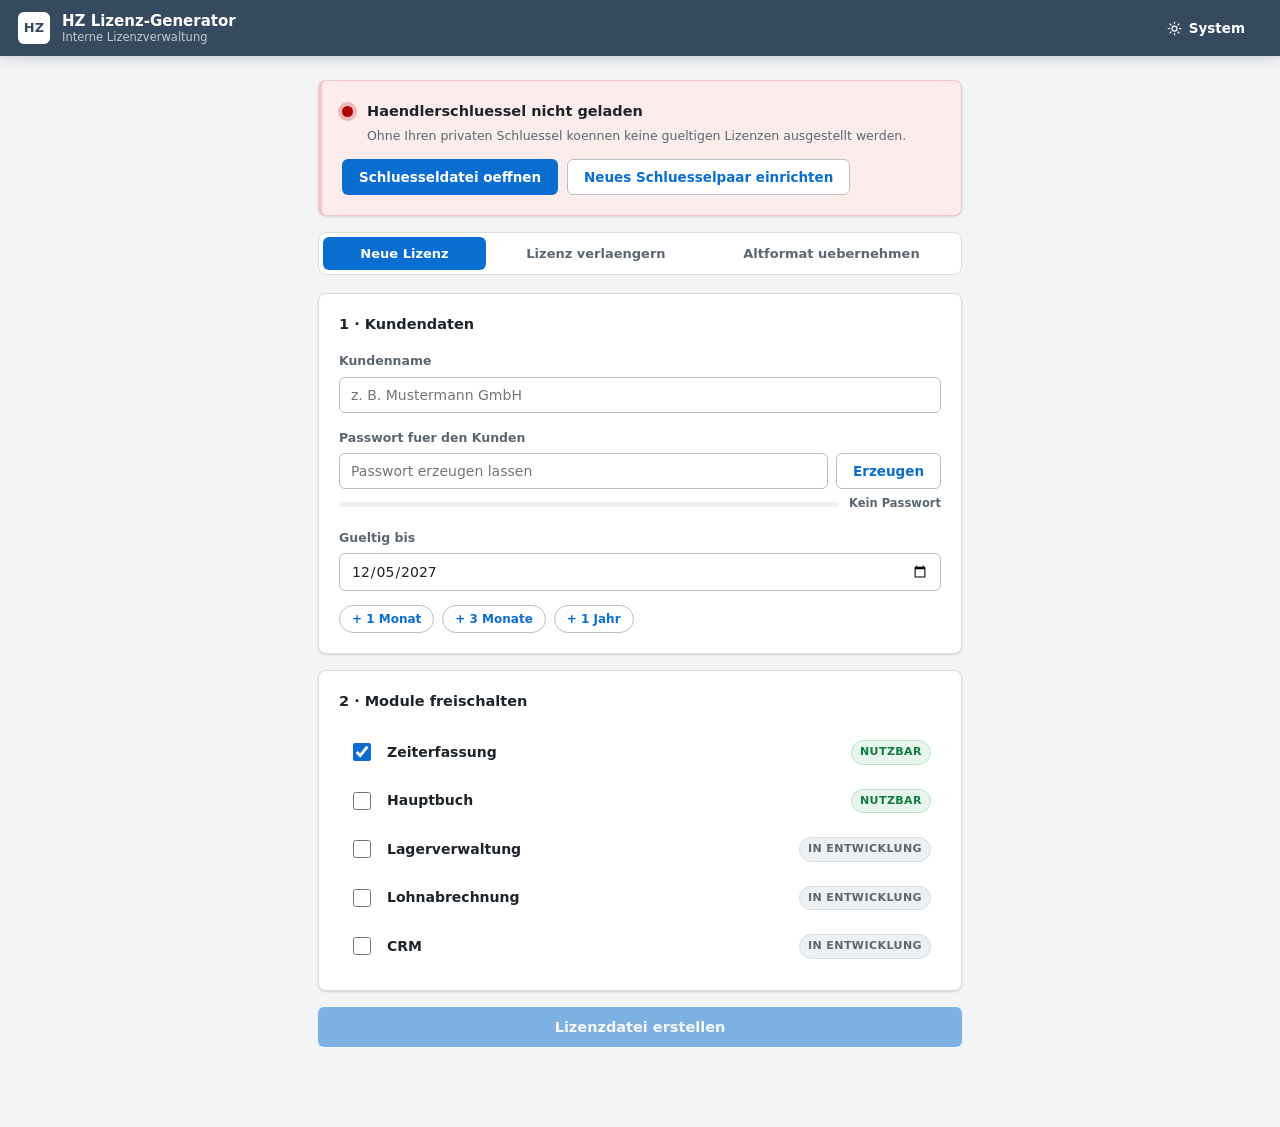
<file: hz-lizenz-generator.html>
<!DOCTYPE html>
<html lang="de">
<head>
<meta charset="UTF-8">
<meta name="viewport" content="width=device-width, initial-scale=1.0">
<meta name="color-scheme" content="light dark">
<meta name="description" content="Interner Generator fuer signierte und verschluesselte HZ-Lizenzdateien.">
<title>HZ Lizenz-Generator (intern)</title>
<!--
  Erzeugt von build.ps1 am 2026-09-04 20:57 - NICHT von Hand bearbeiten.
  Die Quelldateien liegen unter src/, siehe README.md.
-->
<style>
/* ===== core/hz-core.css ===== */
/* =============================================================
   HZ · Gemeinsames Design-System
   -------------------------------------------------------------
   Farben, Schrift, Formularelemente, Tabellen, Toasts, Dialoge.
   Beide Anwendungen bauen darauf auf; app-spezifisches Layout
   steht in erp.css bzw. gen.css.

   Farbschema: data-theme="hell" | "dunkel" auf <html>, gesetzt
   von HZ.ui.themeAnwenden(). Kein Wert wird nur in einem
   Media-Query definiert, damit der Umschalter in beide
   Richtungen greift.
   ============================================================= */

:root,
:root[data-theme="hell"] {
  --shell:            #354a5f;
  --shell-dark:       #28374a;
  --shell-text:       #ffffff;

  --primary:          #0a6ed1;
  --primary-dark:     #085caf;
  --primary-weich:    #eaf2fc;
  --primary-rand:     #cfe2f8;

  --bg:               #f2f4f6;
  --flaeche:          #ffffff;
  --flaeche-2:        #f7f8f9;
  --flaeche-hover:    #eef1f4;
  --rand:             #d9dde1;
  --rand-stark:       #b9c0c7;

  --text:             #1d2429;
  --text-leise:       #5b6670;
  --text-aus:         #9aa3ab;

  --erfolg:           #0f7b3d;
  --erfolg-weich:     #e8f5ed;
  --erfolg-rand:      #bfe3cd;
  --warn:             #b35900;
  --warn-weich:       #fff4e5;
  --warn-rand:        #f2d9b0;
  --gefahr:           #b30000;
  --gefahr-weich:     #fdecec;
  --gefahr-rand:      #f2c7c7;

  --schatten-1: 0 1px 2px rgba(16,24,32,.08), 0 1px 3px rgba(16,24,32,.06);
  --schatten-2: 0 4px 12px rgba(16,24,32,.10), 0 2px 4px rgba(16,24,32,.06);
  --schatten-3: 0 16px 40px rgba(16,24,32,.20), 0 4px 12px rgba(16,24,32,.12);

  --radius:    8px;
  --radius-s:  6px;
  --radius-xs: 4px;
  color-scheme: light;
}

:root[data-theme="dunkel"] {
  --shell:            #1b2430;
  --shell-dark:       #141b24;
  --shell-text:       #e8edf2;

  --primary:          #5aa9f0;
  --primary-dark:     #7cbdf5;
  --primary-weich:    #16273a;
  --primary-rand:     #24405c;

  --bg:               #10161d;
  --flaeche:          #19212b;
  --flaeche-2:        #1f2833;
  --flaeche-hover:    #26313e;
  --rand:             #2e3945;
  --rand-stark:       #43505f;

  --text:             #e6ebf0;
  --text-leise:       #a3b0bd;
  --text-aus:         #6c7885;

  --erfolg:           #4cc57e;
  --erfolg-weich:     #12291d;
  --erfolg-rand:      #1f4530;
  --warn:             #e8a34d;
  --warn-weich:       #2c2113;
  --warn-rand:        #4d3a1c;
  --gefahr:           #f2706e;
  --gefahr-weich:     #2d1616;
  --gefahr-rand:      #542626;

  --schatten-1: 0 1px 2px rgba(0,0,0,.4);
  --schatten-2: 0 4px 12px rgba(0,0,0,.45);
  --schatten-3: 0 16px 40px rgba(0,0,0,.6);
  color-scheme: dark;
}

* { box-sizing: border-box; }

html, body { margin: 0; padding: 0; }

body {
  font-family: "Segoe UI", "72", -apple-system, system-ui, Roboto, Arial, sans-serif;
  background: var(--bg);
  color: var(--text);
  min-height: 100vh;
  font-size: 14px;
  line-height: 1.5;
  -webkit-font-smoothing: antialiased;
}

/* Tastaturbedienung muss immer sichtbar sein. */
:focus-visible {
  outline: 2px solid var(--primary);
  outline-offset: 2px;
  border-radius: var(--radius-xs);
}

/* ---------- Typografie ---------- */
.hz-titel     { font-size: 20px; font-weight: 650; margin: 0 0 4px; letter-spacing: -.01em; }
.hz-untertitel{ font-size: 13.5px; color: var(--text-leise); margin: 0 0 20px; }
.hz-abschnitt { font-size: 11.5px; font-weight: 700; text-transform: uppercase;
                letter-spacing: .06em; color: var(--text-aus); margin: 0 0 10px; }

/* ---------- Flaechen ---------- */
.hz-karte {
  background: var(--flaeche);
  border: 1px solid var(--rand);
  border-radius: var(--radius);
  padding: 20px;
  margin-bottom: 16px;
  box-shadow: var(--schatten-1);
}
.hz-karte > h3 { margin: 0 0 16px; font-size: 14.5px; font-weight: 650; }

/* ---------- Formulare ---------- */
.hz-feld { display: flex; flex-direction: column; gap: 6px; margin-bottom: 16px; }
.hz-feld > label { font-size: 12.5px; font-weight: 600; color: var(--text-leise); }
.hz-feld .hz-hinweis { font-size: 11.5px; color: var(--text-aus); }

.hz-feld input, .hz-feld select, .hz-feld textarea,
input.hz-eingabe, select.hz-eingabe {
  border: 1px solid var(--rand-stark);
  border-radius: var(--radius-s);
  padding: 9px 11px;
  font-size: 14px;
  font-family: inherit;
  color: var(--text);
  background: var(--flaeche);
  width: 100%;
  transition: border-color .12s, box-shadow .12s;
}
.hz-feld input:hover, .hz-feld select:hover { border-color: var(--primary); }
.hz-feld input:focus, .hz-feld select:focus, .hz-feld textarea:focus {
  outline: none;
  border-color: var(--primary);
  box-shadow: 0 0 0 3px var(--primary-weich);
}
.hz-feld input[type="date"], .hz-feld input[type="time"] { min-height: 38px; }
.hz-feld-reihe { display: flex; gap: 12px; flex-wrap: wrap; }
.hz-feld-reihe > .hz-feld { flex: 1; min-width: 150px; }

/* Dunkelmodus: das Kalendersymbol in Datumsfeldern ist sonst schwarz */
:root[data-theme="dunkel"] input[type="date"]::-webkit-calendar-picker-indicator,
:root[data-theme="dunkel"] input[type="time"]::-webkit-calendar-picker-indicator {
  filter: invert(1) brightness(1.6);
}

.hz-eingabe-gruppe { display: flex; gap: 8px; align-items: stretch; }
.hz-eingabe-gruppe > input { flex: 1; }

/* ---------- Schaltflaechen ---------- */
.hz-btn {
  border: 1px solid transparent;
  background: var(--primary);
  color: #fff;
  font-size: 13.5px;
  font-weight: 600;
  font-family: inherit;
  padding: 9px 16px;
  border-radius: var(--radius-s);
  cursor: pointer;
  white-space: nowrap;
  display: inline-flex;
  align-items: center;
  gap: 7px;
  transition: background .12s, border-color .12s, color .12s;
}
.hz-btn:hover:not(:disabled) { background: var(--primary-dark); }
.hz-btn:disabled { opacity: .5; cursor: not-allowed; }
:root[data-theme="dunkel"] .hz-btn.primaer,
:root[data-theme="dunkel"] .hz-btn:not(.sekundaer):not(.leise):not(.gefahr) { color: #0d1620; }

.hz-btn.sekundaer {
  background: var(--flaeche);
  color: var(--primary);
  border-color: var(--rand-stark);
}
.hz-btn.sekundaer:hover:not(:disabled) { background: var(--primary-weich); border-color: var(--primary); }

.hz-btn.leise { background: transparent; color: var(--text-leise); border-color: transparent; }
.hz-btn.leise:hover:not(:disabled) { background: var(--flaeche-hover); color: var(--text); }

.hz-btn.gefahr { background: transparent; color: var(--gefahr); border-color: var(--gefahr-rand); }
.hz-btn.gefahr:hover:not(:disabled) { background: var(--gefahr-weich); }

.hz-btn.breit { width: 100%; justify-content: center; padding: 11px; font-size: 14.5px; }
.hz-btn.klein { padding: 6px 10px; font-size: 12px; }
.hz-btn svg { width: 15px; height: 15px; flex-shrink: 0; }

.hz-chip-btn {
  border: 1px solid var(--rand-stark);
  background: var(--flaeche);
  color: var(--primary);
  font-size: 12px;
  font-weight: 600;
  font-family: inherit;
  padding: 6px 12px;
  border-radius: 99px;
  cursor: pointer;
}
.hz-chip-btn:hover { background: var(--primary-weich); border-color: var(--primary); }
.hz-chip-reihe { display: flex; gap: 8px; flex-wrap: wrap; }

/* ---------- Meldungsboxen ---------- */
.hz-box {
  border: 1px solid var(--rand);
  background: var(--flaeche-2);
  border-radius: var(--radius-s);
  padding: 11px 14px;
  font-size: 13px;
  line-height: 1.6;
  margin-bottom: 14px;
}
.hz-box.info    { background: var(--primary-weich); border-color: var(--primary-rand); color: var(--text); }
.hz-box.erfolg  { background: var(--erfolg-weich);  border-color: var(--erfolg-rand);  color: var(--erfolg); }
.hz-box.warn    { background: var(--warn-weich);    border-color: var(--warn-rand);    color: var(--warn); }
.hz-box.gefahr  { background: var(--gefahr-weich);  border-color: var(--gefahr-rand);  color: var(--gefahr); }
.hz-box.versteckt { display: none; }
.hz-box b { font-weight: 700; }

/* ---------- Marken ---------- */
.hz-marke {
  display: inline-flex; align-items: center; gap: 5px;
  font-size: 11px; font-weight: 700; text-transform: uppercase; letter-spacing: .04em;
  padding: 3px 8px; border-radius: 99px;
  background: var(--flaeche-hover); color: var(--text-leise);
  border: 1px solid var(--rand);
}
.hz-marke.erfolg { background: var(--erfolg-weich); color: var(--erfolg); border-color: var(--erfolg-rand); }
.hz-marke.warn   { background: var(--warn-weich);   color: var(--warn);   border-color: var(--warn-rand); }
.hz-marke.gefahr { background: var(--gefahr-weich); color: var(--gefahr); border-color: var(--gefahr-rand); }
.hz-marke.info   { background: var(--primary-weich); color: var(--primary); border-color: var(--primary-rand); }

/* ---------- Tabellen ----------
   Auf schmalen Fenstern scrollt die Tabelle in ihrem eigenen
   Rahmen, nie die ganze Seite. */
.hz-tabelle-rahmen { overflow-x: auto; -webkit-overflow-scrolling: touch; }
.hz-tabelle {
  width: 100%;
  border-collapse: collapse;
  font-size: 13px;
  min-width: 480px;
}
.hz-tabelle th {
  text-align: left;
  font-weight: 650;
  font-size: 11.5px;
  text-transform: uppercase;
  letter-spacing: .04em;
  color: var(--text-aus);
  padding: 9px 12px;
  border-bottom: 1px solid var(--rand);
  white-space: nowrap;
  position: sticky;
  top: 0;
  background: var(--flaeche);
  z-index: 1;
}
.hz-tabelle td { padding: 9px 12px; border-bottom: 1px solid var(--rand); vertical-align: top; }
.hz-tabelle tbody tr:hover td { background: var(--flaeche-2); }
.hz-tabelle .zahl { text-align: right; font-variant-numeric: tabular-nums; white-space: nowrap; }
.hz-tabelle .mitte { text-align: center; }
.hz-tabelle .gruppe td {
  background: var(--flaeche-2); font-weight: 700; font-size: 11.5px;
  text-transform: uppercase; letter-spacing: .04em; color: var(--text-leise);
}
.hz-tabelle tfoot td, .hz-tabelle .summe td {
  font-weight: 700; border-top: 2px solid var(--rand-stark); border-bottom: none;
  background: var(--flaeche-2);
}
.hz-leer { color: var(--text-aus); font-style: italic; padding: 18px 12px; text-align: center; }

/* ---------- Leerzustand ---------- */
.hz-leerzustand { text-align: center; padding: 40px 20px; color: var(--text-leise); }
.hz-leerzustand svg { width: 40px; height: 40px; opacity: .35; margin-bottom: 12px; }
.hz-leerzustand .titel { font-weight: 650; color: var(--text); margin-bottom: 4px; font-size: 14.5px; }
.hz-leerzustand .text { font-size: 13px; max-width: 380px; margin: 0 auto 16px; }

/* ---------- Reiter ---------- */
.hz-reiter {
  display: flex; gap: 3px; overflow-x: auto;
  background: var(--flaeche); border: 1px solid var(--rand);
  border-radius: var(--radius); padding: 4px; margin-bottom: 18px;
}
.hz-reiter button {
  flex: 1 0 auto; border: none; background: transparent; color: var(--text-leise);
  font-size: 13px; font-weight: 600; font-family: inherit;
  padding: 9px 14px; border-radius: var(--radius-s); cursor: pointer; white-space: nowrap;
}
.hz-reiter button:hover { background: var(--flaeche-hover); color: var(--text); }
.hz-reiter button.aktiv { background: var(--primary); color: #fff; }
:root[data-theme="dunkel"] .hz-reiter button.aktiv { color: #0d1620; }

/* ---------- Passwortstaerke ---------- */
.hz-staerke { display: flex; align-items: center; gap: 10px; font-size: 11.5px; }
.hz-staerke-balken { flex: 1; height: 5px; background: var(--flaeche-hover); border-radius: 99px; overflow: hidden; }
.hz-staerke-balken i { display: block; height: 100%; width: 0; border-radius: 99px; transition: width .2s, background .2s; }
.hz-staerke[data-stufe="schwach"] i { width: 22%; background: var(--gefahr); }
.hz-staerke[data-stufe="mittel"]  i { width: 50%; background: var(--warn); }
.hz-staerke[data-stufe="gut"]     i { width: 76%; background: var(--primary); }
.hz-staerke[data-stufe="stark"]   i { width: 100%; background: var(--erfolg); }
.hz-staerke .text { font-weight: 600; color: var(--text-leise); min-width: 78px; text-align: right; }

/* ---------- Ergebniszeile (Kopierfeld) ---------- */
.hz-ergebnis {
  display: flex; align-items: center; justify-content: space-between; gap: 12px;
  background: var(--flaeche-2); border: 1px solid var(--rand);
  border-radius: var(--radius-s); padding: 10px 14px; margin-bottom: 10px;
}
.hz-ergebnis .marke-klein {
  font-size: 10.5px; color: var(--text-aus); font-weight: 700;
  text-transform: uppercase; letter-spacing: .05em;
}
.hz-ergebnis .wert {
  font-size: 14px; font-weight: 650; word-break: break-all;
  font-family: Consolas, "SF Mono", Menlo, monospace;
}

/* ---------- Dateihinweis ---------- */
.hz-dateichip {
  display: flex; align-items: center; gap: 9px;
  background: var(--primary-weich); border: 1px solid var(--primary-rand);
  border-radius: var(--radius-s); padding: 9px 12px;
  font-size: 12.5px; color: var(--primary); word-break: break-all;
}
.hz-dateichip svg { width: 16px; height: 16px; flex-shrink: 0; }

/* ---------- Toasts ---------- */
.hz-toasts {
  position: fixed; z-index: 9000; bottom: 20px; right: 20px;
  display: flex; flex-direction: column; gap: 9px; align-items: flex-end;
  pointer-events: none; max-width: min(400px, calc(100vw - 32px));
}
.hz-toast {
  background: var(--flaeche); color: var(--text);
  border: 1px solid var(--rand); border-left: 4px solid var(--text-aus);
  border-radius: var(--radius-s); box-shadow: var(--schatten-2);
  padding: 11px 16px; font-size: 13.5px; font-weight: 500;
  opacity: 0; transform: translateY(10px); transition: opacity .2s, transform .2s;
  pointer-events: auto;
}
.hz-toast.sichtbar { opacity: 1; transform: translateY(0); }
.hz-toast.erfolg { border-left-color: var(--erfolg); }
.hz-toast.fehler { border-left-color: var(--gefahr); }
.hz-toast.warn   { border-left-color: var(--warn); }
.hz-toast.info   { border-left-color: var(--primary); }

/* ---------- Dialoge ---------- */
.hz-dialog-overlay {
  position: fixed; inset: 0; z-index: 8000;
  background: rgba(10,16,22,.55);
  display: flex; align-items: center; justify-content: center; padding: 20px;
  opacity: 0; transition: opacity .18s;
  backdrop-filter: blur(2px);
}
.hz-dialog-overlay.offen { opacity: 1; }
.hz-dialog {
  background: var(--flaeche); border: 1px solid var(--rand);
  border-radius: var(--radius); box-shadow: var(--schatten-3);
  width: 100%; max-width: 480px; max-height: calc(100vh - 40px);
  display: flex; flex-direction: column;
  transform: translateY(8px) scale(.99); transition: transform .18s;
}
.hz-dialog-overlay.offen .hz-dialog { transform: none; }
.hz-dialog-kopf { padding: 18px 22px 12px; border-bottom: 1px solid var(--rand); }
.hz-dialog-kopf h3 { margin: 0; font-size: 16px; font-weight: 650; }
.hz-dialog-kopf .unter { font-size: 12.5px; color: var(--text-leise); margin-top: 3px; }
.hz-dialog-koerper { padding: 18px 22px; overflow-y: auto; font-size: 13.5px; line-height: 1.6; }
.hz-dialog-koerper p { margin: 0 0 10px; }
.hz-dialog-koerper p:last-child { margin-bottom: 0; }
.hz-dialog-koerper .hz-feld:last-child { margin-bottom: 0; }
.hz-dialog-fuss {
  padding: 14px 22px 18px; border-top: 1px solid var(--rand);
  display: flex; gap: 10px; justify-content: flex-end; flex-wrap: wrap;
}

/* ---------- Hilfsklassen ---------- */
.hz-versteckt { display: none !important; }
.hz-dehnen { flex: 1; }
.hz-nur-lesbar { user-select: all; }
.hz-mono { font-family: Consolas, "SF Mono", Menlo, monospace; }

@media (max-width: 620px) {
  .hz-karte { padding: 16px; }
  .hz-toasts { left: 16px; right: 16px; bottom: 16px; max-width: none; align-items: stretch; }
  .hz-dialog-fuss { flex-direction: column-reverse; }
  .hz-dialog-fuss .hz-btn { width: 100%; justify-content: center; }
}

@media (prefers-reduced-motion: reduce) {
  * { transition-duration: .01ms !important; animation-duration: .01ms !important; }
}


/* ===== gen/gen.css ===== */
/* =============================================================
   HZ · Lizenz-Generator — Layout
   Baut auf hz-core.css auf.
   ============================================================= */

.gen-kopf {
  background: var(--shell);
  color: var(--shell-text);
  height: 56px;
  display: flex;
  align-items: center;
  gap: 12px;
  padding: 0 18px;
  position: sticky;
  top: 0;
  z-index: 100;
  box-shadow: var(--schatten-2);
}
.gen-logo {
  width: 32px; height: 32px; border-radius: var(--radius-s);
  background: #fff; color: var(--shell);
  display: flex; align-items: center; justify-content: center;
  font-weight: 800; font-size: 13px; flex-shrink: 0;
}
.gen-name  { font-size: 15px; font-weight: 650; line-height: 1.2; }
.gen-rolle { font-size: 11.5px; opacity: .7; line-height: 1.3; }

.gen-kopf .hz-btn.leise { color: var(--shell-text); }
.gen-kopf .hz-btn.leise:hover { background: rgba(255,255,255,.14); color: var(--shell-text); }

.gen-inhalt {
  max-width: 680px;
  margin: 0 auto;
  padding: 24px 18px 80px;
}

/* ---------- Schluesselkarte ---------- */
.schluessel-karte {
  border-left: 4px solid var(--gefahr);
  background: var(--gefahr-weich);
  border-color: var(--gefahr-rand);
}
.schluessel-karte.offen {
  border-left-color: var(--erfolg);
  background: var(--erfolg-weich);
  border-color: var(--erfolg-rand);
}
.schluessel-kopf { display: flex; gap: 14px; align-items: flex-start; margin-bottom: 14px; }
.schluessel-kopf h3 { margin: 0 0 3px; font-size: 14.5px; }
.schluessel-text { font-size: 12.5px; color: var(--text-leise); line-height: 1.55; }

.schluessel-ampel {
  width: 11px; height: 11px; border-radius: 99px; flex-shrink: 0; margin-top: 5px;
  background: var(--gefahr);
  box-shadow: 0 0 0 4px color-mix(in srgb, var(--gefahr) 22%, transparent);
}
.schluessel-karte.offen .schluessel-ampel {
  background: var(--erfolg);
  box-shadow: 0 0 0 4px color-mix(in srgb, var(--erfolg) 22%, transparent);
}

.schluessel-aktionen { display: flex; gap: 9px; flex-wrap: wrap; }

/* ---------- Modulliste ---------- */
.modul-liste { display: flex; flex-direction: column; gap: 2px; }
.modul-zeile {
  display: flex; align-items: center; gap: 13px;
  padding: 11px 10px; border-radius: var(--radius-s); cursor: pointer;
  transition: background .12s;
}
.modul-zeile:hover { background: var(--flaeche-hover); }
.modul-zeile input {
  width: 18px; height: 18px; flex-shrink: 0; cursor: pointer; accent-color: var(--primary);
}
.modul-name { font-size: 14px; font-weight: 600; flex: 1; }

@media (max-width: 620px) {
  .gen-inhalt { padding: 18px 14px 70px; }
  .gen-rolle { display: none; }
  .schluessel-aktionen .hz-btn { flex: 1; justify-content: center; }
}

</style>
</head>
<body>
  <header class="gen-kopf">
    <div class="gen-logo">HZ</div>
    <div>
      <div class="gen-name">HZ Lizenz-Generator</div>
      <div class="gen-rolle">Interne Lizenzverwaltung</div>
    </div>
    <div class="hz-dehnen"></div>
    <button type="button" class="hz-btn leise" id="theme-btn" title="Farbschema umschalten" aria-label="Farbschema umschalten">
      <svg viewBox="0 0 24 24" fill="none" stroke="currentColor" stroke-width="2" stroke-linecap="round">
        <circle cx="12" cy="12" r="4"/><path d="M12 2v2M12 20v2M4.9 4.9l1.4 1.4M17.7 17.7l1.4 1.4M2 12h2M20 12h2M4.9 19.1l1.4-1.4M17.7 6.3l1.4-1.4"/>
      </svg>
      <span id="theme-text">System</span>
    </button>
  </header>

  <main class="gen-inhalt">

    <!-- ===================== SCHLUESSEL ===================== -->
    <section class="hz-karte schluessel-karte" id="schluessel-karte">
      <div class="schluessel-kopf">
        <div class="schluessel-ampel" id="schluessel-ampel" aria-hidden="true"></div>
        <div class="hz-dehnen">
          <h3 id="schluessel-titel">Haendlerschluessel nicht geladen</h3>
          <div class="schluessel-text" id="schluessel-text">
            Ohne Ihren privaten Schluessel koennen keine gueltigen Lizenzen ausgestellt werden.
          </div>
        </div>
      </div>

      <div class="schluessel-aktionen" id="schluessel-aktionen">
        <button type="button" class="hz-btn" id="btn-schluessel-oeffnen">Schluesseldatei oeffnen</button>
        <button type="button" class="hz-btn sekundaer hz-versteckt" id="btn-schluessel-zuletzt">Zuletzt verwendete oeffnen</button>
        <button type="button" class="hz-btn sekundaer" id="btn-schluessel-neu">Neues Schluesselpaar einrichten</button>
      </div>

      <div class="schluessel-aktionen hz-versteckt" id="schluessel-aktionen-offen">
        <button type="button" class="hz-btn sekundaer" id="btn-schluessel-export">Oeffentlichen Schluessel exportieren</button>
        <button type="button" class="hz-btn leise" id="btn-schluessel-sperren">Sperren</button>
      </div>
    </section>

    <!-- ===================== REITER ===================== -->
    <nav class="hz-reiter" id="gen-reiter" role="tablist">
      <button type="button" class="aktiv" data-reiter="neu" role="tab">Neue Lizenz</button>
      <button type="button" data-reiter="bearbeiten" role="tab">Lizenz verlaengern</button>
      <button type="button" data-reiter="altformat" role="tab">Altformat uebernehmen</button>
    </nav>

    <!-- ===================== NEUE LIZENZ ===================== -->
    <section id="reiter-neu">
      <div class="hz-karte">
        <h3>1 · Kundendaten</h3>
        <div class="hz-box gefahr versteckt" id="neu-fehler"></div>

        <div class="hz-feld">
          <label for="neu-kunde">Kundenname</label>
          <input type="text" id="neu-kunde" placeholder="z. B. Mustermann GmbH" autocomplete="off">
        </div>

        <div class="hz-feld">
          <label for="neu-pass">Passwort fuer den Kunden</label>
          <div class="hz-eingabe-gruppe">
            <input type="text" id="neu-pass" placeholder="Passwort erzeugen lassen" autocomplete="off" spellcheck="false">
            <button type="button" class="hz-btn sekundaer" id="btn-neu-pass">Erzeugen</button>
          </div>
          <div class="hz-staerke" id="neu-staerke" data-stufe="leer">
            <div class="hz-staerke-balken"><i></i></div>
            <span class="text">Kein Passwort</span>
          </div>
        </div>

        <div class="hz-feld" style="margin-bottom:0;">
          <label for="neu-gueltig">Gueltig bis</label>
          <input type="date" id="neu-gueltig">
          <div class="hz-chip-reihe" style="margin-top:8px;">
            <button type="button" class="hz-chip-btn" data-tage="30">+ 1 Monat</button>
            <button type="button" class="hz-chip-btn" data-tage="90">+ 3 Monate</button>
            <button type="button" class="hz-chip-btn" data-tage="365">+ 1 Jahr</button>
          </div>
        </div>
      </div>

      <div class="hz-karte">
        <h3>2 · Module freischalten</h3>
        <div class="modul-liste" id="neu-module"></div>
      </div>

      <button type="button" class="hz-btn breit" id="btn-neu-erstellen">Lizenzdatei erstellen</button>

      <div class="hz-karte hz-versteckt" id="neu-ergebnis" style="margin-top:16px;">
        <h3>Lizenz erstellt</h3>
        <div class="hz-ergebnis">
          <div><div class="marke-klein">Dateiname</div><div class="wert" id="neu-res-datei"></div></div>
        </div>
        <div class="hz-ergebnis">
          <div><div class="marke-klein">Passwort</div><div class="wert" id="neu-res-pass"></div></div>
          <button type="button" class="hz-btn sekundaer klein" data-kopieren="neu-res-pass">Kopieren</button>
        </div>
        <div class="hz-ergebnis">
          <div><div class="marke-klein">Lizenz-ID</div><div class="wert" id="neu-res-id"></div></div>
          <button type="button" class="hz-btn sekundaer klein" data-kopieren="neu-res-id">Kopieren</button>
        </div>
        <div class="hz-ergebnis">
          <div><div class="marke-klein">Gueltig bis</div><div class="wert" id="neu-res-gueltig"></div></div>
        </div>
        <button type="button" class="hz-btn breit" id="btn-neu-download">Lizenzdatei speichern</button>
        <div class="hz-box warn" style="margin:14px 0 0;">
          Datei und Passwort <b>getrennt</b> versenden - etwa die Datei per WhatsApp,
          das Passwort per SMS oder telefonisch. Die Datei selbst ist verschluesselt und
          ohne dieses Passwort wertlos.
        </div>
      </div>
    </section>

    <!-- ===================== VERLAENGERN ===================== -->
    <section id="reiter-bearbeiten" class="hz-versteckt">
      <div class="hz-karte">
        <h3>1 · Lizenzdatei des Kunden oeffnen</h3>
        <div class="hz-box gefahr versteckt" id="bea-fehler"></div>
        <div class="hz-box info" style="margin-top:0;">
          Ihr Haendlerschluessel oeffnet die Datei auch dann, wenn der Kunde
          sein Passwort inzwischen selbst geaendert hat.
        </div>
        <button type="button" class="hz-btn sekundaer breit" id="btn-bea-oeffnen">Lizenzdatei auswaehlen</button>
        <div class="hz-dateichip hz-versteckt" id="bea-chip" style="margin-top:12px;"></div>
      </div>

      <div id="bea-formular" class="hz-versteckt">
        <div class="hz-karte">
          <h3>2 · Kundendaten und Laufzeit</h3>
          <div class="hz-feld">
            <label for="bea-kunde">Kundenname</label>
            <input type="text" id="bea-kunde" autocomplete="off">
          </div>
          <div class="hz-feld">
            <label for="bea-gueltig">Gueltig bis</label>
            <input type="date" id="bea-gueltig">
            <div class="hz-chip-reihe" style="margin-top:8px;">
              <button type="button" class="hz-chip-btn" data-tage-bea="30">+ 1 Monat</button>
              <button type="button" class="hz-chip-btn" data-tage-bea="90">+ 3 Monate</button>
              <button type="button" class="hz-chip-btn" data-tage-bea="365">+ 1 Jahr</button>
            </div>
          </div>
          <div class="hz-feld" style="margin-bottom:0;">
            <label for="bea-pass">Neues Passwort <span class="hz-hinweis">(leer lassen = unveraendert)</span></label>
            <div class="hz-eingabe-gruppe">
              <input type="text" id="bea-pass" placeholder="nur ausfuellen, um das Passwort zu wechseln" autocomplete="off" spellcheck="false">
              <button type="button" class="hz-btn sekundaer" id="btn-bea-pass">Erzeugen</button>
            </div>
          </div>
        </div>

        <div class="hz-karte">
          <h3>3 · Module</h3>
          <div class="hz-box warn" id="bea-modul-warnung">
            Die Haken zeigen den Stand aus der eingelesenen Datei. Bitte gegen Ihre
            eigenen Unterlagen pruefen, bevor Sie neu ausstellen.
          </div>
          <div class="modul-liste" id="bea-module"></div>
        </div>

        <button type="button" class="hz-btn breit" id="btn-bea-speichern">Lizenz neu ausstellen</button>

        <div class="hz-karte hz-versteckt" id="bea-ergebnis" style="margin-top:16px;">
          <h3>Lizenz aktualisiert</h3>
          <div class="hz-ergebnis">
            <div><div class="marke-klein">Dateiname</div><div class="wert" id="bea-res-datei"></div></div>
          </div>
          <div class="hz-ergebnis hz-versteckt" id="bea-res-pass-zeile">
            <div><div class="marke-klein">Neues Passwort</div><div class="wert" id="bea-res-pass"></div></div>
            <button type="button" class="hz-btn sekundaer klein" data-kopieren="bea-res-pass">Kopieren</button>
          </div>
          <div class="hz-ergebnis">
            <div><div class="marke-klein">Gueltig bis</div><div class="wert" id="bea-res-gueltig"></div></div>
          </div>
          <button type="button" class="hz-btn breit" id="btn-bea-download">Aktualisierte Datei speichern</button>
          <div class="hz-box erfolg" style="margin:14px 0 0;">
            Die erfassten Daten des Kunden - Zeiterfassung und Hauptbuch - bleiben
            vollstaendig erhalten. Geaendert wurden nur Laufzeit, Module und
            gegebenenfalls das Passwort.
          </div>
        </div>
      </div>
    </section>

    <!-- ===================== ALTFORMAT ===================== -->
    <section id="reiter-altformat" class="hz-versteckt">
      <div class="hz-karte">
        <h3>Alte Lizenzdatei uebernehmen</h3>
        <div class="hz-box gefahr versteckt" id="alt-fehler"></div>
        <div class="hz-box warn" style="margin-top:0;">
          Lizenzdateien aus der ersten Version sind unverschluesselt und nicht
          signiert. Das ERP-System nimmt sie nicht mehr an. Hier lesen Sie eine
          solche Datei ein und stellen sie mit allen erfassten Daten im neuen
          Format neu aus.
        </div>
        <button type="button" class="hz-btn sekundaer breit" id="btn-alt-oeffnen">Alte Lizenzdatei auswaehlen</button>
        <div class="hz-dateichip hz-versteckt" id="alt-chip" style="margin-top:12px;"></div>
      </div>

      <div id="alt-formular" class="hz-versteckt">
        <div class="hz-karte">
          <h3>Uebernommene Angaben pruefen</h3>
          <div class="hz-feld">
            <label for="alt-kunde">Kundenname</label>
            <input type="text" id="alt-kunde" autocomplete="off">
          </div>
          <div class="hz-feld">
            <label for="alt-gueltig">Gueltig bis</label>
            <input type="date" id="alt-gueltig">
          </div>
          <div class="hz-feld">
            <label for="alt-pass">Neues Passwort</label>
            <div class="hz-eingabe-gruppe">
              <input type="text" id="alt-pass" autocomplete="off" spellcheck="false">
              <button type="button" class="hz-btn sekundaer" id="btn-alt-pass">Erzeugen</button>
            </div>
            <div class="hz-hinweis">
              Das alte Passwort laesst sich nicht uebernehmen - gespeichert war nur
              sein Hashwert. Der Kunde erhaelt ein neues.
            </div>
          </div>
          <div class="hz-feld" style="margin-bottom:0;">
            <label>Module</label>
            <div class="modul-liste" id="alt-module"></div>
          </div>
        </div>

        <div class="hz-karte" id="alt-daten-karte">
          <h3>Uebernommene Daten</h3>
          <div id="alt-daten-uebersicht"></div>
        </div>

        <button type="button" class="hz-btn breit" id="btn-alt-erstellen">Im neuen Format ausstellen</button>

        <div class="hz-karte hz-versteckt" id="alt-ergebnis" style="margin-top:16px;">
          <h3>Umstellung abgeschlossen</h3>
          <div class="hz-ergebnis">
            <div><div class="marke-klein">Dateiname</div><div class="wert" id="alt-res-datei"></div></div>
          </div>
          <div class="hz-ergebnis">
            <div><div class="marke-klein">Neues Passwort</div><div class="wert" id="alt-res-pass"></div></div>
            <button type="button" class="hz-btn sekundaer klein" data-kopieren="alt-res-pass">Kopieren</button>
          </div>
          <button type="button" class="hz-btn breit" id="btn-alt-download">Neue Lizenzdatei speichern</button>
        </div>
      </div>
    </section>

  </main>

<script>
/* ===== core/hz-crypto.js ===== */
/* =============================================================
   HZ · Krypto-Grundlagen
   -------------------------------------------------------------
   Reine Primitive, keine Fachlogik. Alles ueber die native
   WebCrypto-API des Browsers, keine Fremdbibliotheken.

   Verwendete Verfahren:
     Passwortableitung  PBKDF2-HMAC-SHA256, 310.000 Runden
     Verschluesselung   AES-256-GCM
     Signatur           ECDSA P-256 mit SHA-256
     Schluesseltransport ECDH P-256 + HKDF-SHA256
   ============================================================= */
window.HZ = window.HZ || {};
HZ.crypto = (function () {
  'use strict';

  var C = (window.crypto && window.crypto.subtle) || null;
  var te = new TextEncoder();
  var td = new TextDecoder();

  /* WebCrypto gibt es nur im "secure context": https:// oder file://.
     Ueber einfaches http:// auf einer fremden Domain fehlt subtle. */
  function verfuegbar() { return !!C; }

  /* ---------- base64url ---------- */
  function bytesToB64u(input) {
    var arr = input instanceof Uint8Array ? input : new Uint8Array(input);
    var s = '';
    for (var i = 0; i < arr.length; i++) s += String.fromCharCode(arr[i]);
    return btoa(s).replace(/\+/g, '-').replace(/\//g, '_').replace(/=+$/, '');
  }

  function b64uToBytes(str) {
    var s = String(str).replace(/-/g, '+').replace(/_/g, '/');
    var rest = s.length % 4;
    if (rest) s += new Array(5 - rest).join('=');
    var bin = atob(s);
    var out = new Uint8Array(bin.length);
    for (var i = 0; i < bin.length; i++) out[i] = bin.charCodeAt(i);
    return out;
  }

  function randomBytes(n) {
    var a = new Uint8Array(n);
    crypto.getRandomValues(a);
    return a;
  }

  function uuid() {
    if (crypto.randomUUID) return crypto.randomUUID();
    var b = randomBytes(16);
    b[6] = (b[6] & 0x0f) | 0x40;
    b[8] = (b[8] & 0x3f) | 0x80;
    var hex = Array.prototype.map.call(b, function (x) {
      return ('0' + x.toString(16)).slice(-2);
    }).join('');
    return hex.slice(0, 8) + '-' + hex.slice(8, 12) + '-' + hex.slice(12, 16) +
           '-' + hex.slice(16, 20) + '-' + hex.slice(20);
  }

  /* ---------- Kanonische JSON-Form ----------
     Signiert wird nie das rohe JSON, sondern diese Darstellung mit
     fest sortierten Schluesseln. Sonst wuerde eine andere Reihenfolge
     derselben Daten eine andere Signatur ergeben. */
  function canonical(value) {
    if (value === undefined) return 'null';
    if (value === null || typeof value !== 'object') return JSON.stringify(value);
    if (Array.isArray(value)) {
      return '[' + value.map(canonical).join(',') + ']';
    }
    var keys = Object.keys(value).filter(function (k) {
      return value[k] !== undefined;
    }).sort();
    return '{' + keys.map(function (k) {
      return JSON.stringify(k) + ':' + canonical(value[k]);
    }).join(',') + '}';
  }

  /* ---------- Passwort -> Schluessel ---------- */
  var PBKDF2_RUNDEN = 310000;

  async function keyAusPasswort(passwort, saltBytes, runden) {
    var basis = await C.importKey('raw', te.encode(passwort), 'PBKDF2', false, ['deriveKey']);
    return C.deriveKey(
      { name: 'PBKDF2', salt: saltBytes, iterations: runden || PBKDF2_RUNDEN, hash: 'SHA-256' },
      basis,
      { name: 'AES-GCM', length: 256 },
      false,
      ['encrypt', 'decrypt']
    );
  }

  /* ---------- AES-256-GCM ----------
     Jeder Aufruf erzeugt einen frischen 96-Bit-IV. Ein IV darf mit
     demselben Schluessel niemals zweimal verwendet werden. */
  async function aesEncryptBytes(key, bytes, aad) {
    var iv = randomBytes(12);
    var p = { name: 'AES-GCM', iv: iv };
    if (aad) p.additionalData = te.encode(aad);
    var ct = await C.encrypt(p, key, bytes);
    return { iv: bytesToB64u(iv), ct: bytesToB64u(ct) };
  }

  async function aesDecryptBytes(key, box, aad) {
    var p = { name: 'AES-GCM', iv: b64uToBytes(box.iv) };
    if (aad) p.additionalData = te.encode(aad);
    var pt = await C.decrypt(p, key, b64uToBytes(box.ct));
    return new Uint8Array(pt);
  }

  async function aesEncryptText(key, text, aad) {
    return aesEncryptBytes(key, te.encode(text), aad);
  }

  async function aesDecryptText(key, box, aad) {
    return td.decode(await aesDecryptBytes(key, box, aad));
  }

  /* ---------- Datenschluessel (DEK) ----------
     Der eigentliche Inhalt wird immer mit einem zufaelligen DEK
     verschluesselt. Passwort und Haendlerschluessel verpacken nur
     diesen DEK - deshalb kann das Passwort gewechselt werden, ohne
     die Nutzdaten neu zu verschluesseln. */
  async function dekErzeugen() {
    return C.generateKey({ name: 'AES-GCM', length: 256 }, true, ['encrypt', 'decrypt']);
  }

  async function dekExportieren(key) {
    return new Uint8Array(await C.exportKey('raw', key));
  }

  async function dekImportieren(rohBytes) {
    return C.importKey('raw', rohBytes, { name: 'AES-GCM' }, true, ['encrypt', 'decrypt']);
  }

  /* ---------- Signatur: ECDSA P-256 ---------- */
  async function signaturSchluesselpaar() {
    return C.generateKey({ name: 'ECDSA', namedCurve: 'P-256' }, true, ['sign', 'verify']);
  }

  async function signieren(privateKey, nachricht) {
    var sig = await C.sign({ name: 'ECDSA', hash: 'SHA-256' }, privateKey, te.encode(nachricht));
    return bytesToB64u(sig);
  }

  async function pruefen(publicKey, signaturB64u, nachricht) {
    try {
      return await C.verify(
        { name: 'ECDSA', hash: 'SHA-256' },
        publicKey,
        b64uToBytes(signaturB64u),
        te.encode(nachricht)
      );
    } catch (e) {
      return false;
    }
  }

  async function signKeyImportieren(jwk) {
    return C.importKey('jwk', jwk, { name: 'ECDSA', namedCurve: 'P-256' }, false, ['sign']);
  }

  async function verifyKeyImportieren(jwk) {
    return C.importKey('jwk', jwk, { name: 'ECDSA', namedCurve: 'P-256' }, false, ['verify']);
  }

  /* ---------- Schluesseltransport: ECDH P-256 + HKDF ----------
     Damit verpackt der Generator den DEK zusaetzlich fuer den
     Haendler. So kann eine Lizenz spaeter verlaengert werden, ohne
     dass der Haendler das Kundenpasswort kennt. */
  async function ecdhSchluesselpaar() {
    return C.generateKey({ name: 'ECDH', namedCurve: 'P-256' }, true, ['deriveKey', 'deriveBits']);
  }

  async function hkdfWrapKey(sharedBits, info) {
    var basis = await C.importKey('raw', sharedBits, 'HKDF', false, ['deriveKey']);
    return C.deriveKey(
      { name: 'HKDF', hash: 'SHA-256', salt: new Uint8Array(0), info: te.encode(info) },
      basis,
      { name: 'AES-GCM', length: 256 },
      false,
      ['encrypt', 'decrypt']
    );
  }

  function nurOeffentlich(jwk) {
    return { kty: jwk.kty, crv: jwk.crv, x: jwk.x, y: jwk.y };
  }

  async function fuerEmpfaengerVerpacken(empfaengerPubJwk, dekRoh, info) {
    var empf = await C.importKey('jwk', empfaengerPubJwk, { name: 'ECDH', namedCurve: 'P-256' }, false, []);
    var eph = await C.generateKey({ name: 'ECDH', namedCurve: 'P-256' }, true, ['deriveBits']);
    var shared = await C.deriveBits({ name: 'ECDH', public: empf }, eph.privateKey, 256);
    var wrapKey = await hkdfWrapKey(shared, info);
    var box = await aesEncryptBytes(wrapKey, dekRoh);
    var epk = await C.exportKey('jwk', eph.publicKey);
    return { epk: nurOeffentlich(epk), iv: box.iv, ct: box.ct };
  }

  async function alsEmpfaengerAuspacken(empfaengerPrivJwk, wrap, info) {
    var priv = await C.importKey('jwk', empfaengerPrivJwk, { name: 'ECDH', namedCurve: 'P-256' }, false, ['deriveBits']);
    var epk = await C.importKey('jwk', wrap.epk, { name: 'ECDH', namedCurve: 'P-256' }, false, []);
    var shared = await C.deriveBits({ name: 'ECDH', public: epk }, priv, 256);
    var wrapKey = await hkdfWrapKey(shared, info);
    return aesDecryptBytes(wrapKey, wrap);
  }

  /* ---------- Passwoerter ---------- */
  /* Ohne aehnlich aussehende Zeichen (I, l, 1, O, 0). 56 Zeichen
     Alphabet, 14 Stellen -> rund 81 Bit Entropie. */
  var PW_ALPHABET = 'ABCDEFGHJKLMNPQRSTUVWXYZabcdefghijkmnopqrstuvwxyz23456789';

  function passwortErzeugen(laenge) {
    var n = laenge || 14;
    var out = '';
    var arr = new Uint32Array(n);
    /* Rejection sampling: ein einfaches Modulo wuerde die ersten
       Zeichen des Alphabets minimal bevorzugen. */
    var grenze = Math.floor(4294967296 / PW_ALPHABET.length) * PW_ALPHABET.length;
    var i = 0;
    while (i < n) {
      crypto.getRandomValues(arr);
      for (var j = 0; j < arr.length && i < n; j++) {
        if (arr[j] < grenze) { out += PW_ALPHABET[arr[j] % PW_ALPHABET.length]; i++; }
      }
    }
    return out;
  }

  /* Grobe Entropieschaetzung in Bit - nur fuer die Anzeige gedacht. */
  function passwortStaerke(pw) {
    if (!pw) return { bits: 0, stufe: 'leer', text: 'Kein Passwort' };
    var raum = 0;
    if (/[a-z]/.test(pw)) raum += 26;
    if (/[A-Z]/.test(pw)) raum += 26;
    if (/[0-9]/.test(pw)) raum += 10;
    if (/[^a-zA-Z0-9]/.test(pw)) raum += 33;
    var einzigartig = new Set(pw.split('')).size;
    var bits = Math.round(pw.length * Math.log2(raum || 1) * Math.min(1, einzigartig / Math.max(1, pw.length) + 0.35));
    var stufe, text;
    if (bits < 40) { stufe = 'schwach'; text = 'Zu schwach'; }
    else if (bits < 60) { stufe = 'mittel'; text = 'Brauchbar'; }
    else if (bits < 80) { stufe = 'gut'; text = 'Gut'; }
    else { stufe = 'stark'; text = 'Sehr stark'; }
    return { bits: bits, stufe: stufe, text: text };
  }

  return {
    verfuegbar: verfuegbar,
    bytesToB64u: bytesToB64u,
    b64uToBytes: b64uToBytes,
    randomBytes: randomBytes,
    uuid: uuid,
    canonical: canonical,
    PBKDF2_RUNDEN: PBKDF2_RUNDEN,
    keyAusPasswort: keyAusPasswort,
    aesEncryptBytes: aesEncryptBytes,
    aesDecryptBytes: aesDecryptBytes,
    aesEncryptText: aesEncryptText,
    aesDecryptText: aesDecryptText,
    dekErzeugen: dekErzeugen,
    dekExportieren: dekExportieren,
    dekImportieren: dekImportieren,
    signaturSchluesselpaar: signaturSchluesselpaar,
    signieren: signieren,
    pruefen: pruefen,
    signKeyImportieren: signKeyImportieren,
    verifyKeyImportieren: verifyKeyImportieren,
    ecdhSchluesselpaar: ecdhSchluesselpaar,
    nurOeffentlich: nurOeffentlich,
    fuerEmpfaengerVerpacken: fuerEmpfaengerVerpacken,
    alsEmpfaengerAuspacken: alsEmpfaengerAuspacken,
    passwortErzeugen: passwortErzeugen,
    passwortStaerke: passwortStaerke
  };
})();


/* ===== core/hz-license.js ===== */
/* =============================================================
   HZ · Lizenzformat HZL2
   -------------------------------------------------------------
   Aufbau einer Lizenzdatei:

   {
     "format": "HZL2",
     "erstelltAm": "2026-08-23T12:00:00.000Z",
     "kdf":     { name, hash, iterations, salt },
     "wrap": {
       "passwort": { iv, ct },              <- DEK, mit Kundenpasswort verpackt
       "haendler": { epk, iv, ct }          <- DEK, fuer den Haendler verpackt
     },
     "payload": { iv, ct }                  <- AES-256-GCM ueber den Inhalt
   }

   Entschluesselter Inhalt (payload):

   {
     lizenzId, kunde, ausgestelltAm, aktualisiertAm,
     gueltigBis, module, sig, daten
   }

   Zwei getrennte Schutzmechanismen:

   1. Verschluesselung schuetzt den Inhalt auf dem Transportweg.
      Ohne Kundenpasswort oder Haendlerschluessel ist die Datei
      nicht lesbar.

   2. Die Signatur schuetzt die Berechtigungen. Signiert wird nur
      der Anspruchsteil (Kunde, Laufzeit, Module) - nicht "daten".
      Deshalb bleibt die Signatur gueltig, wenn der Kunde arbeitet
      und speichert, aber sie bricht, sobald jemand die Laufzeit
      oder die Modulfreigabe veraendert.
   ============================================================= */
window.HZ = window.HZ || {};
HZ.license = (function () {
  'use strict';

  var K = HZ.crypto;

  var FORMAT = 'HZL2';
  var AAD_PAYLOAD = 'HZ-Lizenz-Inhalt-v2';
  var AAD_WRAP_PW = 'HZ-Lizenz-Passwortverpackung-v2';
  var INFO_HAENDLER = 'HZ-Lizenz-Haendlerverpackung-v2';

  /* Module in fester, normalisierter Form. Generator und ERP muessen
     hier bitgleich rechnen, sonst schlaegt die Signaturpruefung fehl -
     deshalb steht diese Funktion im gemeinsamen Kern. */
  function moduleNormalisieren(m) {
    var out = {};
    Object.keys(m || {}).sort().forEach(function (k) { out[k] = !!m[k]; });
    return out;
  }

  /* Genau dieser Ausschnitt wird signiert. */
  function signaturAnsicht(inhalt) {
    return {
      v: 2,
      lizenzId: inhalt.lizenzId,
      kunde: inhalt.kunde,
      gueltigBis: inhalt.gueltigBis,
      module: moduleNormalisieren(inhalt.module),
      ausgestelltAm: inhalt.ausgestelltAm
    };
  }

  function signaturNachricht(inhalt) {
    return K.canonical(signaturAnsicht(inhalt));
  }

  /* ---------- Format erkennen ---------- */
  function istHZL2(obj) {
    return !!(obj && obj.format === FORMAT && obj.payload && obj.wrap && obj.kdf);
  }

  /* Altes Klartextformat: {lizenzId, kunde, gueltigBis, auth:{salt,hash}, module, daten} */
  function istAltformat(obj) {
    return !!(obj && !obj.format && obj.auth && obj.auth.salt && obj.auth.hash);
  }

  /* ---------- Fehlertypen ----------
     Damit die Oberflaeche "falsches Passwort" von "manipuliert"
     unterscheiden kann, ohne Fehlertexte zu vergleichen. */
  function LizenzFehler(code, nachricht) {
    var e = new Error(nachricht);
    e.name = 'LizenzFehler';
    e.code = code;
    return e;
  }

  /* ---------- Neue Lizenz versiegeln ---------- */
  /*  inhalt: { lizenzId, kunde, gueltigBis, module, daten, ... }
      opts:   { passwort, signKey, haendlerPubJwk } */
  async function versiegeln(inhalt, opts) {
    if (!opts.passwort) throw LizenzFehler('kein-passwort', 'Es wurde kein Passwort uebergeben.');
    if (!opts.signKey) throw LizenzFehler('kein-signaturschluessel', 'Es wurde kein Signaturschluessel uebergeben.');

    var voll = JSON.parse(JSON.stringify(inhalt));
    voll.module = moduleNormalisieren(voll.module);
    voll.sig = await K.signieren(opts.signKey, signaturNachricht(voll));

    var dek = await K.dekErzeugen();
    var datei = { format: FORMAT, erstelltAm: new Date().toISOString(), kdf: null, wrap: {}, payload: null };

    if (opts.haendlerPubJwk) {
      var dekRoh = await K.dekExportieren(dek);
      datei.wrap.haendler = await K.fuerEmpfaengerVerpacken(opts.haendlerPubJwk, dekRoh, INFO_HAENDLER);
    }

    await passwortSetzen(datei, dek, opts.passwort);
    await inhaltSchreiben(datei, dek, voll);
    return { datei: datei, dek: dek, inhalt: voll };
  }

  /* ---------- Passwort setzen bzw. wechseln ----------
     Verpackt denselben DEK unter einem neuen Passwort neu. Die
     Haendlerverpackung und die Nutzdaten bleiben unberuehrt. */
  async function passwortSetzen(datei, dek, passwort) {
    var salt = K.randomBytes(16);
    datei.kdf = {
      name: 'PBKDF2',
      hash: 'SHA-256',
      iterations: K.PBKDF2_RUNDEN,
      salt: K.bytesToB64u(salt)
    };
    var pwKey = await K.keyAusPasswort(passwort, salt, datei.kdf.iterations);
    var dekRoh = await K.dekExportieren(dek);
    datei.wrap.passwort = await K.aesEncryptBytes(pwKey, dekRoh, AAD_WRAP_PW);
    return datei;
  }

  /* ---------- Nutzdaten schreiben ----------
     Wird bei jedem Speichern im ERP aufgerufen. Signatur und
     Verpackungen bleiben unveraendert, nur der Inhalt wird mit
     frischem IV neu verschluesselt. */
  async function inhaltSchreiben(datei, dek, inhalt) {
    datei.payload = await K.aesEncryptText(dek, JSON.stringify(inhalt), AAD_PAYLOAD);
    return datei;
  }

  /* ---------- Oeffnen mit Kundenpasswort ---------- */
  async function oeffnenMitPasswort(datei, passwort, verifyKey) {
    if (!istHZL2(datei)) throw LizenzFehler('format', 'Diese Datei ist keine HZ-Lizenzdatei im aktuellen Format.');

    var salt = K.b64uToBytes(datei.kdf.salt);
    var pwKey = await K.keyAusPasswort(passwort, salt, datei.kdf.iterations || K.PBKDF2_RUNDEN);

    var dekRoh;
    try {
      dekRoh = await K.aesDecryptBytes(pwKey, datei.wrap.passwort, AAD_WRAP_PW);
    } catch (e) {
      /* AES-GCM schlaegt fehl, sobald der Schluessel nicht passt.
         Das ist hier der Test auf das richtige Passwort. */
      throw LizenzFehler('passwort', 'Falsches Passwort.');
    }

    var dek = await K.dekImportieren(dekRoh);
    return inhaltLesen(datei, dek, verifyKey);
  }

  /* ---------- Oeffnen mit Haendlerschluessel ---------- */
  async function oeffnenAlsHaendler(datei, haendlerPrivJwk, verifyKey) {
    if (!istHZL2(datei)) throw LizenzFehler('format', 'Diese Datei ist keine HZ-Lizenzdatei im aktuellen Format.');
    if (!datei.wrap || !datei.wrap.haendler) {
      throw LizenzFehler('keine-haendlerverpackung',
        'Diese Lizenzdatei enthaelt keine Haendlerverpackung und kann nur mit dem Kundenpasswort geoeffnet werden.');
    }

    var dekRoh;
    try {
      dekRoh = await K.alsEmpfaengerAuspacken(haendlerPrivJwk, datei.wrap.haendler, INFO_HAENDLER);
    } catch (e) {
      throw LizenzFehler('falscher-haendlerschluessel',
        'Diese Lizenz wurde mit einem anderen Haendlerschluessel ausgestellt.');
    }

    var dek = await K.dekImportieren(dekRoh);
    return inhaltLesen(datei, dek, verifyKey);
  }

  /* ---------- Inhalt entschluesseln und Signatur pruefen ---------- */
  async function inhaltLesen(datei, dek, verifyKey) {
    var text;
    try {
      text = await K.aesDecryptText(dek, datei.payload, AAD_PAYLOAD);
    } catch (e) {
      throw LizenzFehler('inhalt-beschaedigt', 'Der Inhalt der Lizenzdatei ist beschaedigt.');
    }

    var inhalt;
    try {
      inhalt = JSON.parse(text);
    } catch (e) {
      throw LizenzFehler('inhalt-beschaedigt', 'Der Inhalt der Lizenzdatei ist beschaedigt.');
    }

    var signaturOk = false;
    if (verifyKey && inhalt.sig) {
      signaturOk = await K.pruefen(verifyKey, inhalt.sig, signaturNachricht(inhalt));
    }

    return { inhalt: inhalt, dek: dek, signaturOk: signaturOk };
  }

  /* ---------- Berechtigungen neu ausstellen ----------
     Verlaengerung oder Modulwechsel: der Anspruchsteil wird
     geaendert und neu signiert, "daten" bleibt unangetastet. */
  async function neuSignieren(inhalt, signKey) {
    inhalt.module = moduleNormalisieren(inhalt.module);
    inhalt.aktualisiertAm = new Date().toISOString();
    inhalt.sig = await K.signieren(signKey, signaturNachricht(inhalt));
    return inhalt;
  }

  /* ---------- Laufzeit ---------- */
  function abgelaufen(inhalt) {
    /* Kein Datum heisst hier abgelaufen, nicht unbegrenzt. Eine
       Lizenz ohne Laufzeit darf es nicht geben; wer das Feld
       entfernt, kommt damit nicht durch. */
    if (!inhalt || !inhalt.gueltigBis) return true;
    var heute = new Date(); heute.setHours(0, 0, 0, 0);
    var ablauf = new Date(inhalt.gueltigBis + 'T00:00:00');
    if (isNaN(ablauf.getTime())) return true;
    return heute > ablauf;
  }

  function tageBisAblauf(inhalt) {
    if (!inhalt || !inhalt.gueltigBis) return -1;
    var heute = new Date(); heute.setHours(0, 0, 0, 0);
    var ablauf = new Date(inhalt.gueltigBis + 'T00:00:00');
    if (isNaN(ablauf.getTime())) return -1;
    return Math.round((ablauf - heute) / 86400000);
  }

  return {
    FORMAT: FORMAT,
    istHZL2: istHZL2,
    istAltformat: istAltformat,
    moduleNormalisieren: moduleNormalisieren,
    signaturNachricht: signaturNachricht,
    versiegeln: versiegeln,
    passwortSetzen: passwortSetzen,
    inhaltSchreiben: inhaltSchreiben,
    oeffnenMitPasswort: oeffnenMitPasswort,
    oeffnenAlsHaendler: oeffnenAlsHaendler,
    neuSignieren: neuSignieren,
    abgelaufen: abgelaufen,
    tageBisAblauf: tageBisAblauf
  };
})();


/* ===== core/hz-store.js ===== */
/* =============================================================
   HZ · Dezentrale Speicherung
   -------------------------------------------------------------
   Es gibt keinen Server. Eine Datei liegt dort, wo der Anwender
   sie hinlegt: auf der lokalen Platte, einem USB-Stick oder in
   einem lokal eingebundenen Cloud-Ordner (OneDrive, Dropbox,
   Google Drive, Nextcloud). Fuer die Anwendung ist das alles
   dasselbe - ein Dateihandle.

   Drei Wege, in absteigender Qualitaet:

   1. File System Access API (Chrome, Edge, Opera)
      Echtes Zurueckschreiben in dieselbe Datei. Das Handle wird
      in IndexedDB gemerkt, damit die Datei beim naechsten Start
      mit einem Klick wieder geoeffnet werden kann.

   2. Datei-Auswahldialog zum Lesen + Download zum Schreiben
      (Firefox, Safari). Funktioniert ueberall, der Anwender muss
      die Datei aber selbst ersetzen.

   3. Reiner Download als Notausgang.
   ============================================================= */
window.HZ = window.HZ || {};
HZ.store = (function () {
  'use strict';

  var DB_NAME = 'hz-store';
  var DB_STORE = 'handles';

  function unterstuetzt() {
    return typeof window.showOpenFilePicker === 'function';
  }

  /* ---------- IndexedDB: Dateihandles merken ---------- */
  function db() {
    return new Promise(function (resolve, reject) {
      var req = indexedDB.open(DB_NAME, 1);
      req.onupgradeneeded = function () {
        if (!req.result.objectStoreNames.contains(DB_STORE)) {
          req.result.createObjectStore(DB_STORE);
        }
      };
      req.onsuccess = function () { resolve(req.result); };
      req.onerror = function () { reject(req.error); };
    });
  }

  async function handleMerken(schluessel, handle) {
    try {
      var d = await db();
      await new Promise(function (resolve, reject) {
        var tx = d.transaction(DB_STORE, 'readwrite');
        tx.objectStore(DB_STORE).put(handle, schluessel);
        tx.oncomplete = resolve;
        tx.onerror = function () { reject(tx.error); };
      });
      d.close();
      return true;
    } catch (e) {
      /* Privater Modus oder blockierte IndexedDB - kein Grund,
         die Anwendung anzuhalten. */
      return false;
    }
  }

  async function handleAbrufen(schluessel) {
    try {
      var d = await db();
      var wert = await new Promise(function (resolve, reject) {
        var tx = d.transaction(DB_STORE, 'readonly');
        var req = tx.objectStore(DB_STORE).get(schluessel);
        req.onsuccess = function () { resolve(req.result || null); };
        req.onerror = function () { reject(req.error); };
      });
      d.close();
      return wert;
    } catch (e) {
      return null;
    }
  }

  async function handleVergessen(schluessel) {
    try {
      var d = await db();
      await new Promise(function (resolve) {
        var tx = d.transaction(DB_STORE, 'readwrite');
        tx.objectStore(DB_STORE).delete(schluessel);
        tx.oncomplete = resolve;
        tx.onerror = resolve;
      });
      d.close();
    } catch (e) { /* egal */ }
  }

  /* Ein gemerktes Handle darf nicht ungefragt gelesen werden -
     der Browser verlangt beim naechsten Start eine Freigabe. */
  async function rechtePruefen(handle, schreiben) {
    if (!handle || !handle.queryPermission) return false;
    var opts = { mode: schreiben ? 'readwrite' : 'read' };
    if ((await handle.queryPermission(opts)) === 'granted') return true;
    return (await handle.requestPermission(opts)) === 'granted';
  }

  /* ---------- Oeffnen ---------- */
  var JSON_TYP = [{
    description: 'HZ-Lizenzdatei',
    accept: { 'application/json': ['.json', '.hzl'] }
  }];

  /* Ergebnis immer: { handle, name, text } - handle kann null sein. */
  async function oeffnen(typen) {
    if (unterstuetzt()) {
      var handles = await window.showOpenFilePicker({
        multiple: false,
        types: typen || JSON_TYP,
        excludeAcceptAllOption: false
      });
      var handle = handles[0];
      var file = await handle.getFile();
      return { handle: handle, name: file.name, text: await file.text() };
    }
    return oeffnenPerInput(typen);
  }

  function oeffnenPerInput(typen) {
    return new Promise(function (resolve, reject) {
      var input = document.createElement('input');
      input.type = 'file';
      input.accept = '.json,.hzl,application/json';
      input.style.display = 'none';
      document.body.appendChild(input);

      /* Bricht der Anwender den Systemdialog ab, feuert change nie.
         focus auf dem Fenster ist das einzige verlaessliche Signal. */
      var erledigt = false;
      function aufraeumen() { if (input.parentNode) document.body.removeChild(input); }

      input.addEventListener('change', function () {
        erledigt = true;
        var file = input.files && input.files[0];
        aufraeumen();
        if (!file) { reject(abbruch()); return; }
        var reader = new FileReader();
        reader.onload = function () {
          resolve({ handle: null, name: file.name, text: String(reader.result) });
        };
        reader.onerror = function () { reject(new Error('Die Datei konnte nicht gelesen werden.')); };
        reader.readAsText(file);
      });

      window.addEventListener('focus', function pruefen() {
        window.removeEventListener('focus', pruefen);
        setTimeout(function () {
          if (!erledigt) { aufraeumen(); reject(abbruch()); }
        }, 500);
      });

      input.click();
    });
  }

  function abbruch() {
    var e = new Error('Auswahl abgebrochen.');
    e.name = 'AbortError';
    return e;
  }

  function istAbbruch(e) {
    return e && (e.name === 'AbortError' || e.code === 20);
  }

  /* Gemerkte Datei erneut oeffnen, ohne Dateidialog. */
  async function erneutOeffnen(schluessel) {
    var handle = await handleAbrufen(schluessel);
    if (!handle) return null;
    if (!(await rechtePruefen(handle, true))) return null;
    try {
      var file = await handle.getFile();
      return { handle: handle, name: file.name, text: await file.text() };
    } catch (e) {
      /* Datei wurde verschoben oder geloescht. */
      await handleVergessen(schluessel);
      return null;
    }
  }

  async function gemerkterName(schluessel) {
    var handle = await handleAbrufen(schluessel);
    return handle ? handle.name : null;
  }

  /* ---------- Speichern ---------- */
  async function speicherZielWaehlen(vorschlag, typen) {
    if (!unterstuetzt()) return null;
    return window.showSaveFilePicker({
      suggestedName: vorschlag,
      types: typen || JSON_TYP,
      excludeAcceptAllOption: false
    });
  }

  async function schreiben(handle, text) {
    if (!(await rechtePruefen(handle, true))) {
      throw new Error('Der Schreibzugriff auf die Datei wurde nicht erteilt.');
    }
    var w = await handle.createWritable();
    await w.write(text);
    await w.close();
  }

  function herunterladen(text, dateiname) {
    var blob = new Blob([text], { type: 'application/json' });
    var url = URL.createObjectURL(blob);
    var a = document.createElement('a');
    a.href = url;
    a.download = dateiname;
    document.body.appendChild(a);
    a.click();
    document.body.removeChild(a);
    setTimeout(function () { URL.revokeObjectURL(url); }, 1000);
  }

  /* ---------- Dateinamen ----------
     Umlaute und nicht lateinische Namen bleiben erhalten; entfernt
     werden nur Zeichen, die Dateisysteme wirklich stoeren. Bleibt
     nichts uebrig, greift der Ersatzname. */
  function dateinameAus(text, ersatz, endung) {
    var name = String(text || '')
      .replace(/[\\/:*?"<>|]/g, '')            // von Dateisystemen verbotene Zeichen
      .replace(/[\u0000-\u001f\u007f]/g, '')  // Steuerzeichen
      .replace(/\s+/g, '_')
      .replace(/^[._]+|[._]+$/g, '')
      .slice(0, 80);
    if (!name) name = ersatz || 'lizenz';
    return name + (endung || '.json');
  }

  return {
    unterstuetzt: unterstuetzt,
    oeffnen: oeffnen,
    erneutOeffnen: erneutOeffnen,
    gemerkterName: gemerkterName,
    handleMerken: handleMerken,
    handleAbrufen: handleAbrufen,
    handleVergessen: handleVergessen,
    rechtePruefen: rechtePruefen,
    speicherZielWaehlen: speicherZielWaehlen,
    schreiben: schreiben,
    herunterladen: herunterladen,
    dateinameAus: dateinameAus,
    istAbbruch: istAbbruch
  };
})();


/* ===== core/hz-ui.js ===== */
/* =============================================================
   HZ · Gemeinsame Oberflaechen-Bausteine
   -------------------------------------------------------------
   Ersetzt alert(), confirm() und die frueheren Status-Zeilen durch
   Elemente, die den Arbeitsfluss nicht unterbrechen.
   ============================================================= */
window.HZ = window.HZ || {};
HZ.ui = (function () {
  'use strict';

  /* ---------- HTML-Escaping ----------
     Jede Zeichenkette, die aus einer Lizenzdatei stammt - Kundenname,
     Kontobezeichnung, Buchungstext - muss hier durch, bevor sie in
     innerHTML landet. */
  function esc(wert) {
    return String(wert === null || wert === undefined ? '' : wert)
      .replace(/&/g, '&amp;')
      .replace(/</g, '&lt;')
      .replace(/>/g, '&gt;')
      .replace(/"/g, '&quot;')
      .replace(/'/g, '&#39;');
  }

  function $(id) { return document.getElementById(id); }

  /* ---------- Toasts ---------- */
  function toastBehaelter() {
    var el = $('hz-toasts');
    if (!el) {
      el = document.createElement('div');
      el.id = 'hz-toasts';
      el.className = 'hz-toasts';
      el.setAttribute('role', 'status');
      el.setAttribute('aria-live', 'polite');
      document.body.appendChild(el);
    }
    return el;
  }

  function toast(text, art, dauer) {
    var el = document.createElement('div');
    el.className = 'hz-toast ' + (art || 'info');
    el.textContent = text;
    toastBehaelter().appendChild(el);
    requestAnimationFrame(function () { el.classList.add('sichtbar'); });
    var ms = dauer || (art === 'fehler' ? 7000 : 3200);
    setTimeout(function () {
      el.classList.remove('sichtbar');
      setTimeout(function () { if (el.parentNode) el.parentNode.removeChild(el); }, 250);
    }, ms);
    return el;
  }

  /* ---------- Dialoge ----------
     Versprechen-basiert, damit der Aufrufer await benutzen kann.
     confirm() blockiert sonst den ganzen Browser-Tab. */
  var offeneDialoge = [];

  function dialog(opts) {
    return new Promise(function (resolve) {
      var overlay = document.createElement('div');
      overlay.className = 'hz-dialog-overlay';

      var knoepfe = (opts.knoepfe || [{ text: 'OK', wert: true, stil: 'primaer' }]);
      overlay.innerHTML =
        '<div class="hz-dialog" role="dialog" aria-modal="true" aria-labelledby="hz-dlg-titel">' +
          '<div class="hz-dialog-kopf">' +
            '<h3 id="hz-dlg-titel">' + esc(opts.titel || 'Hinweis') + '</h3>' +
          '</div>' +
          '<div class="hz-dialog-koerper">' +
            (opts.html ? opts.html : '<p>' + esc(opts.text || '') + '</p>') +
          '</div>' +
          '<div class="hz-dialog-fuss">' +
            knoepfe.map(function (b, i) {
              return '<button type="button" class="hz-btn ' + (b.stil || 'sekundaer') +
                     '" data-idx="' + i + '">' + esc(b.text) + '</button>';
            }).join('') +
          '</div>' +
        '</div>';

      document.body.appendChild(overlay);
      offeneDialoge.push(overlay);

      function schliessen(wert) {
        var i = offeneDialoge.indexOf(overlay);
        if (i >= 0) offeneDialoge.splice(i, 1);
        overlay.classList.remove('offen');
        setTimeout(function () { if (overlay.parentNode) document.body.removeChild(overlay); }, 180);
        resolve(wert);
      }

      overlay.addEventListener('click', function (e) {
        if (e.target === overlay && opts.schliessbar !== false) schliessen(null);
      });
      Array.prototype.forEach.call(overlay.querySelectorAll('[data-idx]'), function (btn) {
        btn.addEventListener('click', function () {
          schliessen(knoepfe[Number(btn.dataset.idx)].wert);
        });
      });

      overlay._schliessen = schliessen;
      requestAnimationFrame(function () {
        overlay.classList.add('offen');
        var fokus = overlay.querySelector('input, select, textarea') ||
                    overlay.querySelector('.hz-btn.primaer') ||
                    overlay.querySelector('.hz-btn');
        if (fokus) fokus.focus();
      });
    });
  }

  function hinweis(text, titel) {
    return dialog({ titel: titel || 'Hinweis', text: text,
      knoepfe: [{ text: 'Verstanden', wert: true, stil: 'primaer' }] });
  }

  function bestaetigen(text, titel, bestaetigenText, gefaehrlich) {
    return dialog({
      titel: titel || 'Bitte bestaetigen',
      text: text,
      knoepfe: [
        { text: 'Abbrechen', wert: false, stil: 'sekundaer' },
        { text: bestaetigenText || 'Ja, fortfahren', wert: true, stil: gefaehrlich ? 'gefahr' : 'primaer' }
      ]
    }).then(function (w) { return w === true; });
  }

  /* Escape schliesst immer nur den obersten Dialog. */
  document.addEventListener('keydown', function (e) {
    if (e.key !== 'Escape' || offeneDialoge.length === 0) return;
    var oben = offeneDialoge[offeneDialoge.length - 1];
    if (oben._schliessen) { e.preventDefault(); oben._schliessen(null); }
  });

  /* ---------- Farbschema ----------
     hell / dunkel / system. Die Auswahl ist geraetebezogen und
     landet in localStorage, nicht in der Lizenzdatei. */
  var THEME_KEY = 'hz_theme';

  function themeSetzen(wert) {
    var w = (wert === 'hell' || wert === 'dunkel') ? wert : 'system';
    try { localStorage.setItem(THEME_KEY, w); } catch (e) { /* privater Modus */ }
    themeAnwenden();
    return w;
  }

  function themeLesen() {
    try { return localStorage.getItem(THEME_KEY) || 'system'; } catch (e) { return 'system'; }
  }

  function themeAnwenden() {
    var w = themeLesen();
    var dunkel = w === 'dunkel' ||
      (w === 'system' && window.matchMedia && window.matchMedia('(prefers-color-scheme: dark)').matches);
    document.documentElement.setAttribute('data-theme', dunkel ? 'dunkel' : 'hell');
    document.documentElement.setAttribute('data-theme-wahl', w);
  }

  function themeUmschalten() {
    var reihenfolge = ['system', 'hell', 'dunkel'];
    var i = reihenfolge.indexOf(themeLesen());
    return themeSetzen(reihenfolge[(i + 1) % reihenfolge.length]);
  }

  if (window.matchMedia) {
    var mq = window.matchMedia('(prefers-color-scheme: dark)');
    var beiWechsel = function () { if (themeLesen() === 'system') themeAnwenden(); };
    if (mq.addEventListener) mq.addEventListener('change', beiWechsel);
    else if (mq.addListener) mq.addListener(beiWechsel);
  }
  themeAnwenden();

  /* ---------- Kleinkram ---------- */
  function pad(n) { return String(n).padStart(2, '0'); }

  /* Lokales Datum als ISO-Tag. toISOString() wuerde nach UTC
     umrechnen und in deutschen Zeitzonen nachts einen Tag
     zurueckspringen. */
  function isoTag(d) {
    var x = d || new Date();
    return x.getFullYear() + '-' + pad(x.getMonth() + 1) + '-' + pad(x.getDate());
  }

  function isoTagPlus(tage, ab) {
    var d = ab ? new Date(ab.getTime()) : new Date();
    d.setDate(d.getDate() + tage);
    return isoTag(d);
  }

  function datumDe(iso) {
    if (!iso) return '';
    var t = String(iso).split('-');
    if (t.length !== 3) return String(iso);
    return t[2] + '.' + t[1] + '.' + t[0];
  }

  function uhrzeit(d) {
    var x = d || new Date();
    return pad(x.getHours()) + ':' + pad(x.getMinutes());
  }

  async function inZwischenablage(text) {
    try {
      await navigator.clipboard.writeText(text);
      return true;
    } catch (e) {
      /* Ohne https oder ohne Berechtigung greift der alte Weg. */
      var ta = document.createElement('textarea');
      ta.value = text;
      ta.style.position = 'fixed';
      ta.style.opacity = '0';
      document.body.appendChild(ta);
      ta.select();
      var ok = false;
      try { ok = document.execCommand('copy'); } catch (e2) { ok = false; }
      document.body.removeChild(ta);
      return ok;
    }
  }

  return {
    esc: esc,
    $: $,
    toast: toast,
    dialog: dialog,
    hinweis: hinweis,
    bestaetigen: bestaetigen,
    themeSetzen: themeSetzen,
    themeLesen: themeLesen,
    themeAnwenden: themeAnwenden,
    themeUmschalten: themeUmschalten,
    pad: pad,
    isoTag: isoTag,
    isoTagPlus: isoTagPlus,
    datumDe: datumDe,
    uhrzeit: uhrzeit,
    inZwischenablage: inZwischenablage
  };
})();


/* ===== core/hz-keystore.js ===== */
/* =============================================================
   HZ · Haendler-Schluesselspeicher
   -------------------------------------------------------------
   Der private Signaturschluessel ist das einzige echte Geheimnis
   des ganzen Systems. Wer ihn hat, kann Lizenzen ausstellen.

   Deshalb steht er nirgends im Programmcode, sondern in einer
   eigenen Datei, die nur der Haendler besitzt und die selbst mit
   einem Hauptpasswort verschluesselt ist. Der Generator darf
   dadurch bedenkenlos oeffentlich liegen - ohne diese Datei kann
   er keine gueltige Lizenz erzeugen.

   Aufbau von hz-haendler-schluessel.json:

   {
     "format": "HZK1",
     "erstelltAm": "...",
     "kdf":  { name, hash, iterations, salt },
     "box":  { iv, ct },          <- verschluesselt: die privaten Schluessel
     "oeffentlich": { signatur: {jwk}, transport: {jwk} }
   }
   ============================================================= */
window.HZ = window.HZ || {};
HZ.keystore = (function () {
  'use strict';

  var K = HZ.crypto;
  var FORMAT = 'HZK1';
  var AAD = 'HZ-Haendlerschluessel-v1';
  var HANDLE_KEY = 'haendler-schluesseldatei';

  /* ---------- Neues Schluesselpaar ----------
     Zwei getrennte Paare mit klar getrennten Aufgaben:
       signatur  ECDSA - beweist, dass eine Lizenz von uns stammt
       transport ECDH  - oeffnet spaeter Lizenzen ohne Kundenpasswort */
  async function erzeugen(hauptpasswort) {
    var sign = await K.signaturSchluesselpaar();
    var transport = await K.ecdhSchluesselpaar();

    var privat = {
      signatur: await crypto.subtle.exportKey('jwk', sign.privateKey),
      transport: await crypto.subtle.exportKey('jwk', transport.privateKey)
    };
    var oeffentlich = {
      signatur: K.nurOeffentlich(await crypto.subtle.exportKey('jwk', sign.publicKey)),
      transport: K.nurOeffentlich(await crypto.subtle.exportKey('jwk', transport.publicKey))
    };

    var datei = await verschluesseln(privat, oeffentlich, hauptpasswort);
    return { datei: datei, privat: privat, oeffentlich: oeffentlich };
  }

  async function verschluesseln(privat, oeffentlich, hauptpasswort) {
    var salt = K.randomBytes(16);
    var key = await K.keyAusPasswort(hauptpasswort, salt, K.PBKDF2_RUNDEN);
    return {
      format: FORMAT,
      erstelltAm: new Date().toISOString(),
      kdf: { name: 'PBKDF2', hash: 'SHA-256', iterations: K.PBKDF2_RUNDEN, salt: K.bytesToB64u(salt) },
      box: await K.aesEncryptText(key, JSON.stringify(privat), AAD),
      oeffentlich: oeffentlich
    };
  }

  function istKeystore(obj) {
    return !!(obj && obj.format === FORMAT && obj.box && obj.kdf && obj.oeffentlich);
  }

  /* ---------- Oeffnen ---------- */
  async function oeffnen(datei, hauptpasswort) {
    if (!istKeystore(datei)) {
      throw new Error('Diese Datei ist keine HZ-Schluesseldatei.');
    }
    var salt = K.b64uToBytes(datei.kdf.salt);
    var key = await K.keyAusPasswort(hauptpasswort, salt, datei.kdf.iterations || K.PBKDF2_RUNDEN);

    var text;
    try {
      text = await K.aesDecryptText(key, datei.box, AAD);
    } catch (e) {
      var f = new Error('Falsches Hauptpasswort.');
      f.code = 'passwort';
      throw f;
    }

    var privat = JSON.parse(text);
    return {
      privat: privat,
      oeffentlich: datei.oeffentlich,
      signKey: await K.signKeyImportieren(privat.signatur)
    };
  }

  /* ---------- Hauptpasswort wechseln ---------- */
  async function passwortWechseln(datei, altesPasswort, neuesPasswort) {
    var offen = await oeffnen(datei, altesPasswort);
    return verschluesseln(offen.privat, offen.oeffentlich, neuesPasswort);
  }

  /* ---------- Baustein fuer das ERP ----------
     Der oeffentliche Signaturschluessel muss ins ERP. Diese Funktion
     erzeugt genau den Dateiinhalt, der dafuer eingecheckt wird. */
  function oeffentlichenSchluesselAlsJs(oeffentlich) {
    return [
      '/* =============================================================',
      '   HZ · Oeffentlicher Haendlerschluessel',
      '   -------------------------------------------------------------',
      '   Erzeugt vom HZ-Lizenz-Generator am ' + new Date().toLocaleString('de-DE') + '.',
      '',
      '   Diese Datei enthaelt ausschliesslich oeffentliche Schluessel.',
      '   Sie darf und soll im Repository liegen - damit prueft das',
      '   ERP-System, ob eine Lizenz wirklich von Ihnen stammt.',
      '',
      '   Der zugehoerige private Schluessel steht in Ihrer Datei',
      '   hz-haendler-schluessel.json und gehoert NICHT ins Repository.',
      '   ============================================================= */',
      'window.HZ = window.HZ || {};',
      'HZ.haendlerSchluessel = ' + JSON.stringify(oeffentlich, null, 2) + ';',
      ''
    ].join('\n');
  }

  /* ---------- Dateihandle merken ---------- */
  function handleKey() { return HANDLE_KEY; }

  return {
    FORMAT: FORMAT,
    erzeugen: erzeugen,
    verschluesseln: verschluesseln,
    istKeystore: istKeystore,
    oeffnen: oeffnen,
    passwortWechseln: passwortWechseln,
    oeffentlichenSchluesselAlsJs: oeffentlichenSchluesselAlsJs,
    handleKey: handleKey
  };
})();


/* ===== gen/gen-app.js ===== */
/* =============================================================
   HZ · Lizenz-Generator (intern)
   -------------------------------------------------------------
   Diese Datei enthaelt bewusst KEIN Geheimnis. Der private
   Signaturschluessel kommt aus einer separaten Datei, die nur der
   Haendler besitzt. Ohne sie kann dieses Programm keine gueltige
   Lizenz erzeugen - deshalb ist es unbedenklich, wenn es
   oeffentlich erreichbar ist.
   ============================================================= */
(function () {
  'use strict';

  var K = HZ.crypto, L = HZ.license, S = HZ.store, U = HZ.ui, KS = HZ.keystore;
  var $ = U.$;

  var MODULE = [
    { key: 'zeiterfassung', name: 'Zeiterfassung', fertig: true },
    { key: 'hauptbuch', name: 'Hauptbuch', fertig: true },
    { key: 'lager', name: 'Lagerverwaltung', fertig: false },
    { key: 'lohn', name: 'Lohnabrechnung', fertig: false },
    { key: 'crm', name: 'CRM', fertig: false }
  ];

  /* Nur im Speicher, nie in localStorage - beim Neuladen ist der
     Schluessel wieder gesperrt. */
  var schluessel = null;      // { privat, oeffentlich, signKey }
  var keystoreDatei = null;
  var keystoreHandle = null;

  var neuErgebnis = null;     // { datei, dateiname, passwort }
  var beaZustand = null;      // { datei, inhalt, dek, handle, dateiname }
  var altZustand = null;      // { alt, dateiname }

  /* =========================================================
     Schluesselverwaltung
     ========================================================= */
  async function fingerabdruck(jwk) {
    var roh = new TextEncoder().encode(K.canonical(jwk));
    var hash = await crypto.subtle.digest('SHA-256', roh);
    var hex = Array.from(new Uint8Array(hash)).slice(0, 8)
      .map(function (b) { return ('0' + b.toString(16)).slice(-2); }).join('');
    return hex.toUpperCase().replace(/(.{4})/g, '$1 ').trim();
  }

  async function schluesselAnzeigen() {
    var offen = !!schluessel;
    $('schluessel-karte').classList.toggle('offen', offen);
    $('schluessel-aktionen').classList.toggle('hz-versteckt', offen);
    $('schluessel-aktionen-offen').classList.toggle('hz-versteckt', !offen);

    if (offen) {
      $('schluessel-titel').textContent = 'Haendlerschluessel entsperrt';
      $('schluessel-text').innerHTML =
        'Fingerabdruck <span class="hz-mono">' + U.esc(await fingerabdruck(schluessel.oeffentlich.signatur)) + '</span>' +
        ' &middot; Dieser Wert muss zu dem im ERP hinterlegten Schluessel passen.';
    } else {
      $('schluessel-titel').textContent = 'Haendlerschluessel nicht geladen';
      $('schluessel-text').textContent =
        'Ohne Ihren privaten Schluessel koennen keine gueltigen Lizenzen ausgestellt werden.';
      var name = await S.gemerkterName(KS.handleKey());
      var btn = $('btn-schluessel-zuletzt');
      btn.classList.toggle('hz-versteckt', !name);
      if (name) btn.textContent = 'Zuletzt verwendet: ' + name;
    }
    aktionenFreigeben();
  }

  function aktionenFreigeben() {
    var offen = !!schluessel;
    ['btn-neu-erstellen', 'btn-bea-oeffnen', 'btn-alt-oeffnen', 'btn-alt-erstellen', 'btn-bea-speichern']
      .forEach(function (id) { if ($(id)) $(id).disabled = !offen; });
  }

  async function hauptpasswortAbfragen(titel, text, zweifach) {
    var html =
      '<p>' + U.esc(text) + '</p>' +
      '<div class="hz-feld"><label for="dlg-mp1">Hauptpasswort</label>' +
      '<input type="password" id="dlg-mp1" autocomplete="current-password"></div>' +
      (zweifach
        ? '<div class="hz-feld"><label for="dlg-mp2">Hauptpasswort wiederholen</label>' +
          '<input type="password" id="dlg-mp2" autocomplete="new-password"></div>' +
          '<div class="hz-staerke" id="dlg-mp-staerke" data-stufe="leer">' +
          '<div class="hz-staerke-balken"><i></i></div><span class="text">Kein Passwort</span></div>'
        : '');

    var p = U.dialog({
      titel: titel, html: html,
      knoepfe: [
        { text: 'Abbrechen', wert: null, stil: 'sekundaer' },
        { text: 'Weiter', wert: 'ok', stil: 'primaer' }
      ]
    });

    if (zweifach) {
      setTimeout(function () {
        var e1 = $('dlg-mp1');
        if (e1) e1.addEventListener('input', function () { staerkeMalen('dlg-mp-staerke', e1.value); });
      }, 0);
    }
    /* Enter im Feld soll bestaetigen, nicht das Formular abschicken. */
    setTimeout(function () {
      var felder = document.querySelectorAll('#dlg-mp1, #dlg-mp2');
      Array.prototype.forEach.call(felder, function (f) {
        f.addEventListener('keydown', function (e) {
          if (e.key === 'Enter') {
            e.preventDefault();
            var ok = document.querySelector('.hz-dialog-overlay.offen .hz-btn.primaer');
            if (ok) ok.click();
          }
        });
      });
    }, 0);

    /* Die Felder muessen ausgelesen werden, solange der Dialog noch
       im DOM haengt - HZ.ui.dialog raeumt ihn erst nach dem Aufloesen
       der Zusage ab. */
    var p1 = '', p2 = '';
    p.then(function () {
      var a = $('dlg-mp1'), b = $('dlg-mp2');
      p1 = a ? a.value : '';
      p2 = b ? b.value : '';
    });

    var wert = await p;
    if (wert !== 'ok') return null;
    if (zweifach) {
      if (!p1 || p1.length < 10) { U.toast('Das Hauptpasswort braucht mindestens 10 Zeichen.', 'fehler'); return null; }
      if (p1 !== p2) { U.toast('Die Passwoerter stimmen nicht ueberein.', 'fehler'); return null; }
    } else if (!p1) { return null; }
    return p1;
  }

  async function schluesselOeffnen(vomHandle) {
    try {
      var ergebnis;
      if (vomHandle) {
        ergebnis = await S.erneutOeffnen(KS.handleKey());
        if (!ergebnis) { U.toast('Die zuletzt verwendete Schluesseldatei ist nicht mehr erreichbar.', 'warn'); return; }
      } else {
        ergebnis = await S.oeffnen();
      }

      var datei = JSON.parse(ergebnis.text);
      if (!KS.istKeystore(datei)) {
        U.toast('Das ist keine HZ-Schluesseldatei.', 'fehler');
        return;
      }

      var mp = await hauptpasswortAbfragen('Schluesseldatei entsperren',
        'Datei: ' + ergebnis.name, false);
      if (mp === null) return;

      try {
        schluessel = await KS.oeffnen(datei, mp);
      } catch (e) {
        U.toast(e.code === 'passwort' ? 'Falsches Hauptpasswort.' : e.message, 'fehler');
        return;
      }

      keystoreDatei = datei;
      keystoreHandle = ergebnis.handle;
      if (ergebnis.handle) await S.handleMerken(KS.handleKey(), ergebnis.handle);

      await schluesselAnzeigen();
      U.toast('Haendlerschluessel entsperrt.', 'erfolg');
    } catch (e) {
      if (!S.istAbbruch(e)) U.toast('Die Datei konnte nicht gelesen werden: ' + e.message, 'fehler');
    }
  }

  async function schluesselNeu() {
    var bestaetigt = await U.bestaetigen(
      'Sie erzeugen ein neues Schluesselpaar. Lizenzen, die mit einem frueheren ' +
      'Schluessel ausgestellt wurden, werden vom ERP-System danach nicht mehr ' +
      'anerkannt, solange dort der alte oeffentliche Schluessel hinterlegt ist. ' +
      'Beim allerersten Einrichten ist das unproblematisch.',
      'Neues Schluesselpaar einrichten', 'Ja, Schluesselpaar erzeugen');
    if (!bestaetigt) return;

    var mp = await hauptpasswortAbfragen('Hauptpasswort vergeben',
      'Mit diesem Passwort wird Ihre Schluesseldatei verschluesselt. Es gibt keinen ' +
      'Wiederherstellungsweg - ohne dieses Passwort ist der Schluessel verloren.', true);
    if (mp === null) return;

    var erzeugt = await KS.erzeugen(mp);
    schluessel = await KS.oeffnen(erzeugt.datei, mp);
    keystoreDatei = erzeugt.datei;

    var text = JSON.stringify(erzeugt.datei, null, 2);
    var gespeichert = false;
    if (S.unterstuetzt()) {
      try {
        var handle = await S.speicherZielWaehlen('hz-haendler-schluessel.json');
        await S.schreiben(handle, text);
        keystoreHandle = handle;
        await S.handleMerken(KS.handleKey(), handle);
        gespeichert = true;
      } catch (e) {
        if (!S.istAbbruch(e)) U.toast('Speichern fehlgeschlagen: ' + e.message, 'fehler');
      }
    }
    if (!gespeichert) S.herunterladen(text, 'hz-haendler-schluessel.json');

    await schluesselAnzeigen();
    await oeffentlichenSchluesselExportieren(true);

    U.dialog({
      titel: 'Schluesselpaar eingerichtet',
      html:
        '<p><b>hz-haendler-schluessel.json</b> ist Ihr privater Schluessel. ' +
        'Legen Sie ihn in einen lokalen Ordner oder einen lokal eingebundenen ' +
        'Cloud-Ordner, sichern Sie ihn - und geben Sie ihn niemals weiter.</p>' +
        '<p><b>vendor-key.js</b> enthaelt nur den oeffentlichen Anteil. Diese Datei ' +
        'ersetzt <span class="hz-mono">src/vendor-key.js</span> im Projekt. Danach ' +
        '<span class="hz-mono">build.ps1</span> ausfuehren, damit das ausgelieferte ' +
        'ERP-System Ihre Lizenzen anerkennt.</p>',
      knoepfe: [{ text: 'Verstanden', wert: true, stil: 'primaer' }]
    });
  }

  async function oeffentlichenSchluesselExportieren(still) {
    if (!schluessel) return;
    var inhalt = KS.oeffentlichenSchluesselAlsJs(schluessel.oeffentlich);
    var gespeichert = false;
    if (S.unterstuetzt()) {
      try {
        var handle = await S.speicherZielWaehlen('vendor-key.js', [{
          description: 'JavaScript', accept: { 'text/javascript': ['.js'] }
        }]);
        await S.schreiben(handle, inhalt);
        gespeichert = true;
      } catch (e) {
        if (!S.istAbbruch(e)) { /* faellt unten auf Download zurueck */ }
      }
    }
    if (!gespeichert) {
      var blob = new Blob([inhalt], { type: 'text/javascript' });
      var url = URL.createObjectURL(blob);
      var a = document.createElement('a');
      a.href = url; a.download = 'vendor-key.js';
      document.body.appendChild(a); a.click(); document.body.removeChild(a);
      setTimeout(function () { URL.revokeObjectURL(url); }, 1000);
    }
    if (!still) U.toast('vendor-key.js erzeugt.', 'erfolg');
  }

  function schluesselSperren() {
    schluessel = null;
    beaZustand = null;
    schluesselAnzeigen();
    U.toast('Schluessel gesperrt.', 'info');
  }

  /* =========================================================
     Gemeinsame Bausteine
     ========================================================= */
  function moduleZeichnen(behaelterId, praefix, vorbelegung) {
    $(behaelterId).innerHTML = MODULE.map(function (m) {
      var an = vorbelegung ? !!vorbelegung[m.key] : (m.key === 'zeiterfassung');
      return '<label class="modul-zeile">' +
        '<input type="checkbox" id="' + praefix + m.key + '"' + (an ? ' checked' : '') + '>' +
        '<span class="modul-name">' + U.esc(m.name) + '</span>' +
        '<span class="hz-marke' + (m.fertig ? ' erfolg' : '') + '">' +
        (m.fertig ? 'nutzbar' : 'in Entwicklung') + '</span>' +
        '</label>';
    }).join('');
  }

  function moduleLesen(praefix) {
    var out = {};
    MODULE.forEach(function (m) {
      var el = $(praefix + m.key);
      out[m.key] = !!(el && el.checked);
    });
    return out;
  }

  function staerkeMalen(id, pw) {
    var el = $(id);
    if (!el) return;
    var st = K.passwortStaerke(pw);
    el.dataset.stufe = st.stufe;
    el.querySelector('.text').textContent = pw ? st.text + ' · ' + st.bits + ' Bit' : 'Kein Passwort';
  }

  function fehlerZeigen(id, text) {
    var el = $(id);
    el.textContent = text;
    el.classList.remove('versteckt');
    el.scrollIntoView({ behavior: 'smooth', block: 'center' });
  }
  function fehlerWeg(id) { $(id).classList.add('versteckt'); }

  function reiterWechseln(name) {
    Array.prototype.forEach.call($('gen-reiter').children, function (b) {
      b.classList.toggle('aktiv', b.dataset.reiter === name);
    });
    ['neu', 'bearbeiten', 'altformat'].forEach(function (r) {
      $('reiter-' + r).classList.toggle('hz-versteckt', r !== name);
    });
  }

  async function dateiSpeichern(text, dateiname, handle) {
    if (handle) {
      try {
        await S.schreiben(handle, text);
        U.toast('In ' + handle.name + ' gespeichert.', 'erfolg');
        return;
      } catch (e) {
        U.toast('Direktes Speichern fehlgeschlagen: ' + e.message, 'warn');
      }
    }
    if (S.unterstuetzt()) {
      try {
        var ziel = await S.speicherZielWaehlen(dateiname);
        await S.schreiben(ziel, text);
        U.toast('Gespeichert unter ' + ziel.name + '.', 'erfolg');
        return;
      } catch (e) {
        if (S.istAbbruch(e)) return;
      }
    }
    S.herunterladen(text, dateiname);
    U.toast('Datei heruntergeladen.', 'erfolg');
  }

  /* =========================================================
     Neue Lizenz
     ========================================================= */
  async function neueLizenzErstellen() {
    fehlerWeg('neu-fehler');
    if (!schluessel) { fehlerZeigen('neu-fehler', 'Bitte zuerst den Haendlerschluessel entsperren.'); return; }

    var kunde = $('neu-kunde').value.trim();
    var pass = $('neu-pass').value;
    var gueltig = $('neu-gueltig').value;

    if (!kunde) { fehlerZeigen('neu-fehler', 'Bitte einen Kundennamen eingeben.'); return; }
    if (!pass || pass.length < 10) {
      fehlerZeigen('neu-fehler', 'Das Kundenpasswort braucht mindestens 10 Zeichen. Am besten erzeugen lassen.');
      return;
    }
    if (!gueltig) { fehlerZeigen('neu-fehler', 'Bitte ein Ablaufdatum waehlen.'); return; }

    var module = moduleLesen('neu-mod-');
    if (!Object.keys(module).some(function (k) { return module[k]; })) {
      fehlerZeigen('neu-fehler', 'Bitte mindestens ein Modul freischalten.');
      return;
    }

    var btn = $('btn-neu-erstellen');
    btn.disabled = true;
    btn.textContent = 'Wird verschluesselt…';
    try {
      var inhalt = {
        lizenzId: K.uuid(),
        kunde: kunde,
        ausgestelltAm: new Date().toISOString(),
        gueltigBis: gueltig,
        module: module,
        daten: { zeiterfassung: {} }
      };
      var versiegelt = await L.versiegeln(inhalt, {
        passwort: pass,
        signKey: schluessel.signKey,
        haendlerPubJwk: schluessel.oeffentlich.transport
      });

      neuErgebnis = {
        text: JSON.stringify(versiegelt.datei, null, 2),
        dateiname: S.dateinameAus(kunde, 'lizenz'),
        passwort: pass
      };

      $('neu-res-datei').textContent = neuErgebnis.dateiname;
      $('neu-res-pass').textContent = pass;
      $('neu-res-id').textContent = inhalt.lizenzId;
      $('neu-res-gueltig').textContent = U.datumDe(gueltig);
      $('neu-ergebnis').classList.remove('hz-versteckt');
      $('neu-ergebnis').scrollIntoView({ behavior: 'smooth', block: 'start' });
      U.toast('Lizenz erstellt und signiert.', 'erfolg');
    } catch (e) {
      fehlerZeigen('neu-fehler', 'Fehler beim Erstellen: ' + e.message);
    } finally {
      btn.disabled = false;
      btn.textContent = 'Lizenzdatei erstellen';
      aktionenFreigeben();
    }
  }

  /* =========================================================
     Verlaengern
     ========================================================= */
  async function lizenzOeffnen() {
    fehlerWeg('bea-fehler');
    if (!schluessel) { fehlerZeigen('bea-fehler', 'Bitte zuerst den Haendlerschluessel entsperren.'); return; }

    try {
      var ergebnis = await S.oeffnen();
      var datei = JSON.parse(ergebnis.text);

      if (L.istAltformat(datei)) {
        fehlerZeigen('bea-fehler',
          'Diese Datei stammt aus der alten Version. Bitte den Reiter "Altformat uebernehmen" benutzen.');
        return;
      }
      if (!L.istHZL2(datei)) { fehlerZeigen('bea-fehler', 'Das ist keine HZ-Lizenzdatei.'); return; }

      var verifyKey = await K.verifyKeyImportieren(schluessel.oeffentlich.signatur);
      var auf = await L.oeffnenAlsHaendler(datei, schluessel.privat.transport, verifyKey);

      beaZustand = {
        datei: datei, inhalt: auf.inhalt, dek: auf.dek,
        handle: ergebnis.handle, dateiname: ergebnis.name
      };

      $('bea-chip').innerHTML =
        '<svg viewBox="0 0 24 24" fill="none" stroke="currentColor" stroke-width="2">' +
        '<path d="M14 2H6a2 2 0 0 0-2 2v16a2 2 0 0 0 2 2h12a2 2 0 0 0 2-2V8z"/><path d="M14 2v6h6"/></svg>' +
        '<span>' + U.esc(ergebnis.name) + '</span>';
      $('bea-chip').classList.remove('hz-versteckt');

      $('bea-kunde').value = auf.inhalt.kunde || '';
      $('bea-gueltig').value = auf.inhalt.gueltigBis || '';
      $('bea-pass').value = '';
      moduleZeichnen('bea-module', 'bea-mod-', auf.inhalt.module);
      $('bea-formular').classList.remove('hz-versteckt');
      $('bea-ergebnis').classList.add('hz-versteckt');

      if (!auf.signaturOk) {
        fehlerZeigen('bea-fehler',
          'Achtung: Die Signatur dieser Datei ist ungueltig. Der Inhalt wurde nach dem ' +
          'Ausstellen veraendert. Pruefen Sie Laufzeit und Module besonders sorgfaeltig.');
      } else {
        U.toast('Lizenz geoeffnet, Signatur gueltig.', 'erfolg');
      }
    } catch (e) {
      if (S.istAbbruch(e)) return;
      fehlerZeigen('bea-fehler', e.message);
    }
  }

  async function lizenzNeuAusstellen() {
    fehlerWeg('bea-fehler');
    if (!schluessel || !beaZustand) { fehlerZeigen('bea-fehler', 'Bitte zuerst eine Lizenzdatei oeffnen.'); return; }

    var kunde = $('bea-kunde').value.trim();
    var gueltig = $('bea-gueltig').value;
    var neuesPass = $('bea-pass').value;

    if (!kunde) { fehlerZeigen('bea-fehler', 'Bitte einen Kundennamen eingeben.'); return; }
    if (!gueltig) { fehlerZeigen('bea-fehler', 'Bitte ein Ablaufdatum waehlen.'); return; }
    if (neuesPass && neuesPass.length < 10) {
      fehlerZeigen('bea-fehler', 'Das neue Passwort braucht mindestens 10 Zeichen.');
      return;
    }

    try {
      var inhalt = beaZustand.inhalt;
      inhalt.kunde = kunde;
      inhalt.gueltigBis = gueltig;
      inhalt.module = moduleLesen('bea-mod-');
      await L.neuSignieren(inhalt, schluessel.signKey);

      var datei = beaZustand.datei;
      if (neuesPass) await L.passwortSetzen(datei, beaZustand.dek, neuesPass);
      await L.inhaltSchreiben(datei, beaZustand.dek, inhalt);

      beaZustand.text = JSON.stringify(datei, null, 2);
      beaZustand.neuerName = S.dateinameAus(kunde, 'lizenz');

      $('bea-res-datei').textContent = beaZustand.neuerName;
      $('bea-res-gueltig').textContent = U.datumDe(gueltig);
      $('bea-res-pass-zeile').classList.toggle('hz-versteckt', !neuesPass);
      if (neuesPass) $('bea-res-pass').textContent = neuesPass;
      $('bea-ergebnis').classList.remove('hz-versteckt');
      $('bea-ergebnis').scrollIntoView({ behavior: 'smooth', block: 'start' });
      U.toast('Lizenz neu ausgestellt und signiert.', 'erfolg');
    } catch (e) {
      fehlerZeigen('bea-fehler', 'Fehler: ' + e.message);
    }
  }

  /* =========================================================
     Altformat uebernehmen
     ========================================================= */
  async function altformatOeffnen() {
    fehlerWeg('alt-fehler');
    if (!schluessel) { fehlerZeigen('alt-fehler', 'Bitte zuerst den Haendlerschluessel entsperren.'); return; }

    try {
      var ergebnis = await S.oeffnen();
      var alt = JSON.parse(ergebnis.text);

      if (L.istHZL2(alt)) {
        fehlerZeigen('alt-fehler',
          'Diese Datei ist bereits im neuen Format. Bitte den Reiter "Lizenz verlaengern" benutzen.');
        return;
      }
      if (!L.istAltformat(alt)) { fehlerZeigen('alt-fehler', 'Das ist keine Lizenzdatei der alten Version.'); return; }

      altZustand = { alt: alt, dateiname: ergebnis.name };

      $('alt-chip').innerHTML =
        '<svg viewBox="0 0 24 24" fill="none" stroke="currentColor" stroke-width="2">' +
        '<path d="M14 2H6a2 2 0 0 0-2 2v16a2 2 0 0 0 2 2h12a2 2 0 0 0 2-2V8z"/><path d="M14 2v6h6"/></svg>' +
        '<span>' + U.esc(ergebnis.name) + '</span>';
      $('alt-chip').classList.remove('hz-versteckt');

      $('alt-kunde').value = alt.kunde || '';
      $('alt-gueltig').value = alt.gueltigBis || U.isoTagPlus(365);
      $('alt-pass').value = K.passwortErzeugen(14);
      moduleZeichnen('alt-module', 'alt-mod-', alt.module);

      var daten = alt.daten || {};
      var tage = Object.keys(daten.zeiterfassung || {}).length;
      var buchungen = (daten.hauptbuch && daten.hauptbuch.buchungen) ? daten.hauptbuch.buchungen.length : 0;
      var konten = (daten.hauptbuch && daten.hauptbuch.konten) ? daten.hauptbuch.konten.length : 0;
      $('alt-daten-uebersicht').innerHTML =
        '<div class="hz-ergebnis"><div><div class="marke-klein">Zeiterfassung</div>' +
        '<div class="wert">' + tage + ' erfasste Tage</div></div></div>' +
        '<div class="hz-ergebnis"><div><div class="marke-klein">Hauptbuch</div>' +
        '<div class="wert">' + buchungen + ' Buchungen auf ' + konten + ' Konten</div></div></div>';

      $('alt-formular').classList.remove('hz-versteckt');
      $('alt-ergebnis').classList.add('hz-versteckt');
      U.toast('Alte Lizenz eingelesen.', 'erfolg');
    } catch (e) {
      if (S.istAbbruch(e)) return;
      fehlerZeigen('alt-fehler', 'Die Datei konnte nicht gelesen werden: ' + e.message);
    }
  }

  async function altformatAusstellen() {
    fehlerWeg('alt-fehler');
    if (!schluessel || !altZustand) { fehlerZeigen('alt-fehler', 'Bitte zuerst eine alte Lizenzdatei einlesen.'); return; }

    var kunde = $('alt-kunde').value.trim();
    var gueltig = $('alt-gueltig').value;
    var pass = $('alt-pass').value;

    if (!kunde) { fehlerZeigen('alt-fehler', 'Bitte einen Kundennamen eingeben.'); return; }
    if (!gueltig) { fehlerZeigen('alt-fehler', 'Bitte ein Ablaufdatum waehlen.'); return; }
    if (!pass || pass.length < 10) { fehlerZeigen('alt-fehler', 'Das Passwort braucht mindestens 10 Zeichen.'); return; }

    try {
      var inhalt = {
        lizenzId: altZustand.alt.lizenzId || K.uuid(),
        kunde: kunde,
        ausgestelltAm: altZustand.alt.erstelltAm || new Date().toISOString(),
        uebernommenAm: new Date().toISOString(),
        gueltigBis: gueltig,
        module: moduleLesen('alt-mod-'),
        daten: altZustand.alt.daten || { zeiterfassung: {} }
      };
      var versiegelt = await L.versiegeln(inhalt, {
        passwort: pass,
        signKey: schluessel.signKey,
        haendlerPubJwk: schluessel.oeffentlich.transport
      });

      altZustand.text = JSON.stringify(versiegelt.datei, null, 2);
      altZustand.neuerName = S.dateinameAus(kunde, 'lizenz');

      $('alt-res-datei').textContent = altZustand.neuerName;
      $('alt-res-pass').textContent = pass;
      $('alt-ergebnis').classList.remove('hz-versteckt');
      $('alt-ergebnis').scrollIntoView({ behavior: 'smooth', block: 'start' });
      U.toast('Lizenz im neuen Format ausgestellt.', 'erfolg');
    } catch (e) {
      fehlerZeigen('alt-fehler', 'Fehler: ' + e.message);
    }
  }

  /* =========================================================
     Verdrahtung
     ========================================================= */
  function themeKnopfAktualisieren() {
    var w = U.themeLesen();
    $('theme-text').textContent = w === 'hell' ? 'Hell' : (w === 'dunkel' ? 'Dunkel' : 'System');
  }

  function start() {
    if (!K.verfuegbar()) {
      document.body.innerHTML =
        '<div class="hz-karte" style="max-width:520px;margin:60px auto;">' +
        '<h3>Verschluesselung nicht verfuegbar</h3>' +
        '<p>Dieser Seite fehlt <span class="hz-mono">crypto.subtle</span>. Bitte oeffnen Sie sie ' +
        'direkt als Datei oder ueber eine https-Adresse - ueber einfaches http:// sperrt der ' +
        'Browser die Verschluesselung.</p></div>';
      return;
    }

    moduleZeichnen('neu-module', 'neu-mod-');
    $('neu-gueltig').value = U.isoTagPlus(365);
    schluesselAnzeigen();
    themeKnopfAktualisieren();

    $('theme-btn').addEventListener('click', function () { U.themeUmschalten(); themeKnopfAktualisieren(); });

    $('btn-schluessel-oeffnen').addEventListener('click', function () { schluesselOeffnen(false); });
    $('btn-schluessel-zuletzt').addEventListener('click', function () { schluesselOeffnen(true); });
    $('btn-schluessel-neu').addEventListener('click', schluesselNeu);
    $('btn-schluessel-export').addEventListener('click', function () { oeffentlichenSchluesselExportieren(false); });
    $('btn-schluessel-sperren').addEventListener('click', schluesselSperren);

    Array.prototype.forEach.call($('gen-reiter').children, function (b) {
      b.addEventListener('click', function () { reiterWechseln(b.dataset.reiter); });
    });

    /* Neue Lizenz */
    $('btn-neu-pass').addEventListener('click', function () {
      $('neu-pass').value = K.passwortErzeugen(14);
      staerkeMalen('neu-staerke', $('neu-pass').value);
    });
    $('neu-pass').addEventListener('input', function () { staerkeMalen('neu-staerke', this.value); });
    $('btn-neu-erstellen').addEventListener('click', neueLizenzErstellen);
    $('btn-neu-download').addEventListener('click', function () {
      if (neuErgebnis) dateiSpeichern(neuErgebnis.text, neuErgebnis.dateiname, null);
    });
    Array.prototype.forEach.call(document.querySelectorAll('[data-tage]'), function (b) {
      b.addEventListener('click', function () {
        var basis = $('neu-gueltig').value ? new Date($('neu-gueltig').value + 'T00:00:00') : null;
        if (!basis || basis < new Date()) basis = null;
        $('neu-gueltig').value = U.isoTagPlus(Number(b.dataset.tage), basis);
      });
    });

    /* Verlaengern */
    $('btn-bea-oeffnen').addEventListener('click', lizenzOeffnen);
    $('btn-bea-pass').addEventListener('click', function () { $('bea-pass').value = K.passwortErzeugen(14); });
    $('btn-bea-speichern').addEventListener('click', lizenzNeuAusstellen);
    $('btn-bea-download').addEventListener('click', function () {
      if (beaZustand && beaZustand.text) dateiSpeichern(beaZustand.text, beaZustand.neuerName, beaZustand.handle);
    });
    Array.prototype.forEach.call(document.querySelectorAll('[data-tage-bea]'), function (b) {
      b.addEventListener('click', function () {
        var basis = $('bea-gueltig').value ? new Date($('bea-gueltig').value + 'T00:00:00') : null;
        if (!basis || basis < new Date()) basis = null;
        $('bea-gueltig').value = U.isoTagPlus(Number(b.dataset.tageBea), basis);
      });
    });

    /* Altformat */
    $('btn-alt-oeffnen').addEventListener('click', altformatOeffnen);
    $('btn-alt-pass').addEventListener('click', function () { $('alt-pass').value = K.passwortErzeugen(14); });
    $('btn-alt-erstellen').addEventListener('click', altformatAusstellen);
    $('btn-alt-download').addEventListener('click', function () {
      if (altZustand && altZustand.text) dateiSpeichern(altZustand.text, altZustand.neuerName, null);
    });

    /* Kopierknoepfe */
    document.addEventListener('click', async function (e) {
      var btn = e.target.closest('[data-kopieren]');
      if (!btn) return;
      var el = $(btn.dataset.kopieren);
      if (!el) return;
      var ok = await U.inZwischenablage(el.textContent);
      U.toast(ok ? 'In die Zwischenablage kopiert.' : 'Kopieren nicht moeglich.', ok ? 'erfolg' : 'fehler');
    });
  }

  if (document.readyState === 'loading') document.addEventListener('DOMContentLoaded', start);
  else start();
})();

</script>
</body>
</html>
</file>
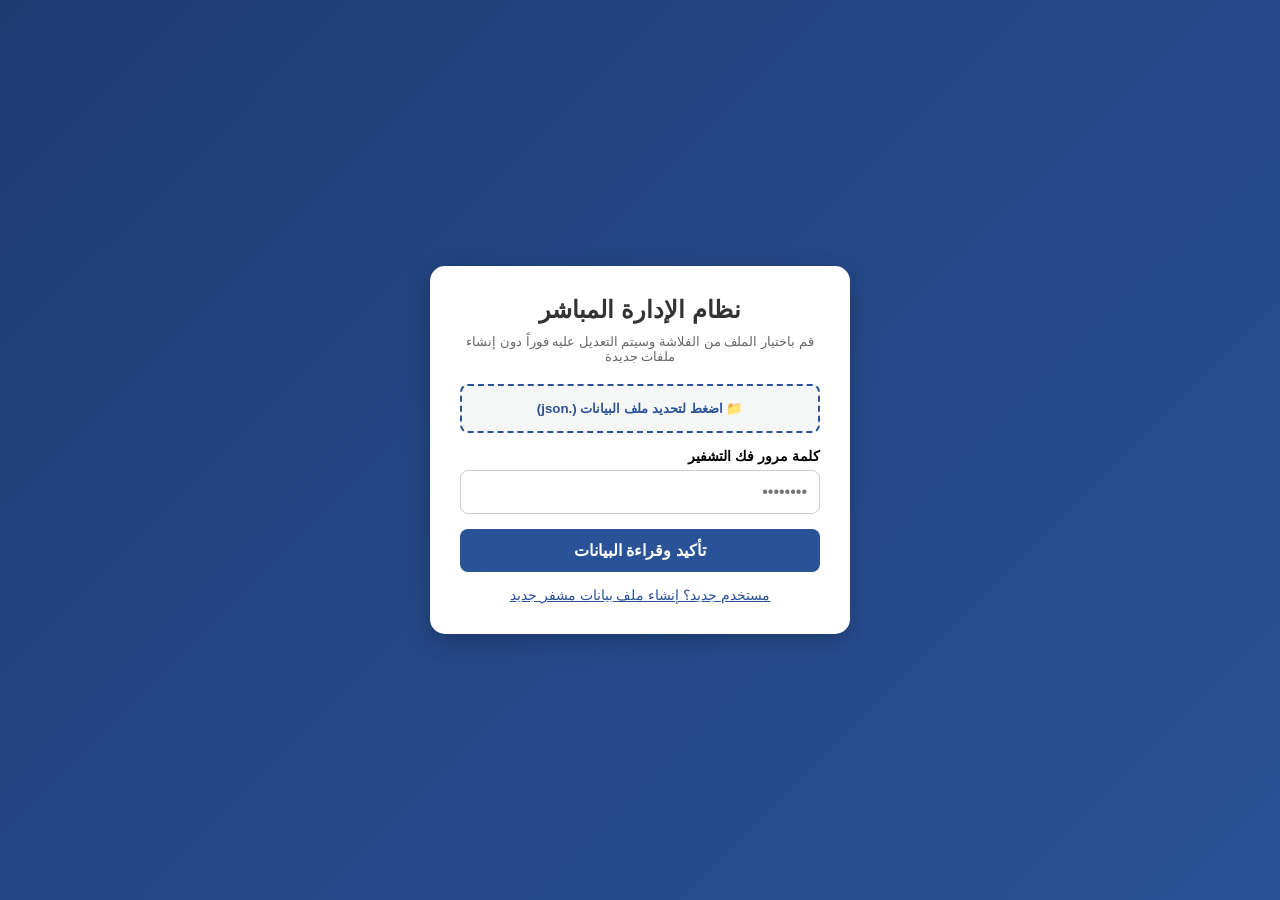
<file: inventory.html>
<!DOCTYPE html>
<html lang="ar" dir="rtl">
<head>
    <meta charset="UTF-8">
    <meta name="viewport" content="width=device-width, initial-scale=1.0">
    <title>إدارة المستودعات - نظام الفواتير المطور</title>
    <link rel="stylesheet" href="https://cdnjs.cloudflare.com/ajax/libs/font-awesome/6.0.0/css/all.min.css">
    <style>
        :root { --primary: #2c3e50; --secondary: #34495e; --success: #2ecc71; --danger: #e74c3c; --warning: #f39c12; --info: #3498db; --bg: #f4f7f6; }
        * { box-sizing: border-box; margin: 0; padding: 0; font-family: 'Segoe UI', sans-serif; }
        body { background-color: var(--bg); color: #333; padding-bottom: 60px; }
        header { background: var(--primary); color: white; padding: 15px 20px; display: flex; justify-content: space-between; align-items: center; }
        .lang-controls { display: flex; gap: 5px; align-items: center; }
        .nav-btn { background: rgba(255,255,255,0.2); border: none; color: white; padding: 6px 12px; border-radius: 5px; cursor: pointer; text-decoration: none; font-size: 14px; }
        .screens-menu { display: flex; background: var(--secondary); justify-content: space-around; padding: 10px 0; overflow-x: auto; }
        .menu-item { color: #ccc; cursor: pointer; font-size: 14px; font-weight: bold; padding: 8px 15px; border-radius: 20px; display: flex; align-items: center; gap: 6px; white-space: nowrap; }
        .menu-item:hover, .menu-item.active { background: var(--primary); color: white; }
        .container { padding: 20px; max-width: 1200px; margin: 0 auto; }
        .screen { display: none; background: white; padding: 25px; border-radius: 12px; box-shadow: 0 4px 10px rgba(0,0,0,0.05); }
        .screen.active { display: block; }
        .screen h3 { margin-bottom: 20px; color: var(--primary); border-bottom: 2px solid #eee; padding-bottom: 10px; }
        .grid-form { display: grid; grid-template-columns: repeat(auto-fit, minmax(220px, 1fr)); gap: 15px; margin-bottom: 15px; }
        .form-group { text-align: right; }
        [dir="ltr"] .form-group { text-align: left; }
        .form-group label { display: block; margin-bottom: 5px; font-weight: bold; font-size: 13px; color: #555; }
        .form-group input, .form-group select { width: 100%; padding: 10px; border: 1px solid #ccc; border-radius: 6px; }
        .btn-submit { color: white; border: none; padding: 12px 25px; border-radius: 6px; cursor: pointer; font-weight: bold; width: 100%; font-size: 16px; }
        table { width: 100%; border-collapse: collapse; text-align: right; font-size: 14px; margin-top: 15px; }
        [dir="ltr"] table { text-align: left; }
        th, td { padding: 12px 15px; border-bottom: 1px solid #eee; }
        th { background-color: var(--primary); color: white; }
        .action-btn { border: none; padding: 5px 10px; border-radius: 4px; cursor: pointer; color: white; margin-left: 5px; font-weight: bold; }
        .stats-grid { display: grid; grid-template-columns: repeat(auto-fit, minmax(200px, 1fr)); gap: 15px; margin-bottom: 25px; }
        .stat-card { padding: 20px; border-radius: 8px; color: white; text-align: center; }
        .no-data { text-align: center; color: #888; padding: 20px; }

        /* تصميم نافذة الفاتورة المنبثقة (Modal) والطباعة */
        .modal { display: none; position: fixed; top: 0; left: 0; width: 100%; height: 100%; background: rgba(0,0,0,0.5); justify-content: center; align-items: center; z-index: 9999; }
        .modal-content { background: white; padding: 30px; border-radius: 12px; width: 100%; max-width: 700px; max-height: 90vh; overflow-y: auto; box-shadow: 0 5px 15px rgba(0,0,0,0.3); }
        .invoice-box { border: 1px solid #ddd; padding: 20px; background: #fff; }
        .invoice-header { display: flex; justify-content: space-between; border-bottom: 2px solid #2c3e50; padding-bottom: 15px; margin-bottom: 15px; }
        .invoice-details { display: flex; justify-content: space-between; margin-bottom: 20px; font-size: 13px; background: #f9f9f9; padding: 10px; border-radius: 6px; }
        .print-actions { display: flex; gap: 10px; margin-top: 20px; }

        @media print {
            body * { visibility: hidden; }
            .modal, .modal * { visibility: visible; }
            .modal { position: absolute; top: 0; left: 0; width: 100%; background: none; }
            .print-actions, .nav-btn { display: none !important; }
        }
    </style>
</head>
<body>

    <header>
        <h2 id="page-title">إدارة المستودعات والفواتير</h2>
        <div class="lang-controls">
            <a href="dashboard.html" class="nav-btn">🏠 الرئيسية</a>
            <button class="nav-btn" style="background:var(--success);" onclick="saveAndExit()">💾 حفظ الخروج للملف</button>
        </div>
    </header>

    <div class="screens-menu">
        <div class="menu-item active" id="m-view" onclick="switchScreen('screen-view')"><i class="fas fa-boxes"></i> <span>عرض المنتجات</span></div>
        <div class="menu-item" id="m-manage" onclick="switchScreen('screen-manage')"><i class="fas fa-tools"></i> <span>التحكم بالمنتجات</span></div>
        <div class="menu-item" id="m-tx" onclick="switchScreen('screen-tx')"><i class="fas fa-exchange-alt"></i> <span>بيع / شراء</span></div>
        <div class="menu-item" id="m-audit" onclick="switchScreen('screen-audit')"><i class="fas fa-calculator"></i> <span>الجرد المخزني</span></div>
    </div>

    <div class="container">
        <div id="screen-view" class="screen active">
            <h3>قائمة المنتجات الحالية في المستودع</h3>
            <table>
                <thead>
                    <tr><th>باركود / كود</th><th>اسم المنتج</th><th>الكمية المتوفرة</th><th>سعر الشراء</th><th>سعر البيع</th></tr>
                </thead>
                <tbody id="viewProductsBody"></tbody>
            </table>
        </div>

        <div id="screen-manage" class="screen">
            <h3 id="manage-title">إضافة منتج جديد</h3>
            <form id="productForm" onsubmit="handleProductSubmit(event)">
                <input type="hidden" id="prodIndex">
                <div class="grid-form">
                    <div class="form-group"><label>كود المنتج / الباركود</label><input type="text" id="prodCode" required></div>
                    <div class="form-group"><label>اسم المنتج</label><input type="text" id="prodName" required></div>
                    <div class="form-group"><label>الكمية الابتدائية</label><input type="number" id="prodQty" min="0" required></div>
                    <div class="form-group"><label>سعر الشراء (€)</label><input type="number" step="0.01" id="prodCost" required></div>
                    <div class="form-group"><label>سعر البيع (€)</label><input type="number" step="0.01" id="prodPrice" required></div>
                </div>
                <button type="submit" class="btn-submit" style="background:var(--info);" id="btnProductSubmit">إضافة المنتج للمستودع</button>
            </form>

            <h3 style="margin-top:30px;">تعديل أو حذف المنتجات الحالية</h3>
            <table>
                <thead>
                    <tr><th>اسم المنتج</th><th>الكود</th><th>الكمية</th><th>الإجراءات</th></tr>
                </thead>
                <tbody id="manageProductsBody"></tbody>
            </table>
        </div>

        <div id="screen-tx" class="screen">
            <h3>تسجيل عملية (بيع / شراء)</h3>
            <form id="txForm" onsubmit="handleTransaction(event)">
                <div class="grid-form">
                    <div class="form-group">
                        <label>نوع العملية</label>
                        <select id="txType" required>
                            <option value="sell">عملية بيع (إلى عميل)</option>
                            <option value="buy">عملية شراء (من مورد/عميل)</option>
                        </select>
                    </div>
                    <div class="form-group">
                        <label>اختيار العميل</label>
                        <select id="txCustomer" required>
                            <option value="">-- اختر العميل المقترن --</option>
                        </select>
                    </div>
                    <div class="form-group">
                        <label>اختيار المنتج</label>
                        <select id="txProduct" required>
                            <option value="">-- اختر المنتج --</option>
                        </select>
                    </div>
                    <div class="form-group"><label>الكمية</label><input type="number" id="txQty" min="1" required></div>
                </div>
                <button type="submit" class="btn-submit" style="background:var(--success);">تنفيذ العملية وتحديث المخزن</button>
            </form>

            <h3 style="margin-top:30px;">سجل آخر العمليات والـفـواتـيـر</h3>
            <table>
                <thead>
                    <tr><th>النوع</th><th>العميل</th><th>المنتج</th><th>الكمية</th><th>الفاتورة</th></tr>
                </thead>
                <tbody id="txHistoryBody"></tbody>
            </table>
        </div>

        <div id="screen-audit" class="screen">
            <h3>لوحة جرد المستودع الفورية</h3>
            <div class="stats-grid">
                <div class="stat-card" style="background:var(--primary);">
                    <h4>إجمالي الأنواع الفرعية</h4>
                    <p id="stat-total-types">0</p>
                </div>
                <div class="stat-card" style="background:var(--info);">
                    <h4>إجمالي قطع المخزن الكلي</h4>
                    <p id="stat-total-items">0</p>
                </div>
                <div class="stat-card" style="background:var(--success);">
                    <h4>القيمة المالية للمخزن</h4>
                    <p id="stat-total-value">0 €</p>
                </div>
            </div>
            <table>
                <thead><tr><th>اسم المنتج</th><th>الكمية الحالية</th><th>حالة التوفر</th></tr></thead>
                <tbody id="auditTableBody"></tbody>
            </table>
        </div>
    </div>

    <div id="invoiceModal" class="modal">
        <div class="modal-content">
            <div class="invoice-box" id="printArea">
                <div class="invoice-header">
                    <div>
                        <h2 style="color:var(--primary);">نظام الإدارة المحمول</h2>
                        <p style="font-size:12px; color:#666;">فاتورة رسمية ضريبية رقمية</p>
                    </div>
                    <div style="text-align: left;">
                        <h4 id="invId">رقم الفاتورة: #0000</h4>
                        <p id="invDate" style="font-size:12px;"></p>
                    </div>
                </div>
                <div class="invoice-details">
                    <div>
                        <strong>صادرة إلى الطرف الثاني:</strong>
                        <p id="invCustName"></p>
                        <p id="invCustDetails" style="color:#555; font-size:12px;"></p>
                    </div>
                    <div style="text-align: left;">
                        <strong>نوع الحركة المالية:</strong>
                        <p id="invTxType" style="font-weight: bold;"></p>
                    </div>
                </div>
                <table>
                    <thead>
                        <tr><th>البيان / المنتج</th><th>الكمية</th><th>سعر الوحدة</th><th>الإجمالي الفرعي</th></tr>
                    </thead>
                    <tbody>
                        <tr>
                            <td id="invProdName"></td>
                            <td id="invQty"></td>
                            <td id="invUnitPrice"></td>
                            <td id="invSubTotal"></td>
                        </tr>
                    </tbody>
                </table>
                <div style="margin-top:20px; text-align: left; font-size:14px; line-height:1.8;">
                    <p>الإجمالي المالي قبل الضريبة: <span id="invCalcSub"></span> €</p>
                    <p>ضريبة القيمة المضافة (19%): <span id="invCalcTax"></span> €</p>
                    <hr style="margin:5px 0; border:0; border-top:1px dashed #aaa;">
                    <p style="font-size:18px; font-weight:bold; color:var(--primary);">الصافي الإجمالي النهائي: <span id="invCalcTotal"></span> €</p>
                </div>
            </div>
            <div class="print-actions">
                <button class="action-btn" style="background:var(--success); padding:10px 20px;" onclick="window.print()"><i class="fas fa-print"></i> طباعة الفاتورة أو حفظ كـ PDF</button>
                <button class="action-btn" style="background:var(--danger); padding:10px 20px;" onclick="closeInvoice()">إغلاق</button>
            </div>
        </div>
    </div>

    <script src="common.js"></script>
    <script>
        // حماية الصفحة: إذا لم تُفتح جلسة صالحة، يعود لصفحة الدخول
        if(!sessionStorage.getItem('current_db_pass')) {
            window.location.href = "index.html";
        }
        let products = JSON.parse(sessionStorage.getItem('products')) || [];
        let customers = JSON.parse(sessionStorage.getItem('customers')) || [];
        let transactions = JSON.parse(sessionStorage.getItem('transactions')) || [];

        function switchScreen(screenId) {
            document.querySelectorAll('.screen').forEach(s => s.classList.remove('active'));
            document.querySelectorAll('.menu-item').forEach(m => m.classList.remove('active'));
            document.getElementById(screenId).classList.add('active');
            resetProductForm();
            renderAll();
        }

        function renderAll() {
            sessionStorage.setItem('products', JSON.stringify(products));
            sessionStorage.setItem('transactions', JSON.stringify(transactions));

            // تحديث شاشة العرض
            const viewBody = document.getElementById('viewProductsBody');
            viewBody.innerHTML = products.length === 0 ? '<tr><td colspan="5" class="no-data">المستودع فارغ</td></tr>' : '';
            products.forEach(p => { viewBody.innerHTML += `<tr><td>${esc(p.code)}</td><td>${esc(p.name)}</td><td>${esc(p.qty)}</td><td>${esc(p.cost)} €</td><td>${esc(p.price)} €</td></tr>`; });

            // تحديث شاشة التحكم
            const manageBody = document.getElementById('manageProductsBody');
            manageBody.innerHTML = products.length === 0 ? '<tr><td colspan="4" class="no-data">لا توجد منتجات</td></tr>' : '';
            products.forEach((p, idx) => {
                manageBody.innerHTML += `<tr><td>${esc(p.name)}</td><td>${esc(p.code)}</td><td>${esc(p.qty)}</td><td>
                    <button class="action-btn" style="background:var(--warning)" onclick="editProduct(${idx})">تعديل</button>
                    <button class="action-btn" style="background:var(--danger)" onclick="deleteProduct(${idx})">حذف</button>
                </td></tr>`;
            });

            // تجهيز القوائم
            const custSelect = document.getElementById('txCustomer');
            custSelect.innerHTML = '<option value="">-- اختر العميل المقترن --</option>';
            customers.forEach((c, idx) => { custSelect.innerHTML += `<option value="${idx}">${esc(c.name)}</option>`; });

            const prodSelect = document.getElementById('txProduct');
            prodSelect.innerHTML = '<option value="">-- اختر المنتج --</option>';
            products.forEach((p, idx) => { prodSelect.innerHTML += `<option value="${idx}">${esc(p.name)} (المتاح: ${esc(p.qty)})</option>`; });

            // تحديث جدول العمليات وتوليد الفاتورة
            const txBody = document.getElementById('txHistoryBody');
            txBody.innerHTML = transactions.length === 0 ? '<tr><td colspan="5" class="no-data">لا توجد عمليات</td></tr>' : '';
            transactions.forEach((t, idx) => {
                const badge = t.type === 'sell' ? '<span style="color:var(--danger)">بيع</span>' : '<span style="color:var(--success)">شراء</span>';
                txBody.innerHTML += `<tr><td>${badge}</td><td>${esc(t.customerName)}</td><td>${esc(t.productName)}</td><td>${esc(t.qty)}</td><td>
                    <button class="action-btn" style="background:var(--info)" onclick="generateInvoice(${idx})"><i class="fas fa-file-invoice-dollar"></i> الفاتورة</button>
                </td></tr>`;
            });

            // شاشة الجرد
            let totalItems = 0; let totalValue = 0;
            const auditBody = document.getElementById('auditTableBody');
            auditBody.innerHTML = '';
            products.forEach(p => {
                totalItems += parseInt(p.qty); totalValue += (parseInt(p.qty) * parseFloat(p.cost));
                let status = parseInt(p.qty) <= 5 ? '<span style="color:var(--warning)">حرجة</span>' : '<span style="color:var(--success)">آمنة</span>';
                auditBody.innerHTML += `<tr><td>${p.name}</td><td>${p.qty}</td><td>${status}</td></tr>`;
            });
            document.getElementById('stat-total-types').innerText = products.length;
            document.getElementById('stat-total-items').innerText = totalItems;
            document.getElementById('stat-total-value').innerText = totalValue.toFixed(2) + ' €';
        }

        function handleProductSubmit(e) {
            e.preventDefault();
            const idx = document.getElementById('prodIndex').value;
            const data = {
                code: document.getElementById('prodCode').value, name: document.getElementById('prodName').value,
                qty: document.getElementById('prodQty').value, cost: document.getElementById('prodCost').value, price: document.getElementById('prodPrice').value
            };
            if(idx === "") products.push(data); else products[idx] = data;
            switchScreen('screen-view');
        }

        function editProduct(idx) {
            const p = products[idx]; document.getElementById('prodIndex').value = idx;
            document.getElementById('prodCode').value = p.code; document.getElementById('prodName').value = p.name;
            document.getElementById('prodQty').value = p.qty; document.getElementById('prodCost').value = p.cost; document.getElementById('prodPrice').value = p.price;
            document.getElementById('manage-title').innerText = "تعديل المنتج";
        }

        function deleteProduct(idx) { if(confirm("تأكيد الحذف؟")) { products.splice(idx, 1); renderAll(); } }
        function resetProductForm() { document.getElementById('productForm').reset(); document.getElementById('prodIndex').value = ""; document.getElementById('manage-title').innerText = "إضافة منتج جديد"; }

        function handleTransaction(e) {
            e.preventDefault();
            const type = document.getElementById('txType').value;
            const custIdx = document.getElementById('txCustomer').value;
            const prodIdx = document.getElementById('txProduct').value;
            const qty = parseInt(document.getElementById('txQty').value);

            let product = products[prodIdx]; let customer = customers[custIdx];
            if(type === 'sell' && parseInt(product.qty) < qty) { alert("المخزون غير كافٍ!"); return; }

            product.qty = type === 'sell' ? parseInt(product.qty) - qty : parseInt(product.qty) + qty;

            // حفظ بيانات الطرف الثاني والأسعار بدقة متناهية للفاتورة
            transactions.unshift({
                id: Math.floor(1000 + Math.random() * 9000), type: type,
                customerName: customer.name, customerType: customer.type,
                customerEmail: customer.email, customerPhone: customer.phone,
                customerAddress: customer.address, crNo: customer.crNo || '', ustNo: customer.ustNo || '',
                productName: product.name, qty: qty,
                unitPrice: type === 'sell' ? product.price : product.cost,
                date: new Date().toLocaleString()
            });

            document.getElementById('txForm').reset();
            switchScreen('screen-view');
        }

        // دالة توليد وعرض الفاتورة الفورية
        function generateInvoice(idx) {
            const t = transactions[idx];
            document.getElementById('invId').innerText = "رقم الفاتورة: #" + t.id;
            document.getElementById('invDate').innerText = "التاريخ: " + t.date;
            document.getElementById('invCustName').innerText = t.customerName;
            
            // صياغة بيانات العميل بناءً على كونه فرداً أو شركة قانونية
            let details = `الهاتف: ${esc(t.customerPhone)} | العنوان: ${esc(t.customerAddress)}`;
            if(t.customerType === 'company') details += `<br>سجل تجاري (HRB): ${esc(t.crNo)} | رقم ضريبي (Ust-IdNr): ${esc(t.ustNo)}`;
            document.getElementById('invCustDetails').innerHTML = details;

            document.getElementById('invTxType').innerText = t.type === 'sell' ? "فاتورة مبيعات صادرة" : "فاتورة توريد / مشتريات";
            document.getElementById('invProdName').innerText = t.productName;
            document.getElementById('invQty').innerText = t.qty;
            document.getElementById('invUnitPrice').innerText = parseFloat(t.unitPrice).toFixed(2) + " €";
            
            // العمليات الحسابية والضريبية المعتمدة
            const sub = t.qty * parseFloat(t.unitPrice);
            const tax = sub * 0.19;
            const total = sub + tax;

            document.getElementById('invSubTotal').innerText = sub.toFixed(2) + " €";
            document.getElementById('invCalcSub').innerText = sub.toFixed(2);
            document.getElementById('invCalcTax').innerText = tax.toFixed(2);
            document.getElementById('invCalcTotal').innerText = total.toFixed(2);

            document.getElementById('invoiceModal').style.display = "flex";
        }

        function closeInvoice() { document.getElementById('invoiceModal').style.display = "none"; }

        // الحفظ الموحد: يحفظ كل الأقسام مشفرة في الملف الأصلي مباشرة إن أمكن
        async function saveAndExit() {
            sessionStorage.setItem('products', JSON.stringify(products));
            sessionStorage.setItem('transactions', JSON.stringify(transactions));
            await saveDbAndExit("تم حفظ كل التعديلات بنجاح وإغلاق الجلسة!");
        }
        renderAll();
    </script>
</body>
</html>
</file>
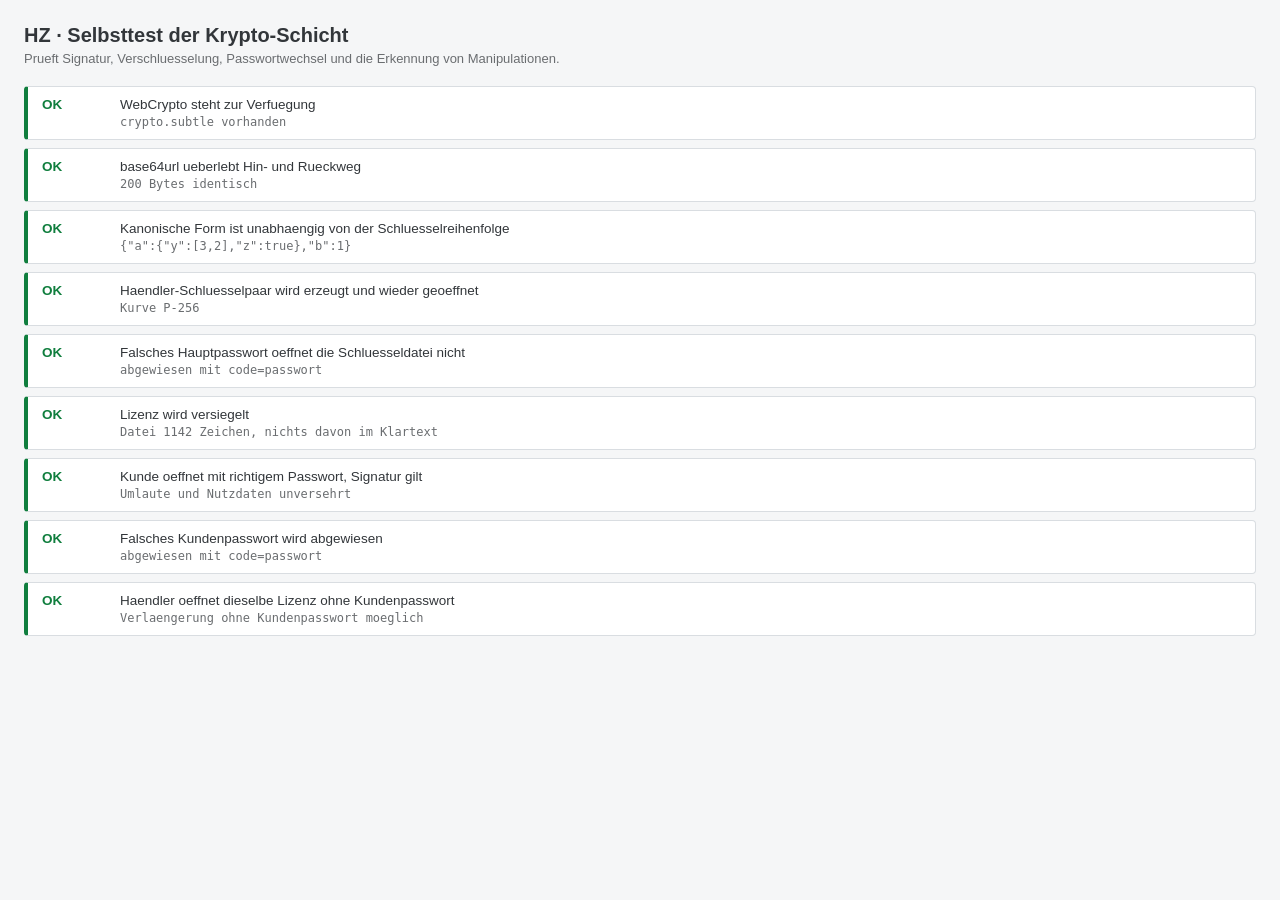
<file: test/selbsttest.html>
<!DOCTYPE html>
<html lang="de">
<head>
<meta charset="UTF-8">
<meta name="viewport" content="width=device-width, initial-scale=1.0">
<title>HZ · Selbsttest</title>
<style>
  body{font-family:"Segoe UI",Arial,sans-serif;background:#f5f6f7;color:#32363a;margin:0;padding:24px;}
  h1{font-size:20px;margin:0 0 4px;}
  .sub{color:#6a6d70;font-size:13px;margin:0 0 20px;}
  .fall{background:#fff;border:1px solid #d9dde1;border-left-width:4px;border-radius:4px;
        padding:10px 14px;margin-bottom:8px;font-size:13.5px;display:flex;gap:12px;align-items:flex-start;}
  .fall.ok{border-left-color:#107e3e;}
  .fall.fehler{border-left-color:#bb0000;background:#fdecec;}
  .marke{font-weight:700;flex-shrink:0;width:66px;}
  .fall.ok .marke{color:#107e3e;}
  .fall.fehler .marke{color:#bb0000;}
  .detail{color:#6a6d70;font-size:12px;margin-top:3px;font-family:Consolas,monospace;word-break:break-all;}
  #summe{margin-top:18px;padding:14px 16px;border-radius:4px;font-weight:700;font-size:15px;}
  #summe.ok{background:#eaf6ee;color:#107e3e;border:1px solid #c5e8d1;}
  #summe.fehler{background:#fdecec;color:#bb0000;border:1px solid #f3c8c8;}
</style>
</head>
<body>
  <h1>HZ · Selbsttest der Krypto-Schicht</h1>
  <p class="sub">Prueft Signatur, Verschluesselung, Passwortwechsel und die Erkennung von Manipulationen.</p>
  <div id="ausgabe"></div>
  <div id="summe"></div>

<script src="../src/core/hz-crypto.js"></script>
<script src="../src/core/hz-license.js"></script>
<script src="../src/core/hz-keystore.js"></script>
<script>
(async function () {
  var ausgabe = document.getElementById('ausgabe');
  var bestanden = 0, gefallen = 0;

  function melde(ok, name, detail) {
    var d = document.createElement('div');
    d.className = 'fall ' + (ok ? 'ok' : 'fehler');
    d.innerHTML = '<div class="marke">' + (ok ? 'OK' : 'FEHLER') + '</div>' +
                  '<div><div>' + name + '</div>' +
                  (detail ? '<div class="detail">' + String(detail).replace(/</g, '&lt;') + '</div>' : '') +
                  '</div>';
    ausgabe.appendChild(d);
    ok ? bestanden++ : gefallen++;
  }

  async function pruefe(name, fn) {
    try {
      var detail = await fn();
      melde(true, name, detail);
    } catch (e) {
      melde(false, name, e && e.message ? e.message : String(e));
    }
  }

  function behaupte(bedingung, text) {
    if (!bedingung) throw new Error(text || 'Behauptung nicht erfuellt');
  }

  var K = HZ.crypto, L = HZ.license;

  // ---------------------------------------------------------------
  await pruefe('WebCrypto steht zur Verfuegung', function () {
    behaupte(K.verfuegbar(), 'crypto.subtle fehlt - laeuft die Seite ueber http:// ?');
    return 'crypto.subtle vorhanden';
  });

  await pruefe('base64url ueberlebt Hin- und Rueckweg', function () {
    var roh = K.randomBytes(200);
    var zurueck = K.b64uToBytes(K.bytesToB64u(roh));
    behaupte(roh.length === zurueck.length, 'Laenge weicht ab');
    for (var i = 0; i < roh.length; i++) behaupte(roh[i] === zurueck[i], 'Byte ' + i + ' weicht ab');
    return '200 Bytes identisch';
  });

  await pruefe('Kanonische Form ist unabhaengig von der Schluesselreihenfolge', function () {
    var a = K.canonical({ b: 1, a: { z: true, y: [3, 2] } });
    var b = K.canonical({ a: { y: [3, 2], z: true }, b: 1 });
    behaupte(a === b, 'Reihenfolge veraendert das Ergebnis');
    behaupte(K.canonical({ a: 1, b: undefined }) === '{"a":1}', 'undefined nicht entfernt');
    return a;
  });

  // ---------------------------------------------------------------
  var HAUPTPASSWORT = 'haendler-hauptpasswort-2026';
  var schluessel;

  await pruefe('Haendler-Schluesselpaar wird erzeugt und wieder geoeffnet', async function () {
    var erzeugt = await HZ.keystore.erzeugen(HAUPTPASSWORT);
    behaupte(HZ.keystore.istKeystore(erzeugt.datei), 'Kein gueltiger Keystore');
    behaupte(!erzeugt.datei.oeffentlich.signatur.d, 'Privater Anteil im oeffentlichen Schluessel!');
    schluessel = await HZ.keystore.oeffnen(erzeugt.datei, HAUPTPASSWORT);
    behaupte(schluessel.privat.signatur.d, 'Privater Schluessel fehlt nach dem Oeffnen');
    return 'Kurve ' + erzeugt.datei.oeffentlich.signatur.crv;
  });

  await pruefe('Falsches Hauptpasswort oeffnet die Schluesseldatei nicht', async function () {
    var erzeugt = await HZ.keystore.erzeugen(HAUPTPASSWORT);
    try {
      await HZ.keystore.oeffnen(erzeugt.datei, 'falsch');
    } catch (e) {
      behaupte(e.code === 'passwort', 'Falscher Fehlercode: ' + e.code);
      return 'abgewiesen mit code=passwort';
    }
    throw new Error('Die Schluesseldatei liess sich mit falschem Passwort oeffnen');
  });

  // ---------------------------------------------------------------
  var verifyKey = await K.verifyKeyImportieren(schluessel.oeffentlich.signatur);
  var KUNDENPASSWORT = 'Kunden-Passwort-01';
  var lizenz;

  var inhaltVorlage = {
    lizenzId: K.uuid(),
    kunde: 'Müller & Söhne GmbH',
    ausgestelltAm: new Date().toISOString(),
    gueltigBis: '2027-12-31',
    module: { zeiterfassung: true, hauptbuch: true, lager: false, lohn: false, crm: false },
    daten: { zeiterfassung: { '2026-08-01': [{ kommen: '08:00', gehen: '16:30', pause1: 30 }] } }
  };

  await pruefe('Lizenz wird versiegelt', async function () {
    lizenz = await L.versiegeln(inhaltVorlage, {
      passwort: KUNDENPASSWORT,
      signKey: schluessel.signKey,
      haendlerPubJwk: schluessel.oeffentlich.transport
    });
    behaupte(L.istHZL2(lizenz.datei), 'Format nicht HZL2');
    var roh = JSON.stringify(lizenz.datei);
    behaupte(roh.indexOf('Müller') === -1, 'Kundenname steht im Klartext in der Datei!');
    behaupte(roh.indexOf('zeiterfassung') === -1, 'Modulnamen stehen im Klartext in der Datei!');
    return 'Datei ' + roh.length + ' Zeichen, nichts davon im Klartext';
  });

  await pruefe('Kunde oeffnet mit richtigem Passwort, Signatur gilt', async function () {
    var auf = await L.oeffnenMitPasswort(lizenz.datei, KUNDENPASSWORT, verifyKey);
    behaupte(auf.signaturOk === true, 'Signatur wurde nicht anerkannt');
    behaupte(auf.inhalt.kunde === 'Müller & Söhne GmbH', 'Kundenname stimmt nicht');
    behaupte(auf.inhalt.daten.zeiterfassung['2026-08-01'][0].kommen === '08:00', 'Nutzdaten fehlen');
    return 'Umlaute und Nutzdaten unversehrt';
  });

  await pruefe('Falsches Kundenpasswort wird abgewiesen', async function () {
    try {
      await L.oeffnenMitPasswort(lizenz.datei, KUNDENPASSWORT + 'x', verifyKey);
    } catch (e) {
      behaupte(e.code === 'passwort', 'Falscher Fehlercode: ' + e.code);
      return 'abgewiesen mit code=passwort';
    }
    throw new Error('Falsches Passwort wurde akzeptiert');
  });

  await pruefe('Haendler oeffnet dieselbe Lizenz ohne Kundenpasswort', async function () {
    var auf = await L.oeffnenAlsHaendler(lizenz.datei, schluessel.privat.transport, verifyKey);
    behaupte(auf.signaturOk === true, 'Signatur wurde nicht anerkannt');
    behaupte(auf.inhalt.kunde === inhaltVorlage.kunde, 'Kundenname stimmt nicht');
    return 'Verlaengerung ohne Kundenpasswort moeglich';
  });

  await pruefe('Fremder Haendlerschluessel oeffnet die Lizenz nicht', async function () {
    var fremd = await HZ.keystore.erzeugen('anderes-passwort');
    var fremdOffen = await HZ.keystore.oeffnen(fremd.datei, 'anderes-passwort');
    try {
      await L.oeffnenAlsHaendler(lizenz.datei, fremdOffen.privat.transport, verifyKey);
    } catch (e) {
      behaupte(e.code === 'falscher-haendlerschluessel', 'Falscher Fehlercode: ' + e.code);
      return 'abgewiesen';
    }
    throw new Error('Fremder Schluessel konnte die Lizenz oeffnen');
  });

  // ---------------------------------------------------------------
  // Die eigentlichen Angriffe
  // ---------------------------------------------------------------
  await pruefe('ANGRIFF Laufzeit verlaengern wird erkannt', async function () {
    var auf = await L.oeffnenMitPasswort(lizenz.datei, KUNDENPASSWORT, verifyKey);
    auf.inhalt.gueltigBis = '2099-12-31';
    var kopie = JSON.parse(JSON.stringify(lizenz.datei));
    await L.inhaltSchreiben(kopie, auf.dek, auf.inhalt);
    var erneut = await L.oeffnenMitPasswort(kopie, KUNDENPASSWORT, verifyKey);
    behaupte(erneut.signaturOk === false, 'Manipulierte Laufzeit wurde NICHT erkannt');
    return 'signaturOk = false';
  });

  await pruefe('ANGRIFF Module freischalten wird erkannt', async function () {
    var auf = await L.oeffnenMitPasswort(lizenz.datei, KUNDENPASSWORT, verifyKey);
    auf.inhalt.module.lager = true;
    auf.inhalt.module.crm = true;
    var kopie = JSON.parse(JSON.stringify(lizenz.datei));
    await L.inhaltSchreiben(kopie, auf.dek, auf.inhalt);
    var erneut = await L.oeffnenMitPasswort(kopie, KUNDENPASSWORT, verifyKey);
    behaupte(erneut.signaturOk === false, 'Selbstfreischaltung wurde NICHT erkannt');
    return 'signaturOk = false';
  });

  await pruefe('ANGRIFF Felder loeschen laeuft ins Leere', async function () {
    var auf = await L.oeffnenMitPasswort(lizenz.datei, KUNDENPASSWORT, verifyKey);
    delete auf.inhalt.gueltigBis;
    var kopie = JSON.parse(JSON.stringify(lizenz.datei));
    await L.inhaltSchreiben(kopie, auf.dek, auf.inhalt);
    var erneut = await L.oeffnenMitPasswort(kopie, KUNDENPASSWORT, verifyKey);
    behaupte(erneut.signaturOk === false, 'Fehlendes Ablaufdatum wurde nicht erkannt');
    behaupte(L.abgelaufen(erneut.inhalt) === true, 'Lizenz ohne Datum gilt faelschlich als gueltig');
    return 'signaturOk = false und abgelaufen = true';
  });

  await pruefe('ANGRIFF Signatur entfernen wird erkannt', async function () {
    var auf = await L.oeffnenMitPasswort(lizenz.datei, KUNDENPASSWORT, verifyKey);
    delete auf.inhalt.sig;
    var kopie = JSON.parse(JSON.stringify(lizenz.datei));
    await L.inhaltSchreiben(kopie, auf.dek, auf.inhalt);
    var erneut = await L.oeffnenMitPasswort(kopie, KUNDENPASSWORT, verifyKey);
    behaupte(erneut.signaturOk === false, 'Fehlende Signatur wurde akzeptiert');
    return 'signaturOk = false';
  });

  await pruefe('ANGRIFF Signatur einer anderen Lizenz einsetzen wird erkannt', async function () {
    var andere = await L.versiegeln(
      Object.assign({}, inhaltVorlage, { lizenzId: K.uuid(), kunde: 'Andere GmbH', gueltigBis: '2099-01-01' }),
      { passwort: 'x', signKey: schluessel.signKey, haendlerPubJwk: schluessel.oeffentlich.transport });
    var fremdeSig = andere.inhalt.sig;

    var auf = await L.oeffnenMitPasswort(lizenz.datei, KUNDENPASSWORT, verifyKey);
    auf.inhalt.gueltigBis = '2099-01-01';
    auf.inhalt.sig = fremdeSig;
    var kopie = JSON.parse(JSON.stringify(lizenz.datei));
    await L.inhaltSchreiben(kopie, auf.dek, auf.inhalt);
    var erneut = await L.oeffnenMitPasswort(kopie, KUNDENPASSWORT, verifyKey);
    behaupte(erneut.signaturOk === false, 'Fremde Signatur wurde akzeptiert');
    return 'signaturOk = false';
  });

  await pruefe('ANGRIFF Lizenz mit eigenem Schluessel neu signieren wird erkannt', async function () {
    var angreifer = await HZ.keystore.erzeugen('angreifer');
    var aOffen = await HZ.keystore.oeffnen(angreifer.datei, 'angreifer');
    var eigene = await L.versiegeln(
      Object.assign({}, inhaltVorlage, { gueltigBis: '2099-12-31',
        module: { zeiterfassung: true, hauptbuch: true, lager: true, lohn: true, crm: true } }),
      { passwort: 'x', signKey: aOffen.signKey, haendlerPubJwk: aOffen.oeffentlich.transport });

    var auf = await L.oeffnenMitPasswort(eigene.datei, 'x', verifyKey);
    behaupte(auf.signaturOk === false, 'Selbst ausgestellte Lizenz wurde anerkannt!');
    return 'signaturOk = false - fremder Aussteller faellt auf';
  });

  await pruefe('Nutzdaten aendern laesst die Signatur unberuehrt', async function () {
    var auf = await L.oeffnenMitPasswort(lizenz.datei, KUNDENPASSWORT, verifyKey);
    auf.inhalt.daten.zeiterfassung['2026-08-02'] = [{ kommen: '09:00', gehen: '17:00', pause1: 45 }];
    auf.inhalt.daten.hauptbuch = { konten: [], buchungen: [{ id: 1, betrag: 99.5 }] };
    var kopie = JSON.parse(JSON.stringify(lizenz.datei));
    await L.inhaltSchreiben(kopie, auf.dek, auf.inhalt);
    var erneut = await L.oeffnenMitPasswort(kopie, KUNDENPASSWORT, verifyKey);
    behaupte(erneut.signaturOk === true, 'Normales Speichern hat die Signatur zerstoert');
    behaupte(erneut.inhalt.daten.hauptbuch.buchungen[0].betrag === 99.5, 'Buchung ging verloren');
    return 'Kunde kann arbeiten, Signatur haelt';
  });

  await pruefe('Jedes Speichern nutzt einen neuen IV', async function () {
    var auf = await L.oeffnenMitPasswort(lizenz.datei, KUNDENPASSWORT, verifyKey);
    var a = JSON.parse(JSON.stringify(lizenz.datei));
    var b = JSON.parse(JSON.stringify(lizenz.datei));
    await L.inhaltSchreiben(a, auf.dek, auf.inhalt);
    await L.inhaltSchreiben(b, auf.dek, auf.inhalt);
    behaupte(a.payload.iv !== b.payload.iv, 'IV wurde wiederverwendet - schwerer Fehler');
    return 'IVs unterscheiden sich';
  });

  // ---------------------------------------------------------------
  await pruefe('Passwortwechsel behaelt Daten und Haendlerzugang', async function () {
    var auf = await L.oeffnenMitPasswort(lizenz.datei, KUNDENPASSWORT, verifyKey);
    var kopie = JSON.parse(JSON.stringify(lizenz.datei));
    await L.passwortSetzen(kopie, auf.dek, 'Ganz-Neues-Passwort-99');

    var mitNeu = await L.oeffnenMitPasswort(kopie, 'Ganz-Neues-Passwort-99', verifyKey);
    behaupte(mitNeu.signaturOk === true, 'Signatur nach Passwortwechsel ungueltig');
    behaupte(mitNeu.inhalt.daten.zeiterfassung['2026-08-01'][0].kommen === '08:00', 'Daten verloren');

    try {
      await L.oeffnenMitPasswort(kopie, KUNDENPASSWORT, verifyKey);
      throw new Error('Altes Passwort funktioniert weiterhin');
    } catch (e) {
      behaupte(e.code === 'passwort', e.message);
    }

    var alsHaendler = await L.oeffnenAlsHaendler(kopie, schluessel.privat.transport, verifyKey);
    behaupte(alsHaendler.inhalt.kunde === inhaltVorlage.kunde, 'Haendler ausgesperrt');
    return 'altes Passwort tot, Haendlerzugang intakt';
  });

  await pruefe('Verlaengerung durch den Haendler erzeugt eine gueltige Signatur', async function () {
    var auf = await L.oeffnenAlsHaendler(lizenz.datei, schluessel.privat.transport, verifyKey);
    auf.inhalt.gueltigBis = '2028-06-30';
    auf.inhalt.module.lager = true;
    await L.neuSignieren(auf.inhalt, schluessel.signKey);
    var kopie = JSON.parse(JSON.stringify(lizenz.datei));
    await L.inhaltSchreiben(kopie, auf.dek, auf.inhalt);

    var beimKunden = await L.oeffnenMitPasswort(kopie, KUNDENPASSWORT, verifyKey);
    behaupte(beimKunden.signaturOk === true, 'Neu signierte Lizenz wird abgelehnt');
    behaupte(beimKunden.inhalt.gueltigBis === '2028-06-30', 'Laufzeit nicht uebernommen');
    behaupte(beimKunden.inhalt.module.lager === true, 'Modul nicht freigeschaltet');
    behaupte(beimKunden.inhalt.daten.zeiterfassung['2026-08-01'], 'Kundendaten beim Upgrade verloren');
    return 'Upgrade gueltig, Daten erhalten';
  });

  // ---------------------------------------------------------------
  await pruefe('Ablaufpruefung rechnet in lokaler Zeit', function () {
    behaupte(L.abgelaufen({ gueltigBis: '2000-01-01' }) === true, 'Altes Datum gilt als gueltig');
    behaupte(L.abgelaufen({ gueltigBis: '2099-01-01' }) === false, 'Zukunft gilt als abgelaufen');
    behaupte(L.abgelaufen({}) === true, 'Fehlendes Datum gilt als gueltig');
    behaupte(L.abgelaufen({ gueltigBis: 'unsinn' }) === true, 'Unsinniges Datum gilt als gueltig');
    var heute = new Date();
    var heuteIso = heute.getFullYear() + '-' +
      String(heute.getMonth() + 1).padStart(2, '0') + '-' +
      String(heute.getDate()).padStart(2, '0');
    behaupte(L.abgelaufen({ gueltigBis: heuteIso }) === false, 'Letzter Tag wird schon gesperrt');
    behaupte(L.tageBisAblauf({ gueltigBis: heuteIso }) === 0, 'Restlaufzeit heute ist nicht 0');
    return 'Heute = ' + heuteIso + ', gilt noch';
  });

  await pruefe('Passwortgenerator liefert genuegend Entropie', function () {
    var pw = K.passwortErzeugen(14);
    behaupte(pw.length === 14, 'Falsche Laenge');
    behaupte(!/[IlO01]/.test(pw), 'Verwechselbare Zeichen enthalten: ' + pw);
    var st = K.passwortStaerke(pw);
    behaupte(st.bits >= 60, 'Zu schwach: ' + st.bits + ' Bit');
    var alle = {};
    for (var i = 0; i < 300; i++) alle[K.passwortErzeugen(14)] = 1;
    behaupte(Object.keys(alle).length === 300, 'Doppelte Passwoerter erzeugt');
    return pw + ' (' + st.bits + ' Bit, ' + st.text + ')';
  });

  await pruefe('Altformat wird als solches erkannt', function () {
    var alt = { lizenzId: 'x', kunde: 'Alt GmbH', gueltigBis: '2026-01-01',
                auth: { salt: 'aa', hash: 'bb' }, module: {}, daten: {} };
    behaupte(L.istAltformat(alt) === true, 'Altformat nicht erkannt');
    behaupte(L.istHZL2(alt) === false, 'Altformat faelschlich als HZL2 erkannt');
    behaupte(L.istAltformat(lizenz.datei) === false, 'HZL2 faelschlich als Altformat erkannt');
    return 'Unterscheidung funktioniert';
  });

  // ---------------------------------------------------------------
  var summe = document.getElementById('summe');
  summe.className = gefallen === 0 ? 'ok' : 'fehler';
  summe.textContent = gefallen === 0
    ? bestanden + ' von ' + bestanden + ' Pruefungen bestanden.'
    : gefallen + ' von ' + (bestanden + gefallen) + ' Pruefungen fehlgeschlagen.';
  document.title = (gefallen === 0 ? 'OK ' : 'FEHLER ') + bestanden + '/' + (bestanden + gefallen);
  window.__testErgebnis = { bestanden: bestanden, gefallen: gefallen };
})();
</script>
</body>
</html>
</file>
